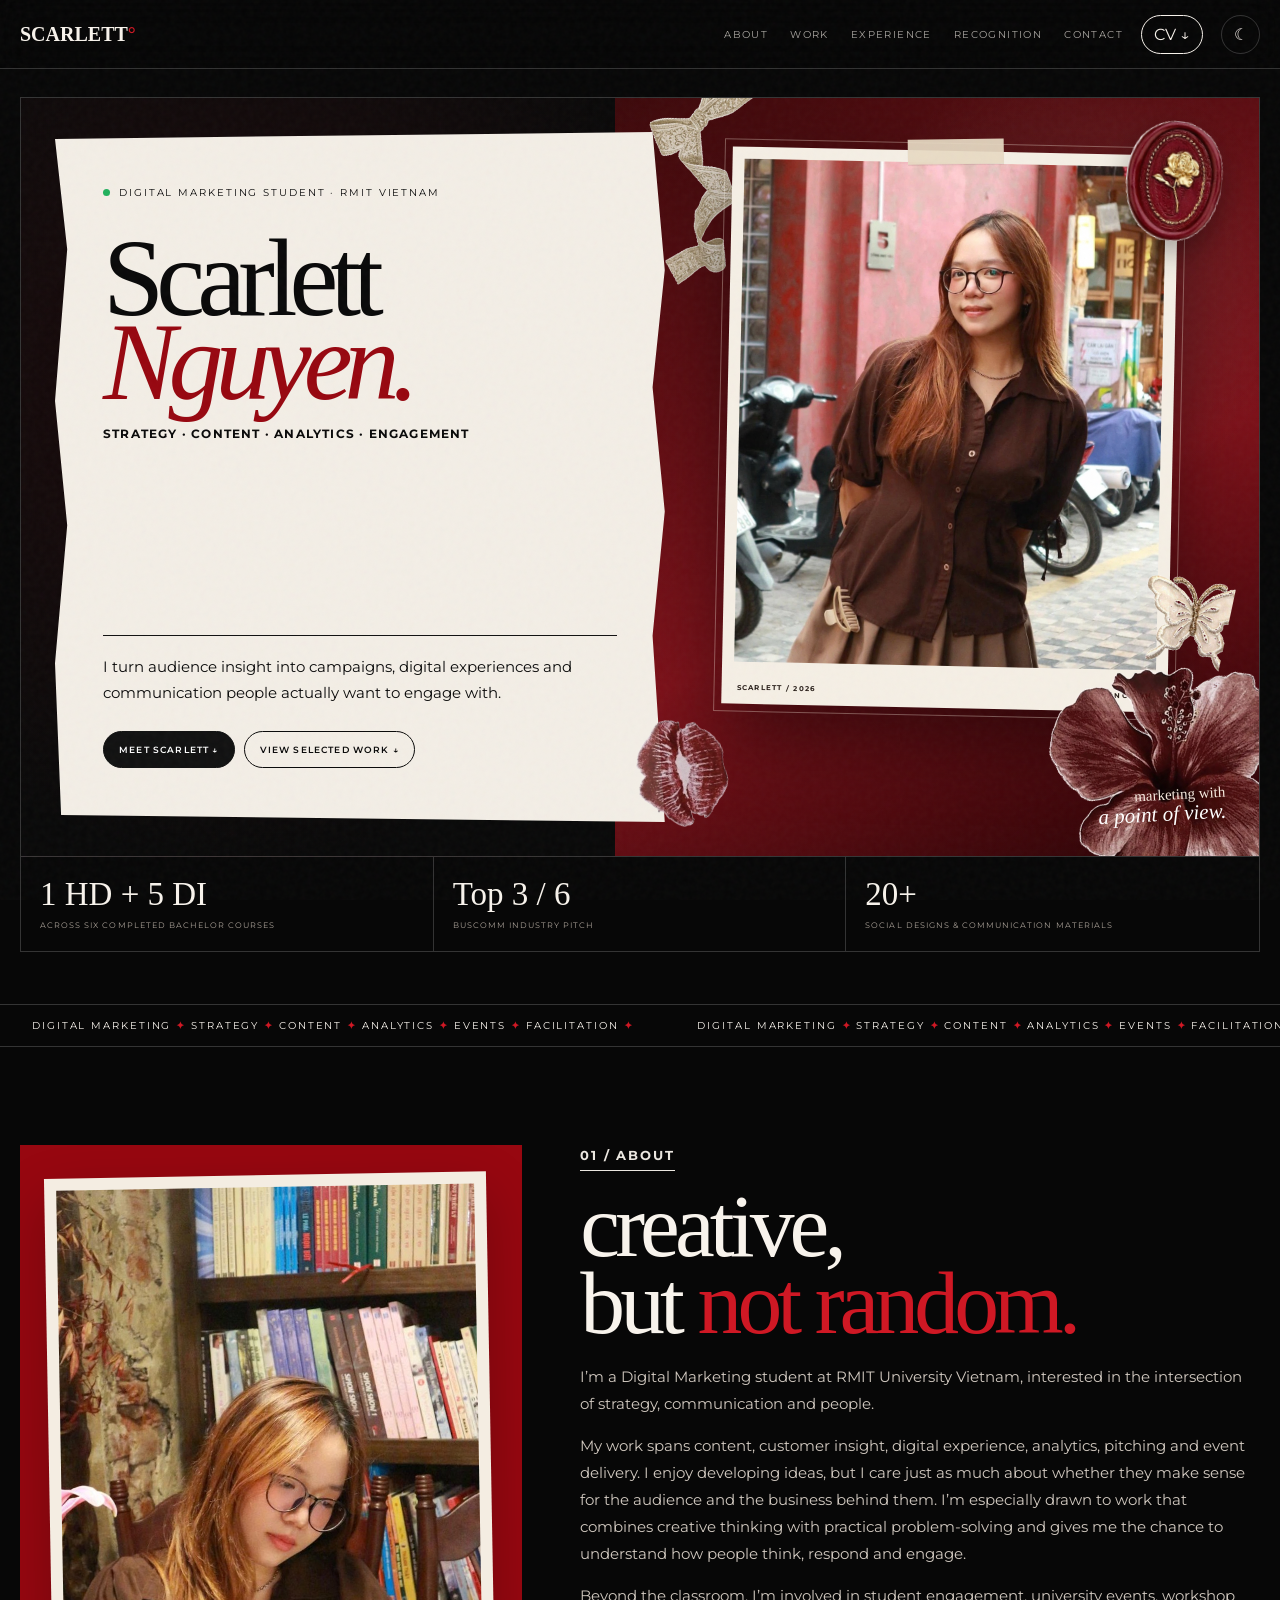
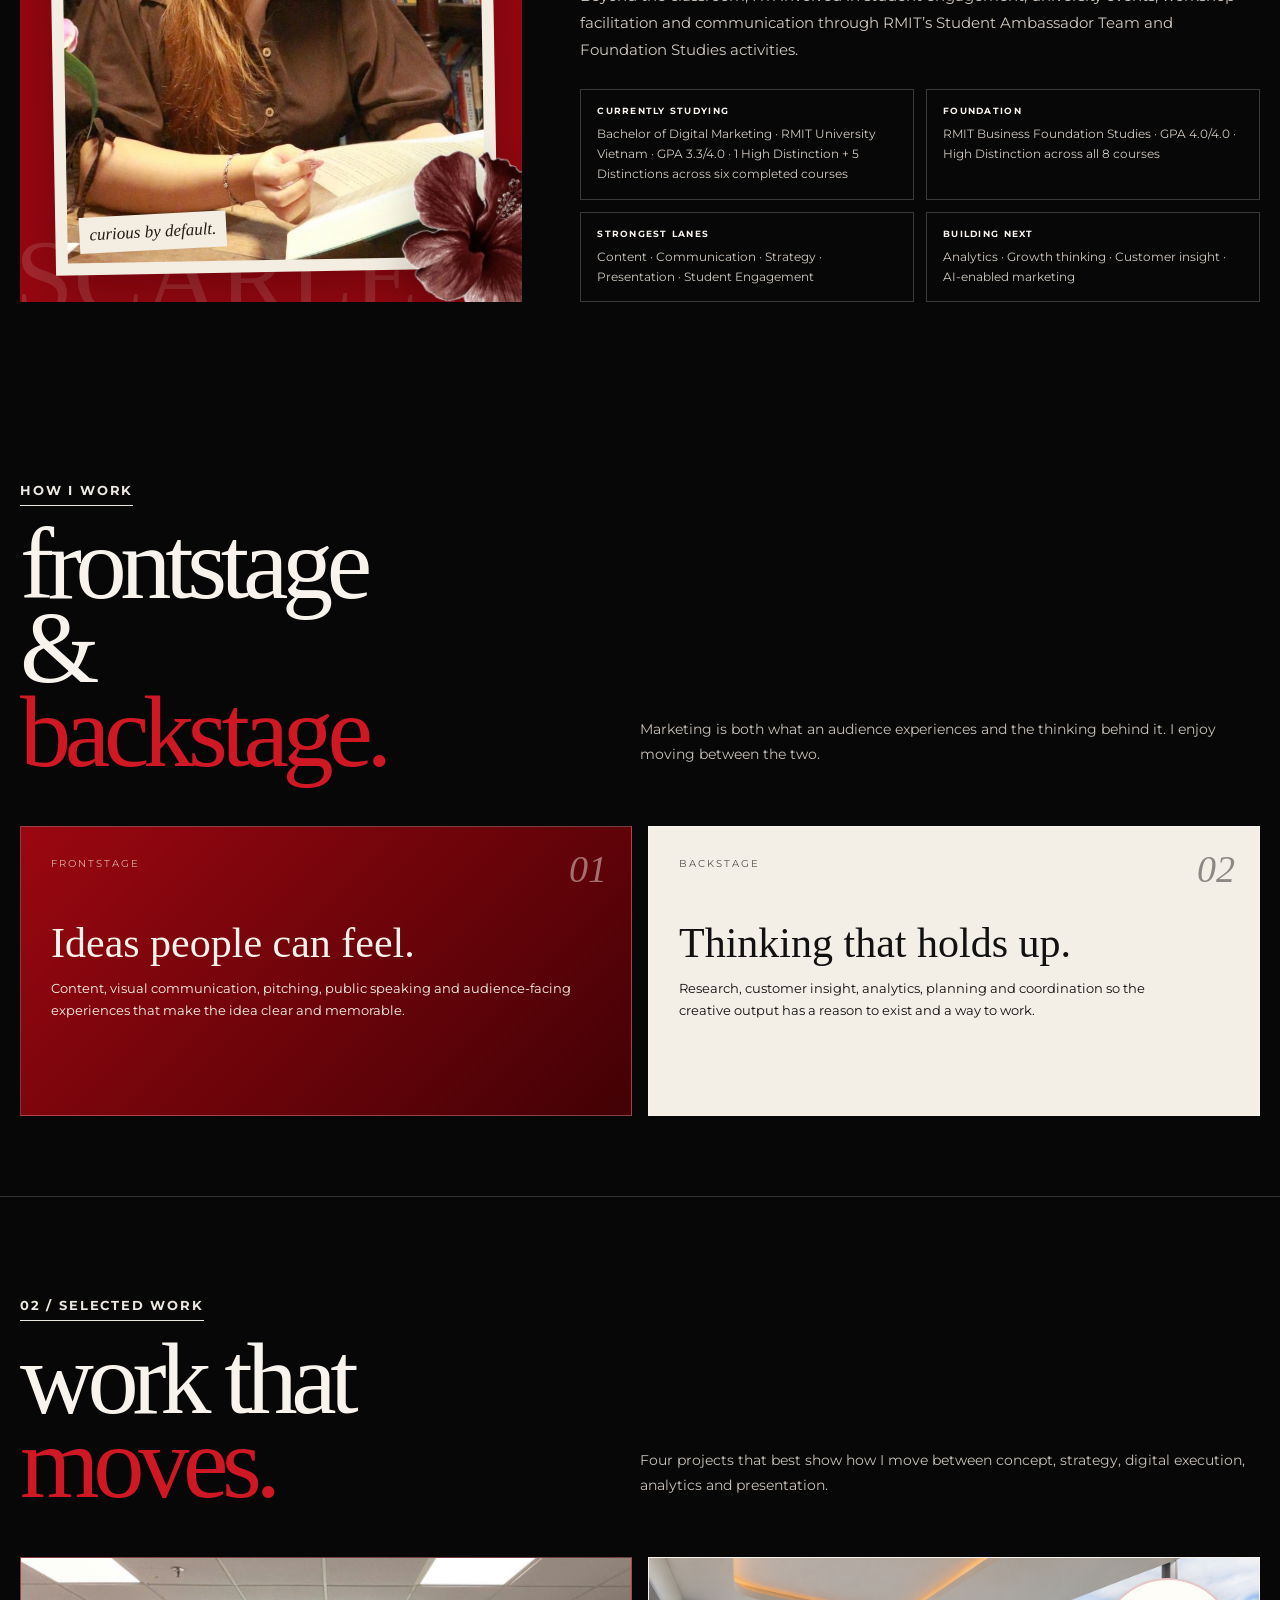
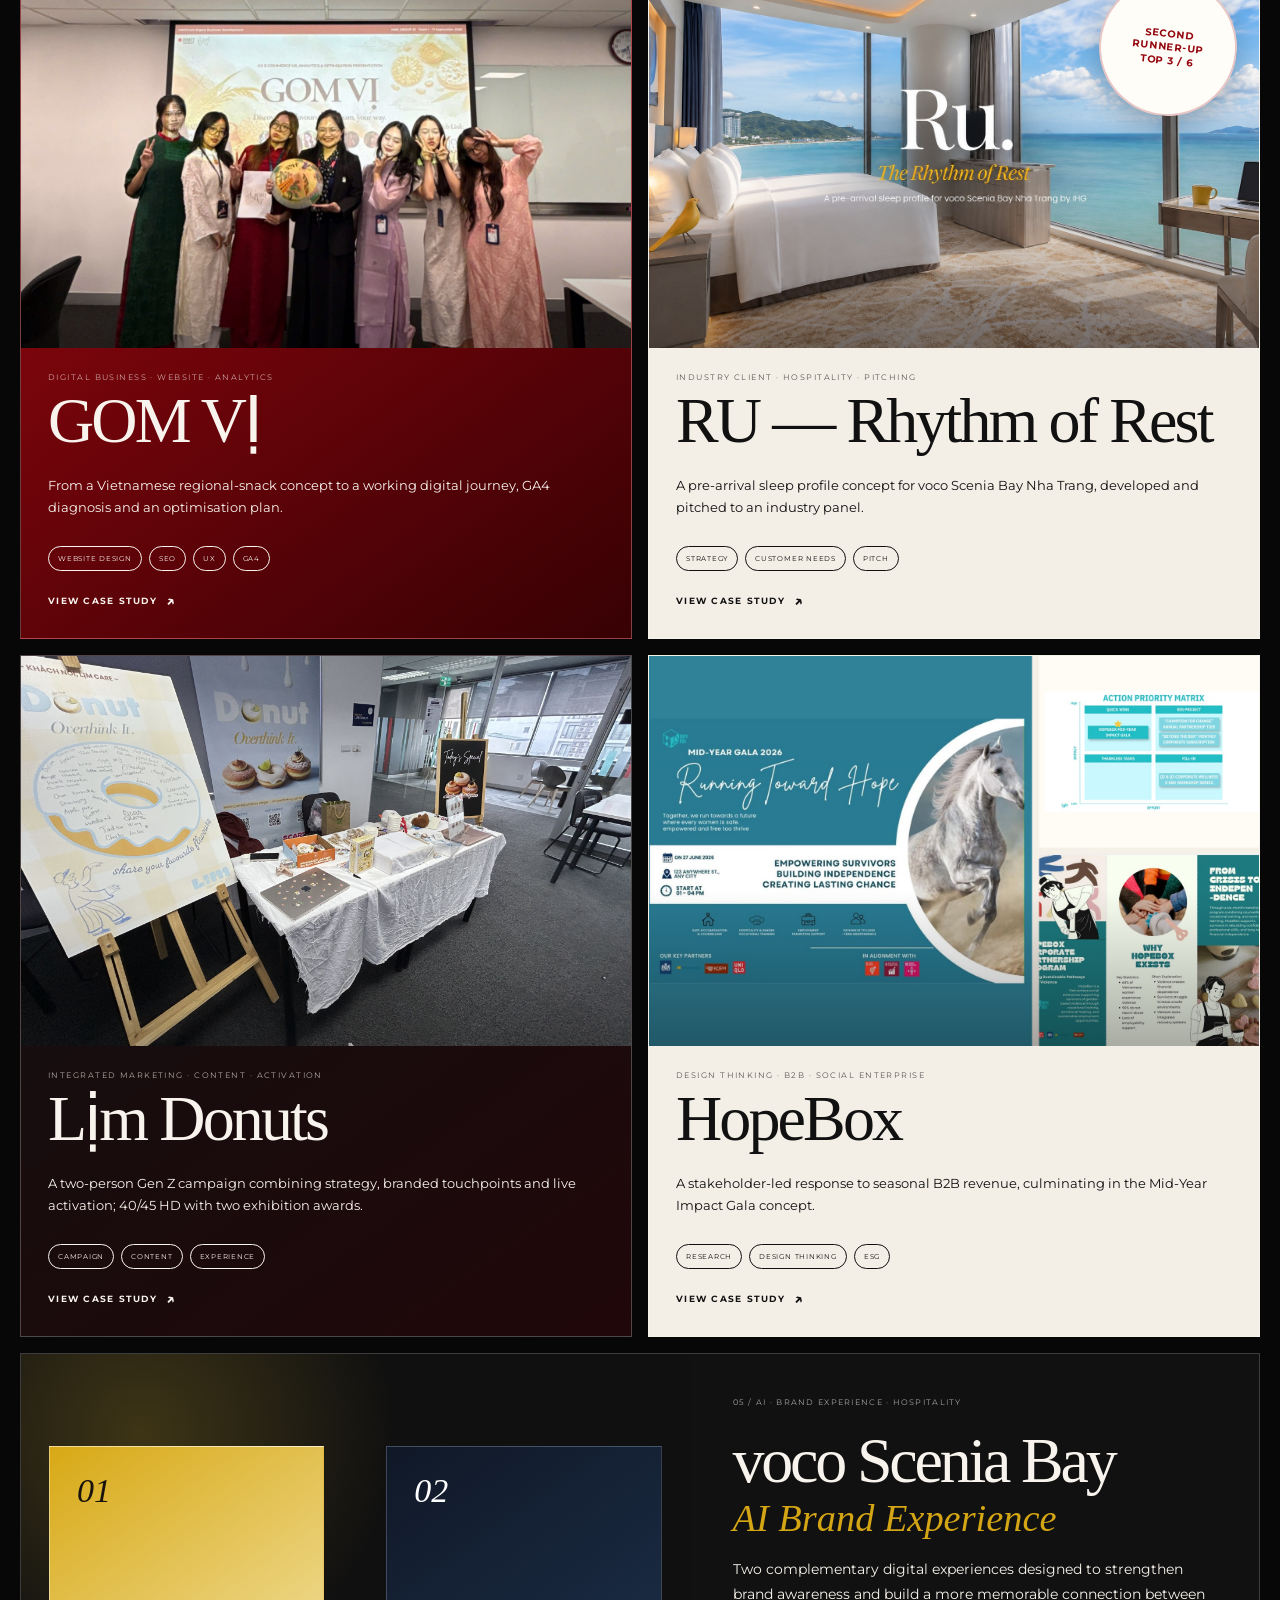
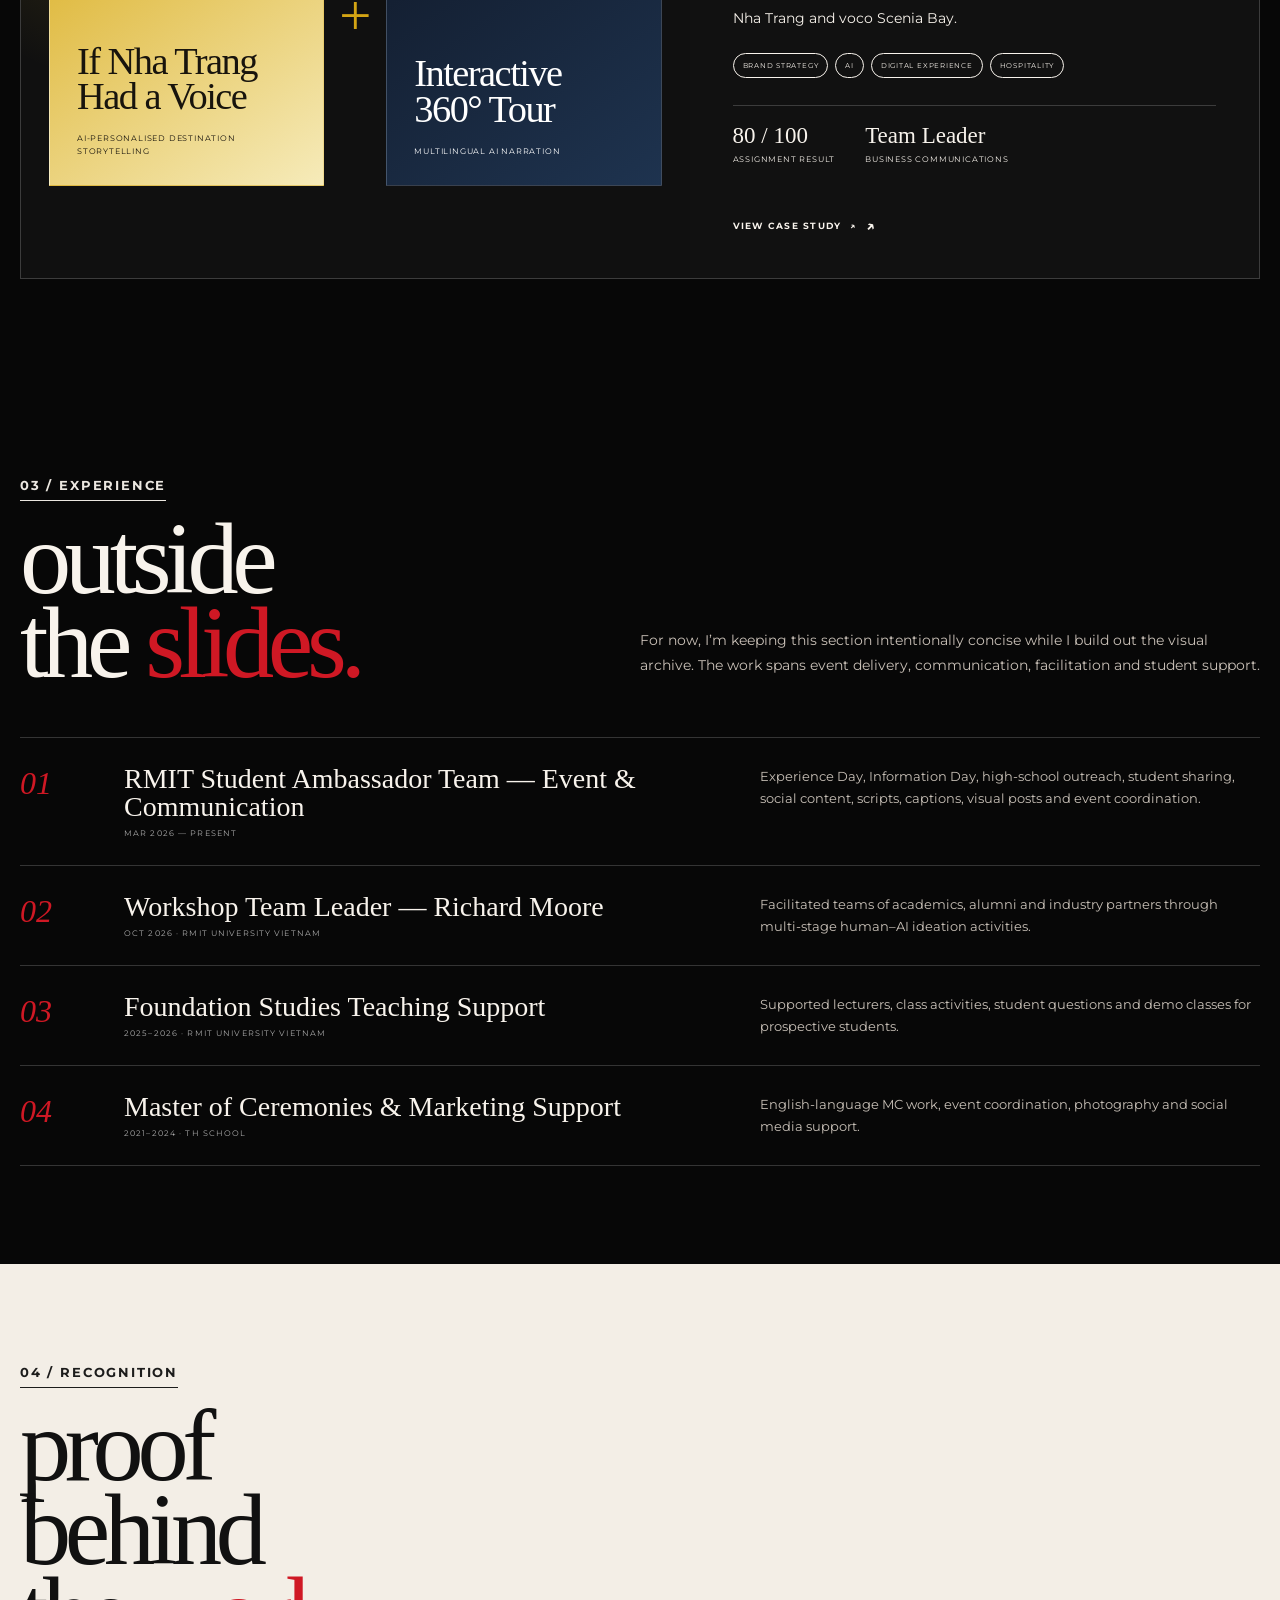
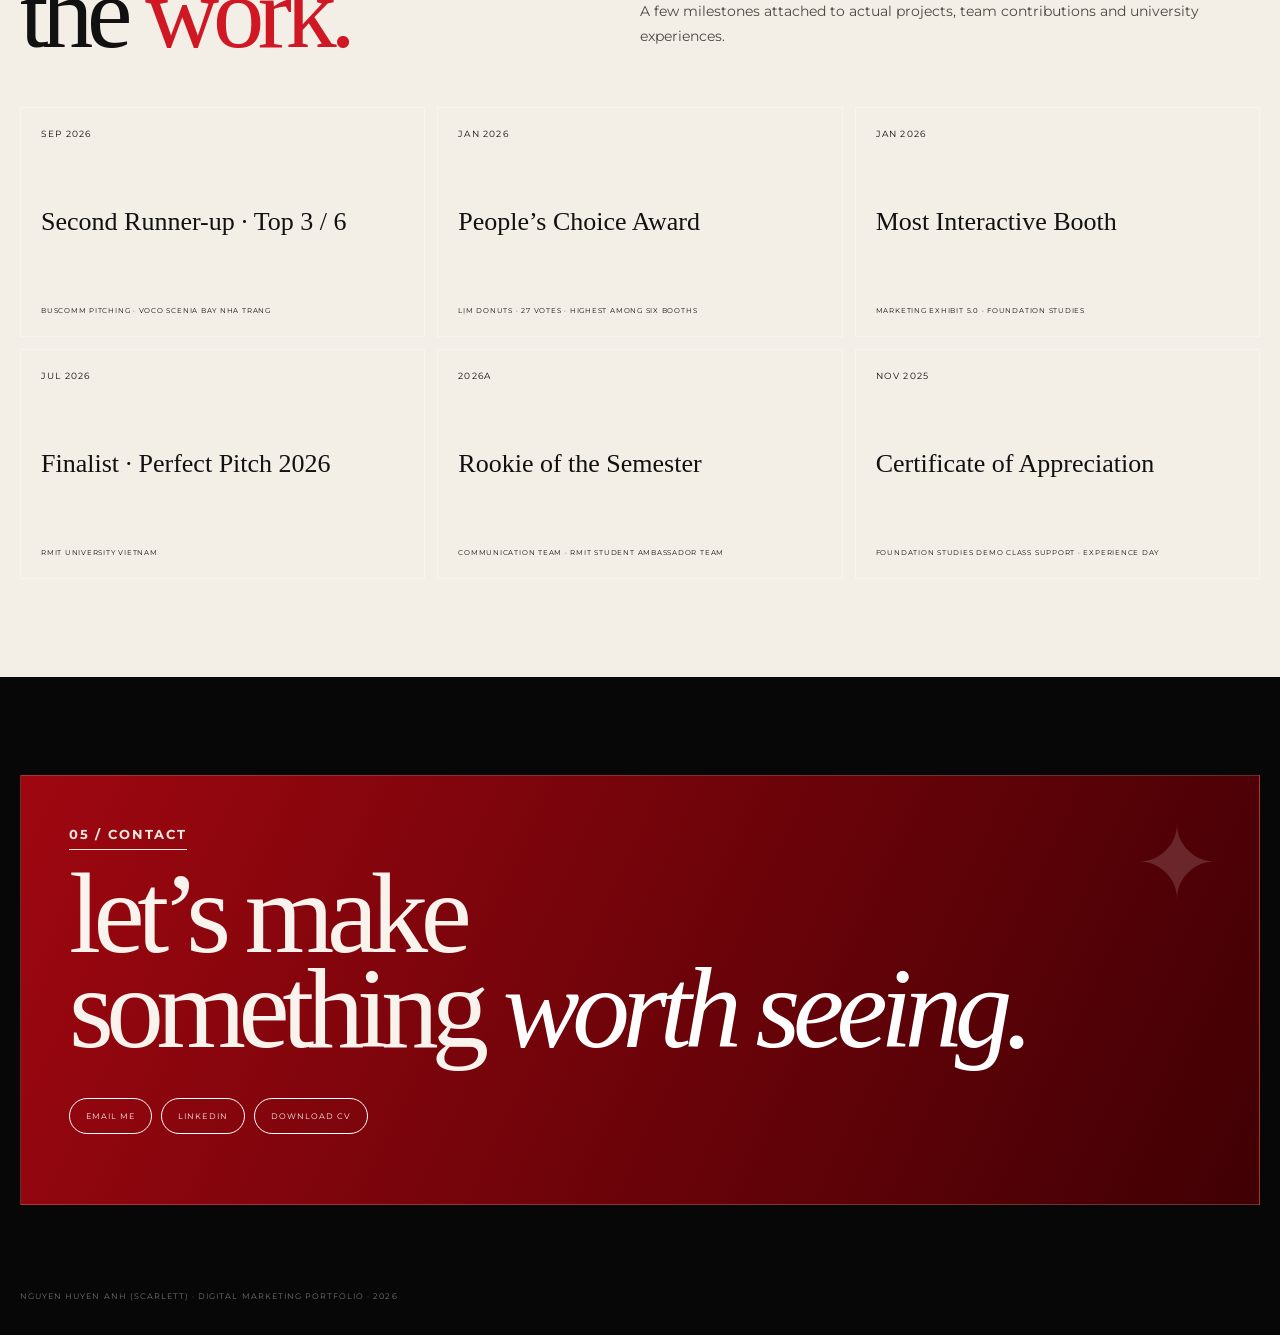
<file: index.html>
<!DOCTYPE html>
<html lang="en"><head><meta charset="utf-8"/>
<meta content="width=device-width,initial-scale=1" name="viewport"/>
<meta content="Scarlett Nguyen — Digital Marketing Portfolio" name="description"/>
<title>Scarlett Nguyen — Digital Marketing Portfolio</title><link href="styles.css" rel="stylesheet"/></head><body><div class="noise"></div><nav><div class="wrap nav">
<a class="brand" href="index.html#top">SCARLETT<b>°</b></a>
<div class="nav-right">
<div class="links"><a href="index.html#about">About</a><a href="index.html#work">Work</a><a href="index.html#experience">Experience</a><a href="index.html#recognition">Recognition</a><a href="index.html#contact">Contact</a></div>
<a class="nav-cv" href="cv.html">CV ↓</a>
<button aria-label="Switch colour theme" class="theme-toggle" id="themeToggle"><span class="moon">☾</span><span class="sun">☀</span></button>
</div></div></nav>
<main id="top">
<header class="hero"><div class="wrap">
<div class="scrapbook personal-hero reveal">
<div class="hero-board"></div>
<img alt="" class="decor-user decor-flower-user" src="assets/decor-user/burgundy-flower.png"/>
<img alt="" class="decor-user decor-wax-user" src="assets/decor-user/wax-rose.png"/>
<img alt="" class="decor-user decor-ribbon-user" src="assets/decor-user/cream-ribbon.png"/>
<img alt="" class="decor-user decor-lips-user" src="assets/decor-user/lip-print.png"/>
<img alt="" class="decor-user decor-butterfly-user" src="assets/decor-user/cream-butterfly.png"/>
<div aria-label="Portrait of Scarlett Nguyen" class="portrait-paper">
<div class="portrait-tape"></div>
<img alt="Scarlett Nguyen" src="assets/personal/scarlett-hero.jpg"/>
<div class="portrait-caption"><span>SCARLETT / 2026</span><span>HANOI, VN</span></div>
</div>
<div class="hero-side-note">marketing with<br/><em>a point of view.</em></div>
<article class="paper-rip">
<div>
<div class="hero-kicker"><i></i> Digital Marketing Student · RMIT Vietnam</div>
<h1>Scarlett<br/><em>Nguyen.</em></h1>
<div class="hero-role">Strategy · Content · Analytics · Engagement</div>
</div>
<div>
<div class="hero-copy">I turn audience insight into campaigns, digital experiences and communication people actually want to engage with.</div>
<div class="hero-actions"><a class="btn dark" href="#about">Meet Scarlett ↓</a><a class="btn" href="#work">View selected work ↓</a></div>
</div>
</article>
</div>
<div class="hero-stats">
<div class="hero-stat"><strong>1 HD + 5 DI</strong><span>Across six completed Bachelor courses</span></div>
<div class="hero-stat"><strong>Top 3 / 6</strong><span>BUSCOMM industry pitch</span></div>
<div class="hero-stat"><strong>20+</strong><span>Social designs &amp; communication materials</span></div>
</div>
</div></header>
<div class="marquee"><div class="track"><span>Digital Marketing <b>✦</b> Strategy <b>✦</b> Content <b>✦</b> Analytics <b>✦</b> Events <b>✦</b> Facilitation <b>✦</b></span><span>Digital Marketing <b>✦</b> Strategy <b>✦</b> Content <b>✦</b> Analytics <b>✦</b> Events <b>✦</b> Facilitation <b>✦</b></span></div></div><section id="about"><div class="wrap about">
<aside class="about-card reveal">
<div class="about-portrait">
<img alt="Scarlett Nguyen reading" src="assets/personal/scarlett-about.jpg"/>
<img alt="" class="about-flower" src="assets/decor-user/burgundy-flower.png"/>
<span class="about-caption">curious by default.</span>
</div>
</aside>
<article class="about-text reveal">
<div class="eyebrow">01 / About</div><h2>creative,<br/>but <span class="red">not random.</span></h2>
<p>I’m a Digital Marketing student at RMIT University Vietnam, interested in the intersection of strategy, communication and people.</p>
<p>My work spans content, customer insight, digital experience, analytics, pitching and event delivery. I enjoy developing ideas, but I care just as much about whether they make sense for the audience and the business behind them. I’m especially drawn to work that combines creative thinking with practical problem-solving and gives me the chance to understand how people think, respond and engage.</p>
<p>Beyond the classroom, I’m involved in student engagement, university events, workshop facilitation and communication through RMIT’s Student Ambassador Team and Foundation Studies activities.</p>
<div class="about-grid-meta">
<div class="meta-card"><strong>Currently studying</strong><span>Bachelor of Digital Marketing · RMIT University Vietnam · GPA 3.3/4.0 · 1 High Distinction + 5 Distinctions across six completed courses</span></div>
<div class="meta-card"><strong>Foundation</strong><span>RMIT Business Foundation Studies · GPA 4.0/4.0 · High Distinction across all 8 courses</span></div>
<div class="meta-card"><strong>Strongest lanes</strong><span>Content · Communication · Strategy · Presentation · Student Engagement</span></div>
<div class="meta-card"><strong>Building next</strong><span>Analytics · Growth thinking · Customer insight · AI-enabled marketing</span></div>
</div>
</article>
</div></section>
<section class="approach" id="approach"><div class="wrap">
<div class="head reveal"><div><div class="eyebrow">How I work</div><h2>frontstage<br/>&amp; <span class="red">backstage.</span></h2></div>
<p>Marketing is both what an audience experiences and the thinking behind it. I enjoy moving between the two.</p></div>
<div class="approach-grid">
<article class="approach-card red-panel reveal"><span class="num">01</span><div class="eyebrow">Frontstage</div><h3>Ideas people can feel.</h3><p>Content, visual communication, pitching, public speaking and audience-facing experiences that make the idea clear and memorable.</p></article>
<article class="approach-card paper-panel reveal"><span class="num">02</span><div class="eyebrow">Backstage</div><h3>Thinking that holds up.</h3><p>Research, customer insight, analytics, planning and coordination so the creative output has a reason to exist and a way to work.</p></article>
</div>
</div></section>
<section id="work"><div class="wrap">
<div class="head reveal"><div><div class="eyebrow">02 / Selected Work</div><h2>work that<br/><span class="red">moves.</span></h2></div>
<p>Four projects that best show how I move between concept, strategy, digital execution, analytics and presentation.</p></div>
<div class="projects">
<a class="project redcard reveal" href="projects/gom-vi.html"><div class="cover"><img alt="GOM VỊ cover" src="assets/projects/gom-cover.jpg"/></div><div class="pc"><div class="idx">Digital Business · Website · Analytics</div><h3>GOM VỊ</h3><p>From a Vietnamese regional-snack concept to a working digital journey, GA4 diagnosis and an optimisation plan.</p><div class="tags"><span class="tag">Website Design</span><span class="tag">SEO</span><span class="tag">UX</span><span class="tag">GA4</span></div><span class="card-link">View case study</span></div></a>
<a class="project paper reveal" href="projects/ru.html"><div class="sticker">Second<br/>Runner-up<br/>Top 3 / 6</div><div class="cover"><img alt="RU cover" src="assets/projects/ru/key-visual.jpg"/></div><div class="pc"><div class="idx">Industry Client · Hospitality · Pitching</div><h3>RU — Rhythm of Rest</h3><p>A pre-arrival sleep profile concept for voco Scenia Bay Nha Trang, developed and pitched to an industry panel.</p><div class="tags"><span class="tag">Strategy</span><span class="tag">Customer Needs</span><span class="tag">Pitch</span></div><span class="card-link">View case study</span></div></a>
<a class="project darkcard reveal" href="projects/lim-donuts.html"><div class="cover"><img alt="Lịm Donuts Marketing Exhibit booth" src="assets/projects/lim-cover.jpg"/></div><div class="pc"><div class="idx">Integrated Marketing · Content · Activation</div><h3>Lịm Donuts</h3><p>A two-person Gen Z campaign combining strategy, branded touchpoints and live activation; 40/45 HD with two exhibition awards.</p><div class="tags"><span class="tag">Campaign</span><span class="tag">Content</span><span class="tag">Experience</span></div><span class="card-link">View case study</span></div></a>
<a class="project paper reveal" href="projects/hopebox.html"><div class="cover"><img alt="HopeBox cover" src="assets/projects/hope-cover.jpg"/></div><div class="pc"><div class="idx">Design Thinking · B2B · Social Enterprise</div><h3>HopeBox</h3><p>A stakeholder-led response to seasonal B2B revenue, culminating in the Mid-Year Impact Gala concept.</p><div class="tags"><span class="tag">Research</span><span class="tag">Design Thinking</span><span class="tag">ESG</span></div><span class="card-link">View case study</span></div></a>
<a
  class="project voco-feature"
  href="projects/voco-brand-experience.html">

  <div class="voco-feature-art">

    <div class="voco-feature-art-inner">

      <div class="voco-mini-card gold">

        <span>01</span>

        <strong>
          If Nha Trang<br>
          Had a Voice
        </strong>

        <small>
          AI-personalised
          destination storytelling
        </small>

      </div>


      <div class="voco-mini-plus">
        +
      </div>


      <div class="voco-mini-card navy">

        <span>02</span>

        <strong>
          Interactive<br>
          360° Tour
        </strong>

        <small>
          Multilingual
          AI narration
        </small>

      </div>

    </div>

  </div>


  <div class="voco-feature-copy">

    <div class="idx">
      05 / AI · BRAND EXPERIENCE · HOSPITALITY
    </div>

    <h3>
      voco Scenia Bay
    </h3>

    <h4>
      AI Brand Experience
    </h4>

    <p>
      Two complementary digital experiences
      designed to strengthen brand awareness
      and build a more memorable connection
      between Nha Trang and voco Scenia Bay.
    </p>


    <div class="tags">

      <span class="tag">
        BRAND STRATEGY
      </span>

      <span class="tag">
        AI
      </span>

      <span class="tag">
        DIGITAL EXPERIENCE
      </span>

      <span class="tag">
        HOSPITALITY
      </span>

    </div>


    <div class="voco-feature-proof">

      <span>
        <strong>80 / 100</strong>
        Assignment result
      </span>

      <span>
        <strong>Team Leader</strong>
        Business Communications
      </span>

    </div>


    <span class="card-link">
      VIEW CASE STUDY
      <b>↗</b>
    </span>

  </div>

</a>
</div>
</div></section>
<section id="experience"><div class="wrap">
<div class="head reveal"><div><div class="eyebrow">03 / Experience</div><h2>outside<br/>the <span class="red">slides.</span></h2></div>
<p>For now, I’m keeping this section intentionally concise while I build out the visual archive. The work spans event delivery, communication, facilitation and student support.</p></div>
<div class="exp-list">
<article class="exp reveal"><div class="exp-no">01</div><div><h3>RMIT Student Ambassador Team — Event &amp; Communication</h3><div class="org">Mar 2026 — Present</div></div><p>Experience Day, Information Day, high-school outreach, student sharing, social content, scripts, captions, visual posts and event coordination.</p></article>
<article class="exp reveal"><div class="exp-no">02</div><div><h3>Workshop Team Leader — Richard Moore</h3><div class="org">Oct 2026 · RMIT University Vietnam</div></div><p>Facilitated teams of academics, alumni and industry partners through multi-stage human–AI ideation activities.</p></article>
<article class="exp reveal"><div class="exp-no">03</div><div><h3>Foundation Studies Teaching Support</h3><div class="org">2025–2026 · RMIT University Vietnam</div></div><p>Supported lecturers, class activities, student questions and demo classes for prospective students.</p></article>
<article class="exp reveal"><div class="exp-no">04</div><div><h3>Master of Ceremonies &amp; Marketing Support</h3><div class="org">2021–2024 · TH School</div></div><p>English-language MC work, event coordination, photography and social media support.</p></article>
</div>
</div></section>

<section class="recognition" id="recognition"><div class="wrap">
<div class="head reveal"><div><div class="eyebrow">04 / Recognition</div><h2>proof behind<br/>the <span class="red">work.</span></h2></div><p style="color:#4e4843">A few milestones attached to actual projects, team contributions and university experiences.</p></div>
<div class="awards">
<a class="award reveal" href="recognition/buscomm.html"><div class="year">SEP 2026</div><h4>Second Runner-up · Top 3 / 6</h4><small>BUSCOMM Pitching · voco Scenia Bay Nha Trang</small></a>
<a class="award reveal" href="recognition/lim-awards.html"><div class="year">JAN 2026</div><h4>People’s Choice Award</h4><small>Lịm Donuts · 27 votes · highest among six booths</small></a>
<a class="award reveal" href="recognition/lim-awards.html"><div class="year">JAN 2026</div><h4>Most Interactive Booth</h4><small>Marketing Exhibit 5.0 · Foundation Studies</small></a>
<div class="award reveal"><div class="year">JUL 2026</div><h4>Finalist · Perfect Pitch 2026</h4><small>RMIT University Vietnam</small></div>
<div class="award reveal"><div class="year">2026A</div><h4>Rookie of the Semester</h4><small>Communication Team · RMIT Student Ambassador Team</small></div>
<div class="award reveal"><div class="year">NOV 2025</div><h4>Certificate of Appreciation</h4><small>Foundation Studies Demo Class Support · Experience Day</small></div>
</div>
</div></section>
<section class="contact" id="contact"><div class="wrap"><div class="contact-box reveal">
<div class="eyebrow">05 / Contact</div><h2>let’s make<br/>something <em>worth seeing.</em></h2>
<div class="contact-links"><a class="pill" href="mailto:ngyenscar19@gmail.com">Email me</a><a class="pill" href="https://www.linkedin.com/in/scarlett-nguyen-362771365/" rel="noreferrer" target="_blank">LinkedIn</a><a class="pill" href="cv.html">Download CV</a>
</div></div></section>
</main>
<footer><div class="wrap">Nguyen Huyen Anh (Scarlett) · Digital Marketing Portfolio · 2026</div></footer>
<script src="script.js"></script></body></html>
</file>
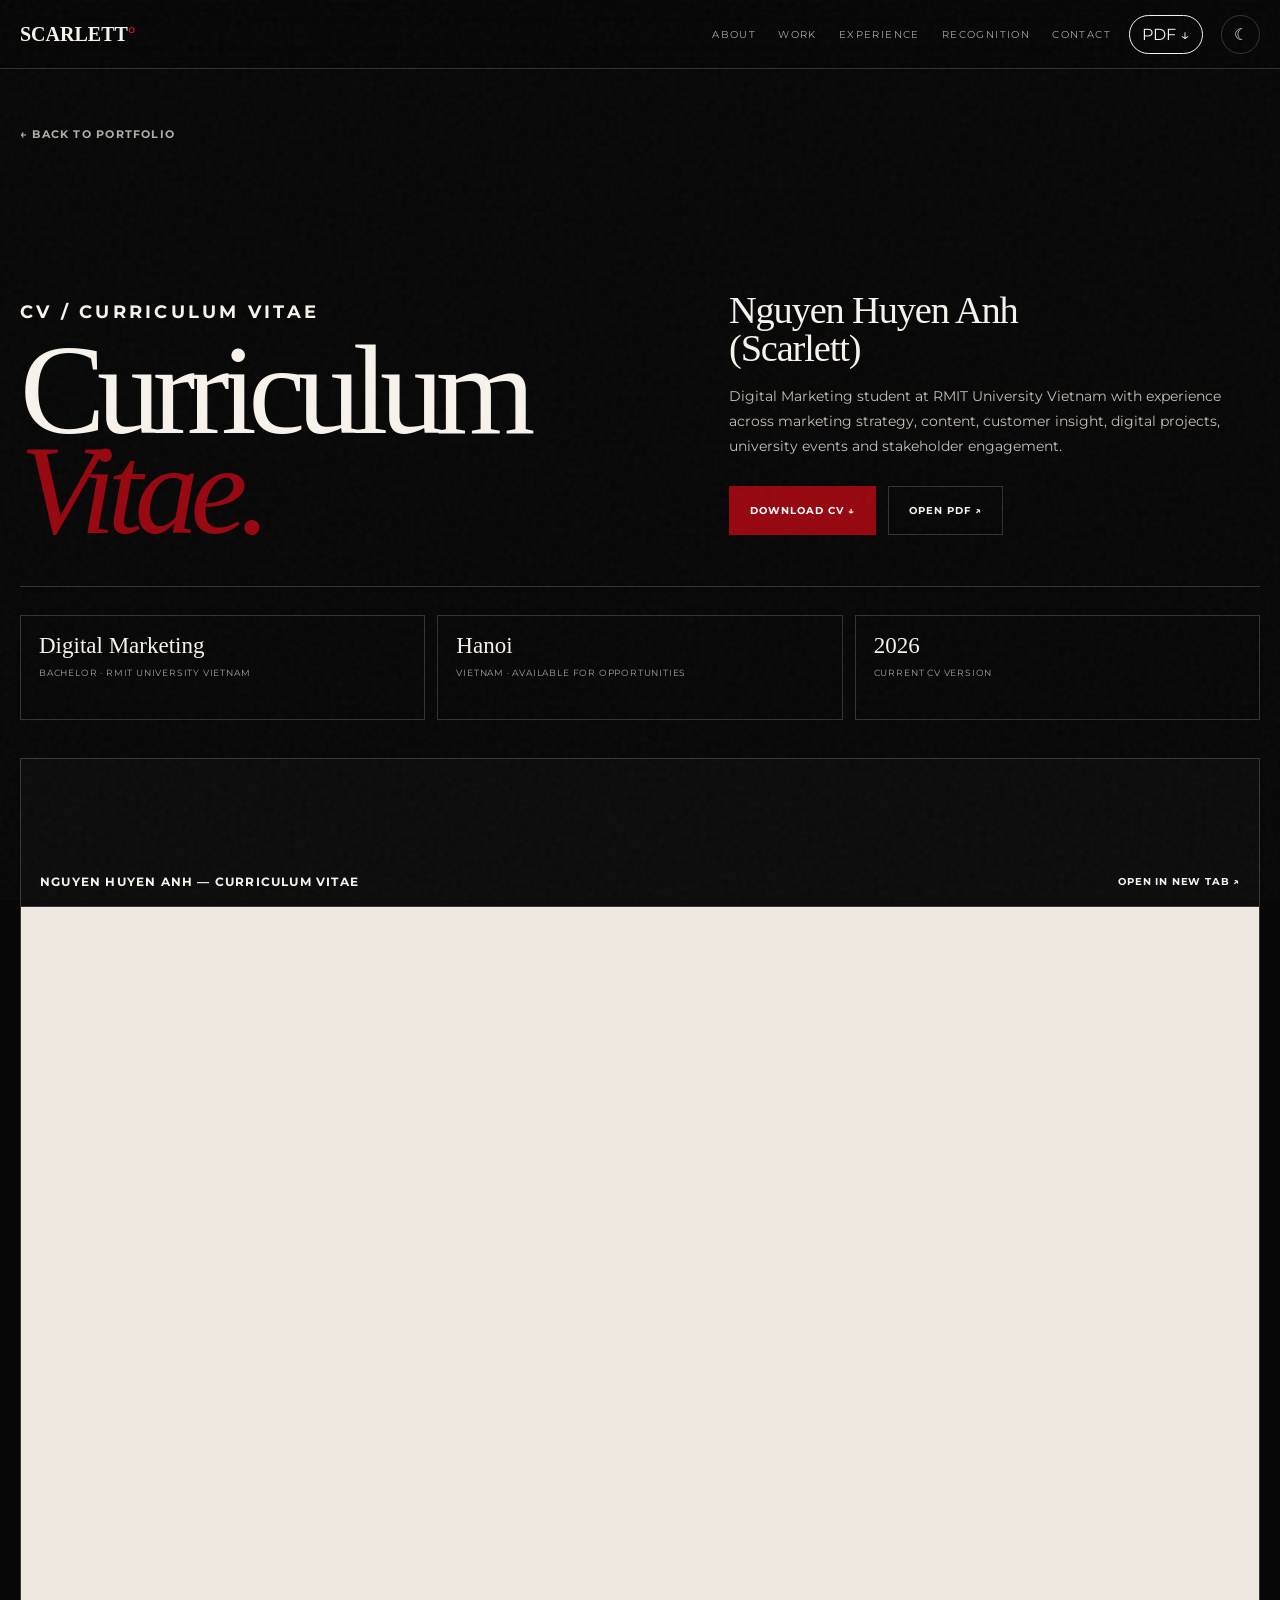
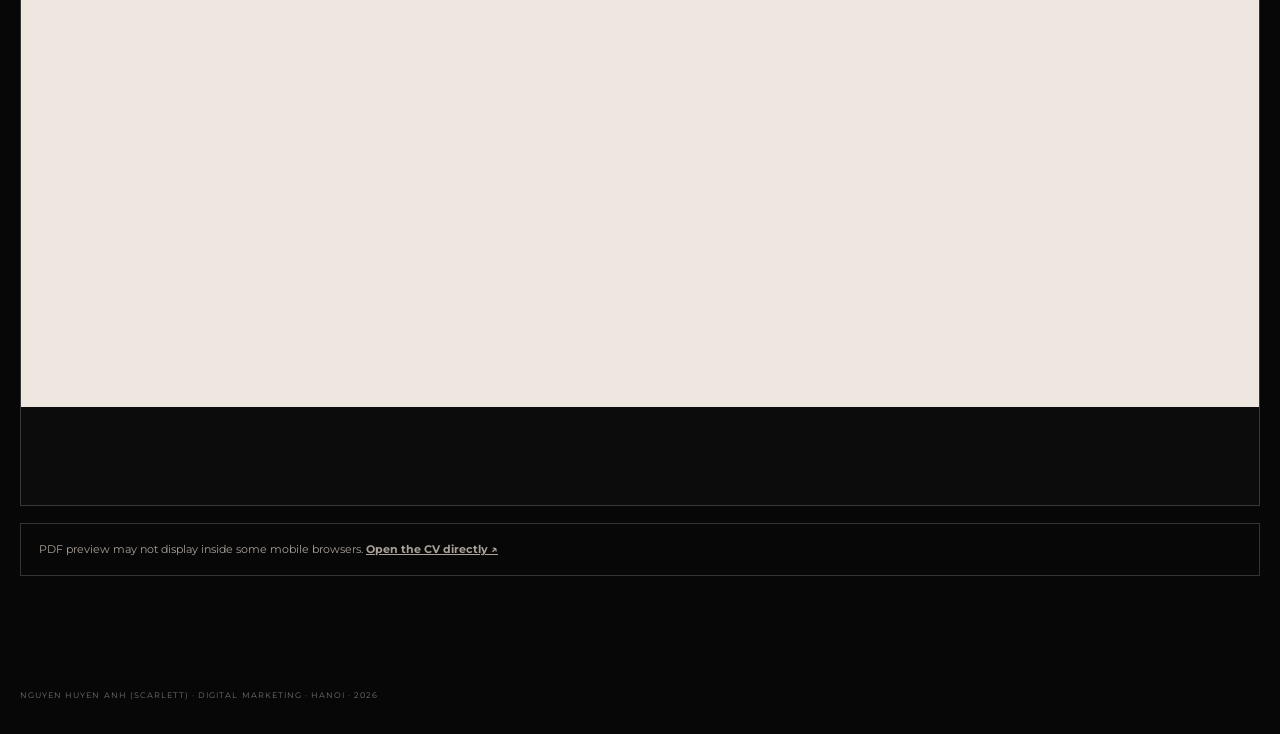
<file: cv.html>
<!doctype html>
<html lang="en">

<head>

  <meta charset="utf-8">

  <meta
    name="viewport"
    content="width=device-width,initial-scale=1">

  <meta
    name="description"
    content="Curriculum Vitae — Nguyen Huyen Anh (Scarlett), Digital Marketing student at RMIT University Vietnam">

  <title>
    CV — Scarlett Nguyen
  </title>

  <link
    rel="stylesheet"
    href="styles.css">

  <style>

    /* =============================================
       SCARLETT — CV PAGE
       ============================================= */

    .cv-page{
      padding:
        54px 0
        90px;
    }

    .cv-back{
      display:
        inline-flex;

      margin-bottom:
        52px;

      font-size:
        11px;

      font-weight:
        700;

      text-transform:
        uppercase;

      letter-spacing:
        .11em;

      text-decoration:
        none;

      opacity:
        .7;

      transition:
        opacity .2s ease,
        transform .2s ease;
    }

    .cv-back:hover{
      opacity:
        1;

      transform:
        translateX(-3px);
    }


    /* HERO */

    .cv-hero{
      display:
        grid;

      grid-template-columns:
        minmax(0,1.1fr)
        minmax(320px,.9fr);

      gap:
        60px;

      align-items:
        end;

      padding-bottom:
        46px;

      border-bottom:
        1px solid
        var(--line);
    }

    .cv-eyebrow{
      display:
        block;

      margin-bottom:
        18px;

      font-size:
        18px;

      font-weight:
        700;

      text-transform:
        uppercase;

      letter-spacing:
        .18em;
    }

    .cv-hero h1{
      margin:
        0;

      font:
        400
        clamp(72px,10vw,145px)
        /.78
        var(--display);

      letter-spacing:
        -.065em;
    }

    .cv-hero h1 span{
      display:
        block;

      color:
        var(--red);

      font-style:
        italic;
    }

    .cv-intro{
      padding-bottom:
        5px;
    }

    .cv-intro h2{
      margin:
        0 0 16px;

      font:
        400
        clamp(27px,3vw,40px)
        /1
        var(--display);

      letter-spacing:
        -.03em;
    }

    .cv-intro p{
      margin:
        0;

      max-width:
        580px;

      font-size:
        14px;

      line-height:
        1.8;

      color:
        #c7bfb6;
    }


    /* ACTION BUTTONS */

    .cv-actions{
      display:
        flex;

      flex-wrap:
        wrap;

      gap:
        12px;

      margin-top:
        27px;
    }

    .cv-action{
      display:
        inline-flex;

      align-items:
        center;

      justify-content:
        center;

      min-height:
        49px;

      padding:
        0 20px;

      border:
        1px solid
        var(--line);

      text-decoration:
        none;

      font-size:
        10px;

      font-weight:
        700;

      text-transform:
        uppercase;

      letter-spacing:
        .1em;

      transition:
        transform .2s ease,
        background .2s ease;
    }

    .cv-action:hover{
      transform:
        translateY(-2px);
    }

    .cv-action.primary{
      background:
        var(--red);

      border-color:
        var(--red);

      color:
        white;
    }


    /* INFO STRIP */

    .cv-meta{
      display:
        grid;

      grid-template-columns:
        repeat(3,1fr);

      gap:
        12px;

      margin:
        28px 0
        38px;
    }

    .cv-meta-card{
      border:
        1px solid
        var(--line);

      padding:
        18px;

      min-height:
        105px;
    }

    .cv-meta-card strong{
      display:
        block;

      margin-bottom:
        9px;

      font:
        400
        23px/1
        var(--display);
    }

    .cv-meta-card span{
      display:
        block;

      font-size:
        9px;

      line-height:
        1.6;

      text-transform:
        uppercase;

      letter-spacing:
        .09em;

      color:
        #aaa198;
    }


    /* PDF */

    .cv-document{
      border:
        1px solid
        var(--line);

      background:
        rgba(255,255,255,.02);
    }

    .cv-document-head{
      display:
        flex;

      align-items:
        center;

      justify-content:
        space-between;

      gap:
        18px;

      padding:
        17px 19px;

      border-bottom:
        1px solid
        var(--line);
    }

    .cv-document-head strong{
      font-size:
        12px;

      text-transform:
        uppercase;

      letter-spacing:
        .1em;
    }

    .cv-document-head a{
      font-size:
        10px;

      font-weight:
        700;

      text-transform:
        uppercase;

      letter-spacing:
        .08em;

      text-decoration:
        none;
    }

    .cv-viewer{
      display:
        block;

      width:
        100%;

      height:
        1100px;

      border:
        0;

      background:
        #eee7df;
    }


    /* FALLBACK */

    .cv-fallback{
      margin-top:
        17px;

      padding:
        16px 18px;

      border:
        1px solid
        var(--line);

      font-size:
        11px;

      line-height:
        1.7;

      color:
        #aaa198;
    }

    .cv-fallback a{
      font-weight:
        700;

      text-decoration:
        underline;
    }


    /* LIGHT MODE */

    body[data-theme='light']
    .cv-intro p{
      color:
        #4c443e;
    }

    body[data-theme='light']
    .cv-meta-card,
    body[data-theme='light']
    .cv-document,
    body[data-theme='light']
    .cv-fallback{
      background:
        #fffaf3;

      border-color:
        rgba(84,61,44,.30);
    }

    body[data-theme='light']
    .cv-meta-card span,
    body[data-theme='light']
    .cv-fallback{
      color:
        #5a514a;
    }


    /* MOBILE */

    @media(max-width:900px){

      .cv-hero{
        grid-template-columns:
          1fr;
      }

      .cv-meta{
        grid-template-columns:
          1fr;
      }

      .cv-viewer{
        height:
          850px;
      }

    }

    @media(max-width:640px){

      .cv-page{
        padding-top:
          38px;
      }

      .cv-eyebrow{
        font-size:
          15px;
      }

      .cv-document-head{
        align-items:
          flex-start;

        flex-direction:
          column;
      }

      .cv-viewer{
        height:
          680px;
      }

    }

  </style>

</head>


<body>

<div class="noise"></div>


<!-- NAV -->

<nav>

  <div class="wrap nav">

    <a
      class="brand"
      href="index.html#top">

      SCARLETT<b>°</b>

    </a>


    <div class="nav-right">

      <div class="links">

        <a href="index.html#about">
          About
        </a>

        <a href="index.html#work">
          Work
        </a>

        <a href="index.html#experience">
          Experience
        </a>

        <a href="index.html#recognition">
          Recognition
        </a>

        <a href="index.html#contact">
          Contact
        </a>

      </div>


      <a
        class="nav-cv"
        href="documents/scarlett-cv.pdf"
        target="_blank">

        PDF ↓

      </a>


      <button
        class="theme-toggle"
        id="themeToggle"
        aria-label="Switch colour theme">

        <span class="moon">
          ☾
        </span>

        <span class="sun">
          ☀
        </span>

      </button>

    </div>

  </div>

</nav>


<main class="cv-page">

  <div class="wrap">


    <!-- BACK -->

    <a
      class="cv-back"
      href="index.html">

      ← Back to portfolio

    </a>


    <!-- HERO -->

    <section class="cv-hero reveal">

      <div>

        <div class="cv-eyebrow">
          CV / Curriculum Vitae
        </div>

        <h1>
          Curriculum
          <span>Vitae.</span>
        </h1>

      </div>


      <div class="cv-intro">

        <h2>
          Nguyen Huyen Anh
          <br>
          (Scarlett)
        </h2>

        <p>
          Digital Marketing student at
          RMIT University Vietnam with experience
          across marketing strategy, content,
          customer insight, digital projects,
          university events and stakeholder
          engagement.
        </p>


        <div class="cv-actions">

          <a
            class="cv-action primary"
            href="documents/scarlett-cv.pdf"
            download>

            Download CV ↓

          </a>


          <a
            class="cv-action"
            href="documents/scarlett-cv.pdf"
            target="_blank">

            Open PDF ↗

          </a>

        </div>

      </div>

    </section>


    <!-- META -->

    <div class="cv-meta reveal">

      <div class="cv-meta-card">

        <strong>
          Digital Marketing
        </strong>

        <span>
          Bachelor ·
          RMIT University Vietnam
        </span>

      </div>


      <div class="cv-meta-card">

        <strong>
          Hanoi
        </strong>

        <span>
          Vietnam ·
          Available for opportunities
        </span>

      </div>


      <div class="cv-meta-card">

        <strong>
          2026
        </strong>

        <span>
          Current CV version
        </span>

      </div>

    </div>


    <!-- DOCUMENT -->

    <section class="cv-document reveal">

      <div class="cv-document-head">

        <strong>
          Nguyen Huyen Anh — Curriculum Vitae
        </strong>

        <a
          href="documents/scarlett-cv.pdf"
          target="_blank">

          Open in new tab ↗

        </a>

      </div>


      <iframe
        class="cv-viewer"
        src="documents/scarlett-cv.pdf#view=FitH"
        loading="lazy"
        title="Scarlett Nguyen Curriculum Vitae">

      </iframe>

    </section>


    <!-- FALLBACK -->

    <div class="cv-fallback reveal">

      PDF preview may not display inside some
      mobile browsers.

      <a
        href="documents/scarlett-cv.pdf"
        target="_blank">

        Open the CV directly ↗

      </a>

    </div>


  </div>

</main>


<footer>

  <div class="wrap">

    Nguyen Huyen Anh (Scarlett)
    · Digital Marketing
    · Hanoi
    · 2026

  </div>

</footer>


<script src="script.js"></script>

</body>
</html>
</file>
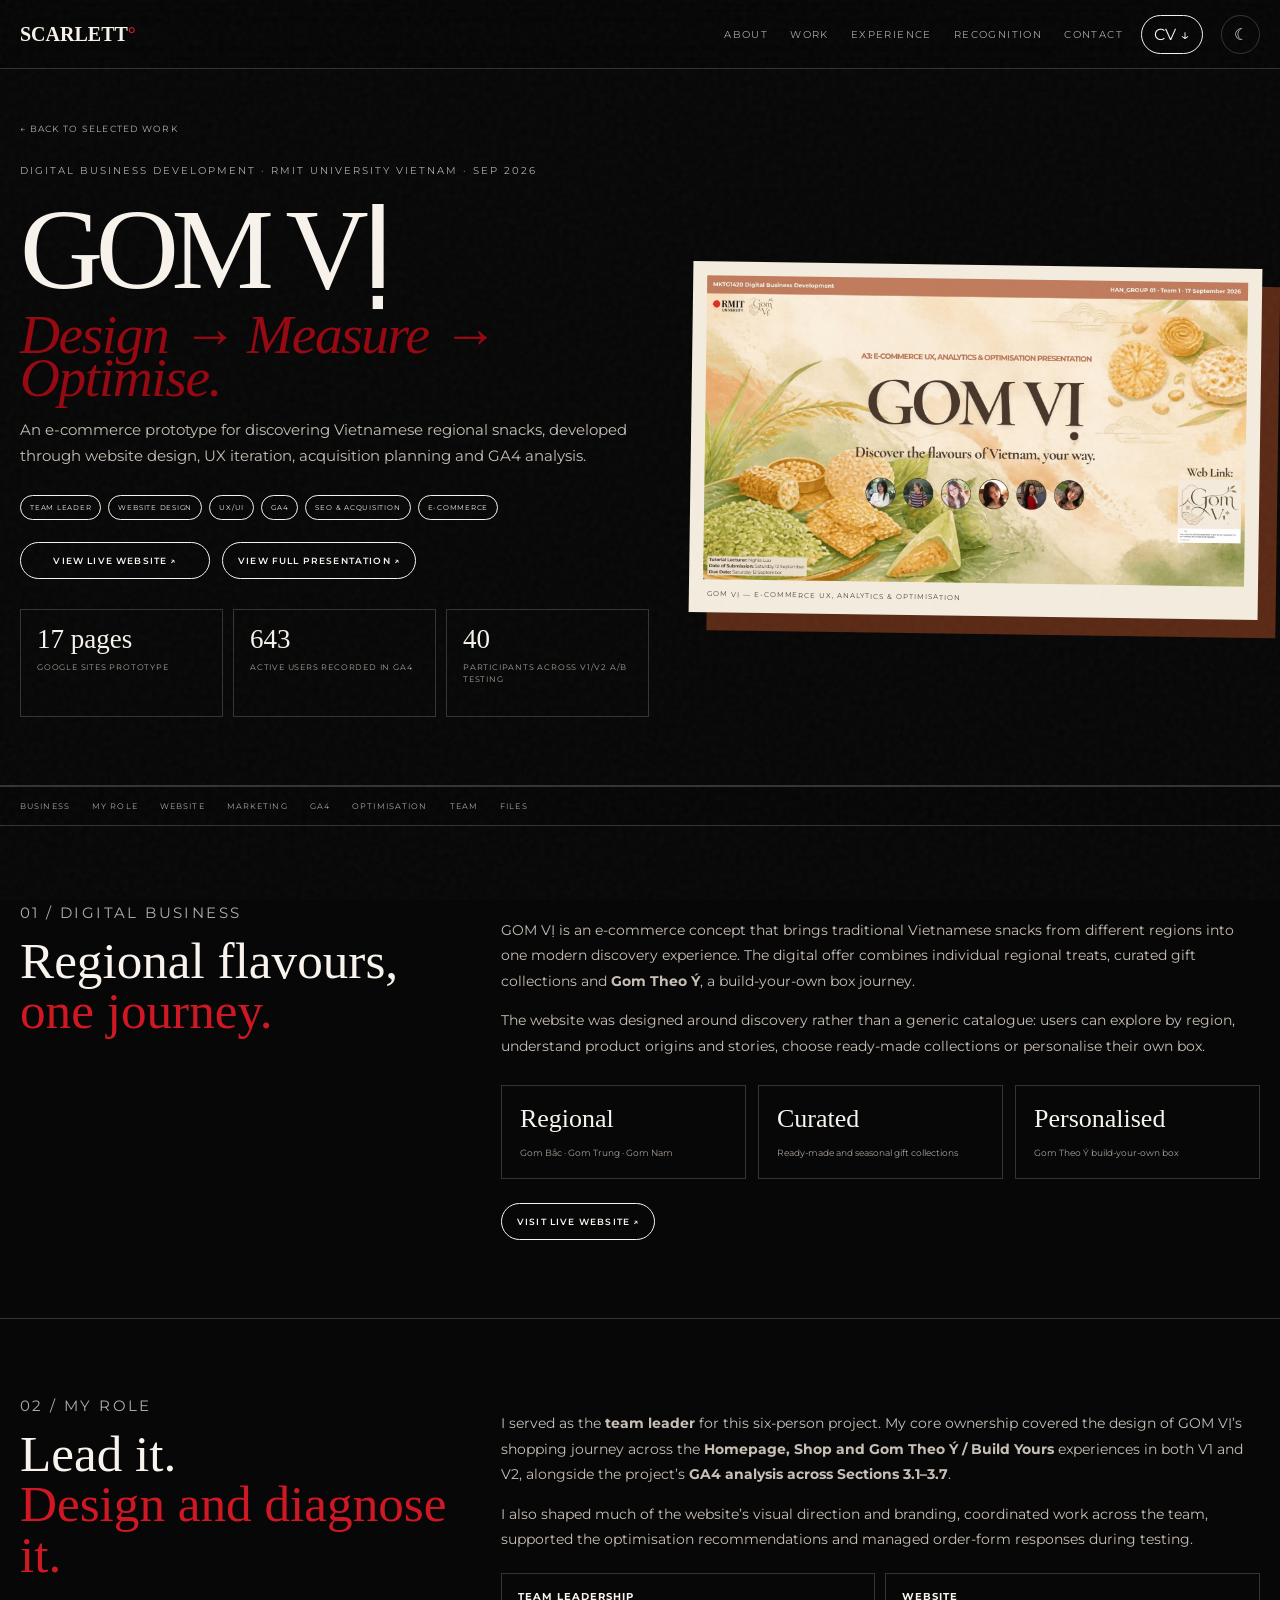
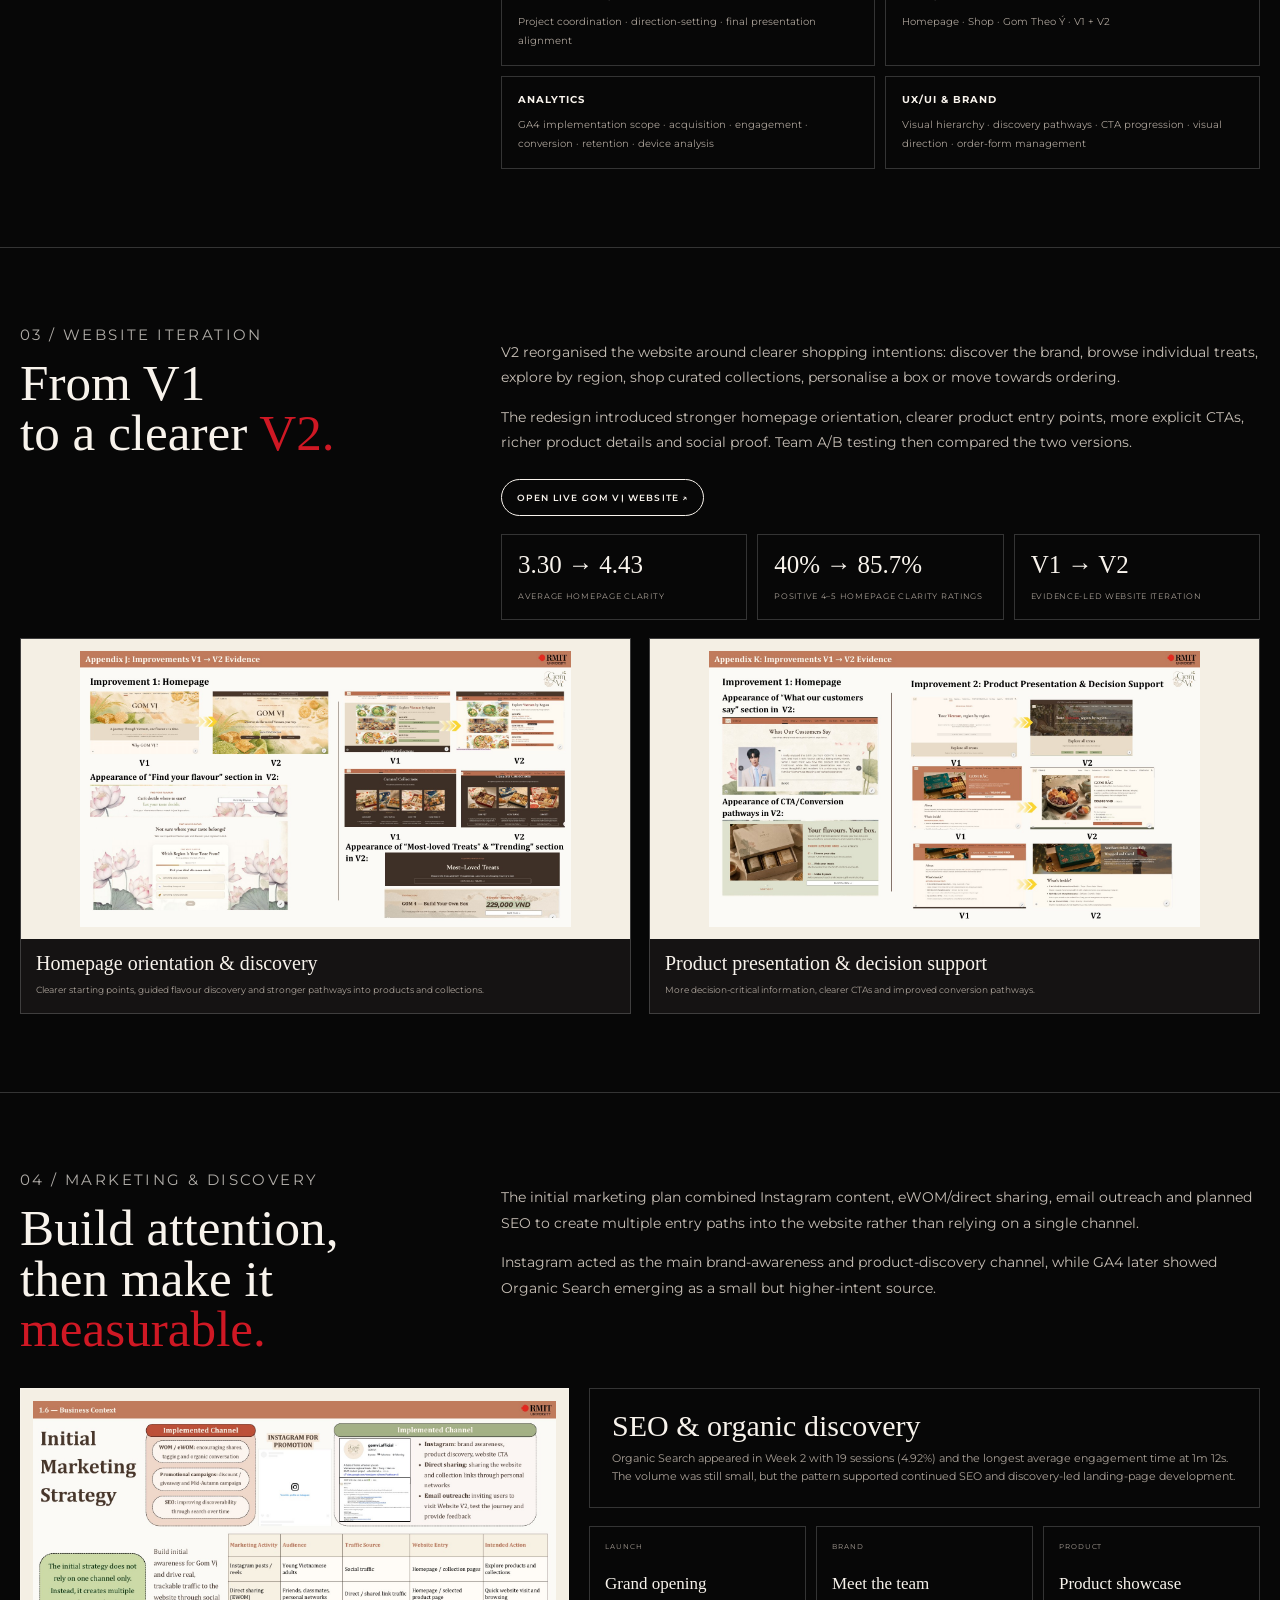
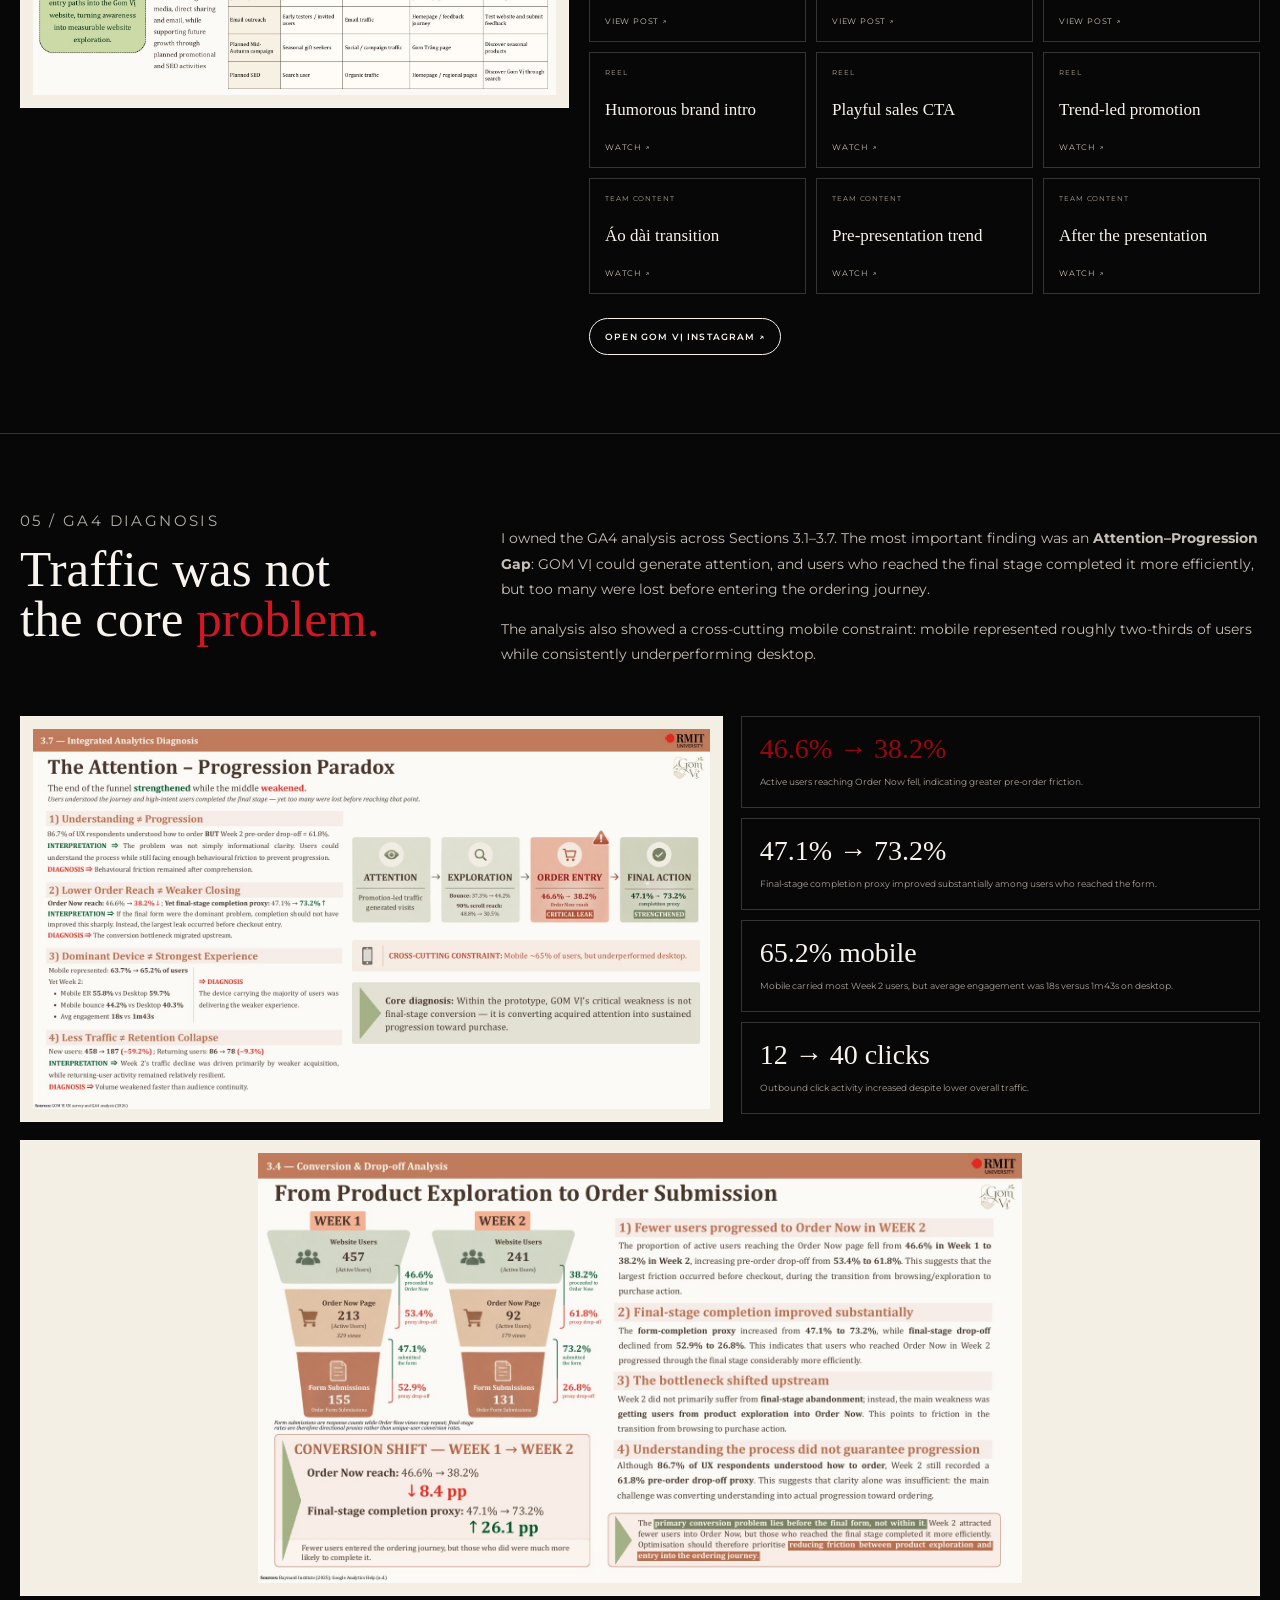
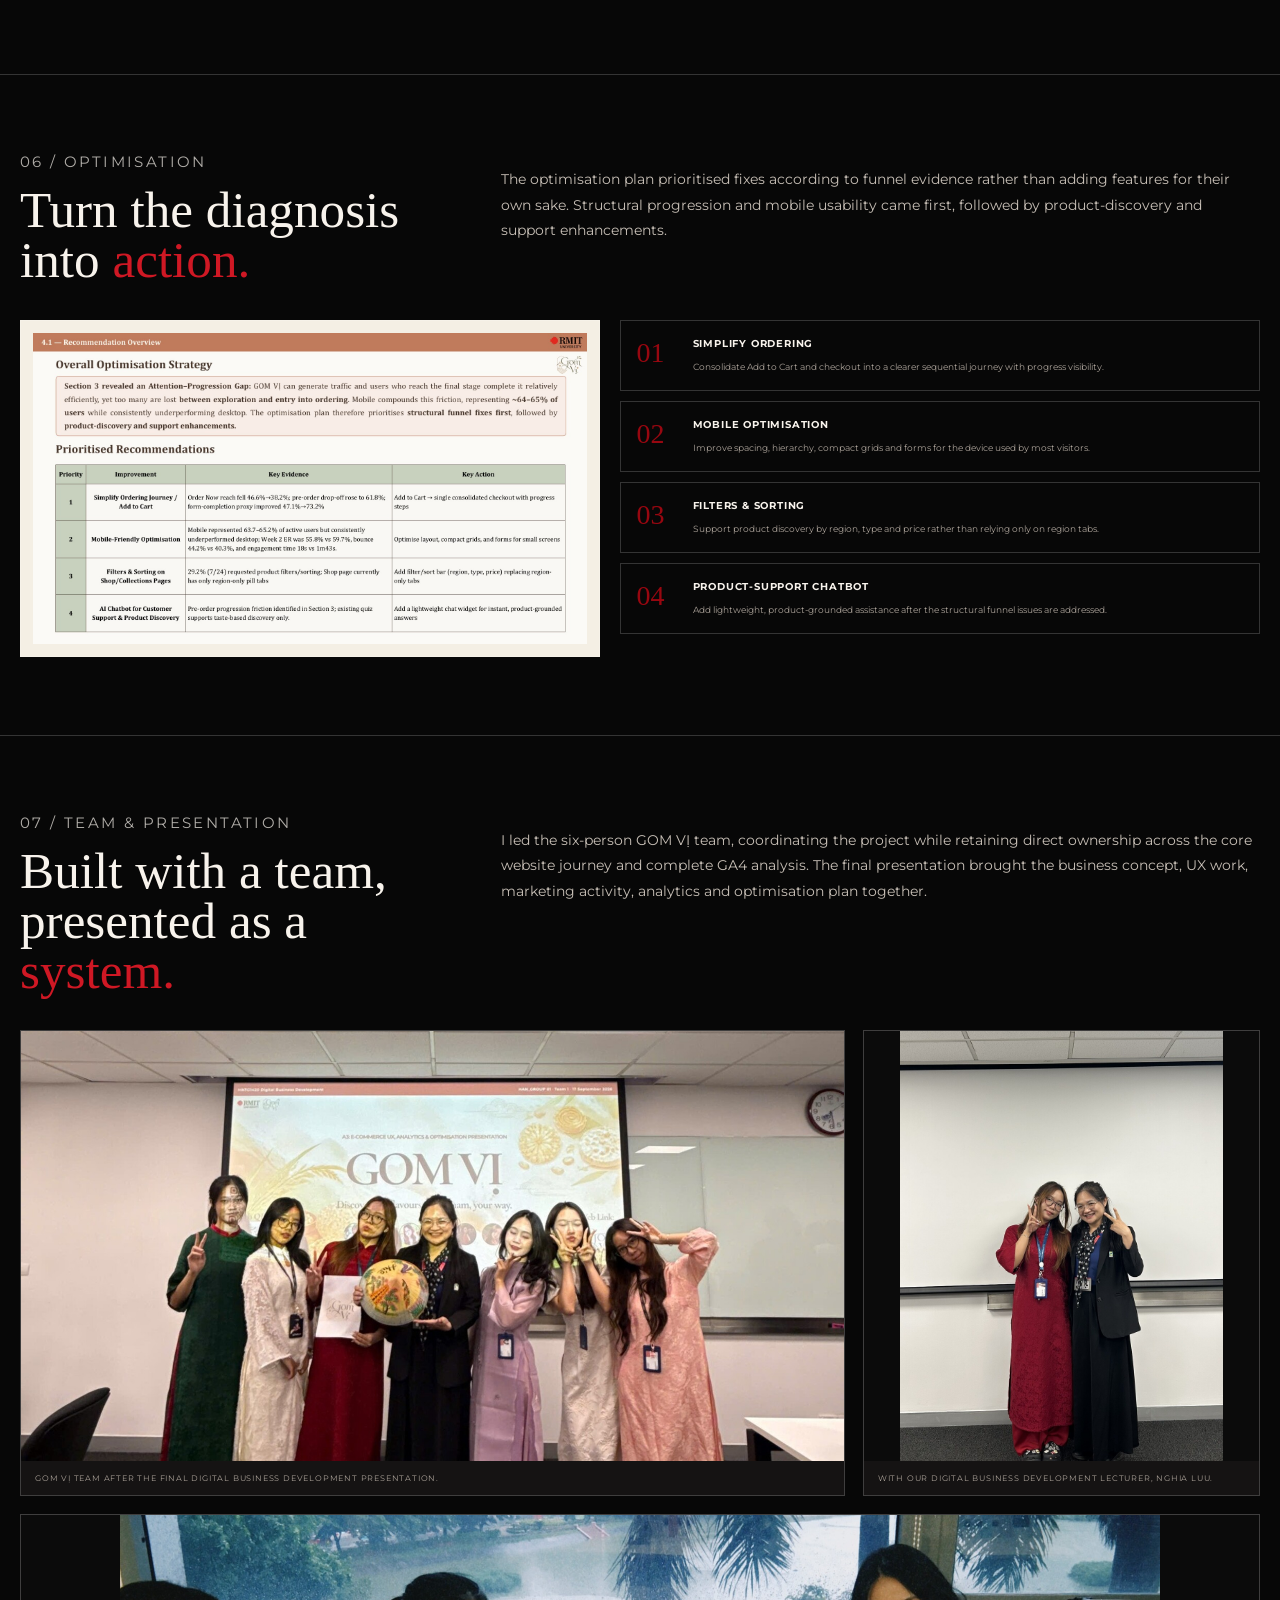
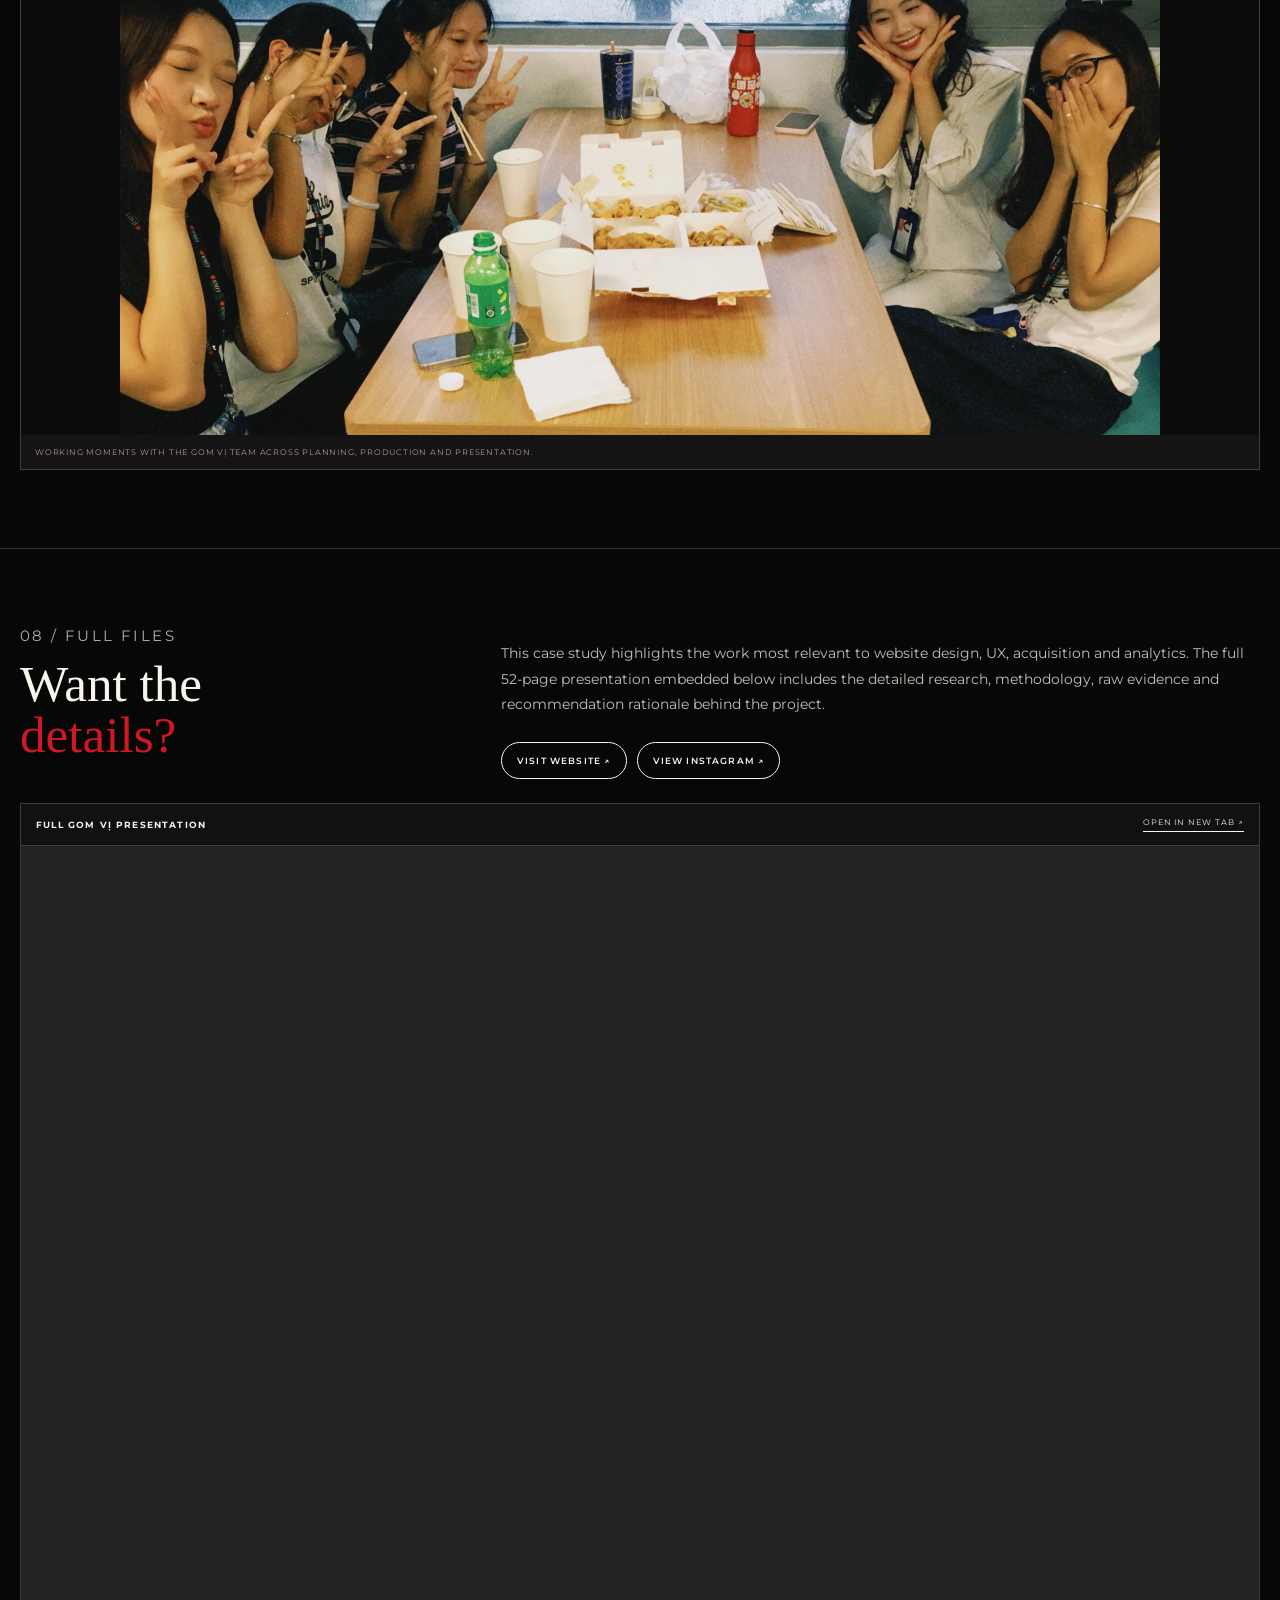
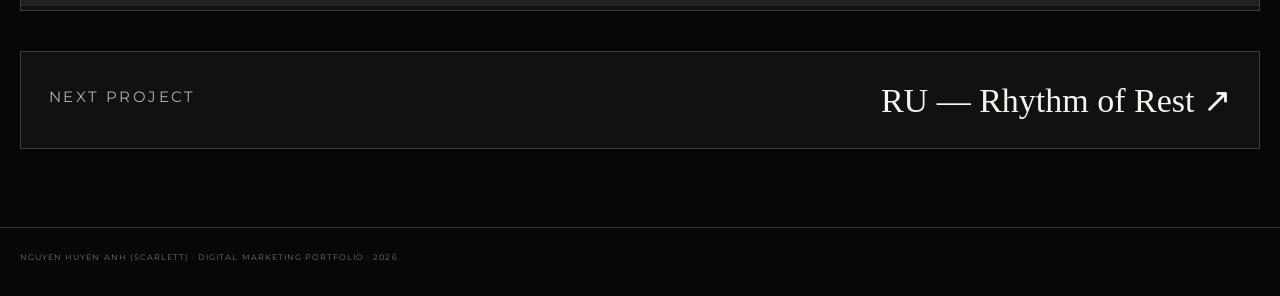
<file: projects/gom-vi.html>
<!doctype html><html lang="en"><head><meta charset="utf-8">
<meta name="viewport" content="width=device-width,initial-scale=1">
<meta name="description" content="GOM VỊ — e-commerce UX, analytics and optimisation case study by Scarlett Nguyen">
<title>GOM VỊ — Scarlett Nguyen</title><link rel="stylesheet" href="../styles.css">
<style>
/* GOM VỊ case — compact editorial layout */
#business .eyebrow,#role .eyebrow,#website .eyebrow,#marketing .eyebrow,#analytics .eyebrow,#optimisation .eyebrow,#team .eyebrow,#files .eyebrow{font-size:15px!important;font-weight:400!important;letter-spacing:.16em!important;line-height:1.2!important;margin-bottom:14px!important}
#business h2,#role h2,#website h2,#marketing h2,#analytics h2,#optimisation h2,#team h2,#files h2{font-size:clamp(2.1rem,4vw,3.55rem)!important;line-height:.98!important}
.gom-hero{padding:48px 0 68px;border-bottom:1px solid var(--line)}
.gom-hero-grid{display:grid;grid-template-columns:1.05fr .95fr;gap:42px;align-items:center}
.gom-hero-copy h1{margin:28px 0 18px;font:400 clamp(74px,9vw,132px)/.78 var(--display);letter-spacing:-.065em}
.gom-hero-copy h1 em{display:block;color:var(--red);font-style:italic;font-size:.48em;letter-spacing:-.025em;margin-top:18px}
.gom-hero-copy>p{max-width:690px;font-size:15px;line-height:1.76;color:#c7bfb6}

.gom-hero-actions{display:flex;gap:12px;flex-wrap:wrap;margin:22px 0 4px}
.gom-hero-actions .btn{min-width:190px;justify-content:center;text-align:center}
.gom-result-row{display:grid;grid-template-columns:repeat(3,1fr);gap:10px;margin-top:30px}
.gom-result-row>div{border:1px solid var(--line);padding:16px;min-height:108px}
.gom-result-row strong{display:block;font:400 27px/1 var(--display);margin-bottom:8px}.gom-result-row span{display:block;font-size:8px;line-height:1.5;text-transform:uppercase;letter-spacing:.1em;color:#aaa198}
.gom-keyvisual{margin:0;background:#f4eddf;padding:14px;box-shadow:18px 18px 0 rgba(122,55,27,.72);transform:rotate(.8deg)}
.gom-keyvisual img{width:100%;height:auto;display:block;object-fit:contain}.gom-keyvisual figcaption{color:#4e443b;padding:10px 4px 0;font-size:7px;text-transform:uppercase;letter-spacing:.14em}
.gom-proof-strip{display:grid;grid-template-columns:repeat(3,1fr);gap:12px;margin-top:26px}.gom-proof-strip>div{border:1px solid var(--line);padding:18px}.gom-proof-strip strong{font:400 26px var(--display);display:block;margin-bottom:7px}.gom-proof-strip span{font-size:9px;line-height:1.55;color:#aaa198}
.gom-role-grid{display:grid;grid-template-columns:repeat(2,minmax(0,1fr));gap:10px;margin-top:20px}.gom-role{border:1px solid var(--line);padding:16px}.gom-role strong{display:block;font-size:10px;text-transform:uppercase;letter-spacing:.1em;margin-bottom:7px}.gom-role span{font-size:10px;line-height:1.55;color:#aaa198}
.gom-website-showcase{margin:34px 0 18px;border:1px solid var(--line);background:#151313;overflow:hidden}.gom-website-showcase-media{height:560px;padding:14px;background:#f4efe4;display:flex;align-items:center;justify-content:center}.gom-website-showcase-media img{width:100%;height:100%;object-fit:contain;display:block}.gom-website-showcase figcaption{padding:16px 18px 18px;display:flex;justify-content:space-between;align-items:end;gap:18px}.gom-website-showcase figcaption strong{display:block;font:400 24px/1 var(--display);margin-bottom:6px}.gom-website-showcase figcaption span{font-size:9px;line-height:1.55;color:#aaa198;max-width:720px}.gom-evidence-grid{display:grid;grid-template-columns:repeat(2,minmax(0,1fr));gap:18px;margin-top:18px}.gom-evidence{margin:0;border:1px solid var(--line);background:#151313;overflow:hidden}.gom-evidence-media{height:300px;padding:12px;background:#f4efe4;display:flex;align-items:center;justify-content:center;overflow:hidden}.gom-evidence-media img{width:100%;height:100%;object-fit:contain;display:block}.gom-evidence figcaption{padding:14px 15px 16px}.gom-evidence figcaption strong{display:block;font:400 20px/1 var(--display);margin-bottom:5px}.gom-evidence figcaption span{font-size:9px;line-height:1.55;color:#aaa198}
.gom-ab{display:grid;grid-template-columns:repeat(3,1fr);gap:10px;margin-top:18px}.gom-ab>div{border:1px solid var(--line);padding:16px}.gom-ab strong{font:400 25px var(--display);display:block;margin-bottom:5px}.gom-ab span{font-size:8px;text-transform:uppercase;letter-spacing:.09em;color:#aaa198;line-height:1.5}
.gom-marketing-wrap{display:grid;grid-template-columns:.9fr 1.1fr;gap:20px;margin-top:34px;align-items:start}.gom-marketing-visual{margin:0;border:1px solid var(--line);background:#f4efe4;padding:12px}.gom-marketing-visual img{width:100%;height:auto;display:block}.gom-seo-card{border:1px solid var(--line);padding:22px;margin-bottom:18px}.gom-seo-card strong{font:400 30px/1 var(--display);display:block;margin-bottom:8px}.gom-seo-card p{margin:0;font-size:11px;line-height:1.65;color:#aaa198}
.gom-social-grid{display:grid;grid-template-columns:repeat(3,minmax(0,1fr));gap:10px}.gom-social-card{border:1px solid var(--line);padding:15px;min-height:116px;display:flex;flex-direction:column;justify-content:space-between;transition:.2s}.gom-social-card:hover{border-color:#c4262e;transform:translateY(-2px)}.gom-social-card small{font-size:7px;text-transform:uppercase;letter-spacing:.13em;color:#aaa198}.gom-social-card strong{font:400 17px/1.05 var(--display);margin:10px 0}.gom-social-card span{font-size:8px;text-transform:uppercase;letter-spacing:.1em;color:#c9bfb4}
.gom-analytics-grid{display:grid;grid-template-columns:1.15fr .85fr;gap:18px;margin-top:34px;align-items:start}.gom-analysis-main{margin:0;border:1px solid var(--line);background:#f4efe4;padding:12px}.gom-analysis-main img{width:100%;height:auto;display:block}.gom-metric-stack{display:grid;gap:10px}.gom-metric{border:1px solid var(--line);padding:18px}.gom-metric strong{display:block;font:400 28px/1 var(--display);margin-bottom:7px}.gom-metric span{font-size:9px;line-height:1.5;color:#aaa198}.gom-metric.red strong{color:var(--red)}
.gom-conversion-card{margin:18px 0 0;border:1px solid var(--line);background:#f4efe4;padding:12px}.gom-conversion-card img{width:100%;height:auto;max-height:430px;object-fit:contain;display:block}
.gom-reco-grid{display:grid;grid-template-columns:.95fr 1.05fr;gap:20px;margin-top:34px;align-items:start}.gom-reco-visual{margin:0;border:1px solid var(--line);background:#f4efe4;padding:12px}.gom-reco-visual img{width:100%;height:auto;display:block}.gom-reco-list{display:grid;gap:10px}.gom-reco{border:1px solid var(--line);padding:16px;display:grid;grid-template-columns:44px 1fr;gap:12px}.gom-reco b{font:400 28px var(--display);color:var(--red)}.gom-reco strong{display:block;font-size:10px;text-transform:uppercase;letter-spacing:.08em;margin-bottom:5px}.gom-reco span{font-size:9px;line-height:1.5;color:#aaa198}
.gom-team-grid{display:grid;grid-template-columns:1.35fr .65fr;gap:18px;margin-top:34px}.gom-team-main,.gom-team-side,.gom-team-casual{margin:0;border:1px solid var(--line);background:#151313;overflow:hidden}.gom-team-main img{width:100%;height:430px;object-fit:cover;object-position:center 43%;display:block}.gom-team-side img{width:100%;height:430px;object-fit:contain;background:#0b0b0b;display:block}.gom-team-grid figcaption,.gom-team-casual figcaption{padding:12px 14px;font-size:8px;text-transform:uppercase;letter-spacing:.1em;color:#aaa198}.gom-team-casual{margin-top:18px}.gom-team-casual img{width:100%;height:auto;max-height:520px;object-fit:contain;display:block;background:#0b0b0b}
.gom-actions{display:flex;gap:10px;flex-wrap:wrap;margin-top:24px}
body[data-theme='light'] .gom-hero-copy>p,body[data-theme='light'] .gom-role span,body[data-theme='light'] .gom-evidence figcaption span,body[data-theme='light'] .gom-seo-card p,body[data-theme='light'] .gom-metric span,body[data-theme='light'] .gom-reco span{color:#5f5751}
body[data-theme='light'] .gom-evidence,body[data-theme='light'] .gom-website-showcase,body[data-theme='light'] .gom-team-main,body[data-theme='light'] .gom-team-side,body[data-theme='light'] .gom-team-casual{background:#f8f3ec}
@media(max-width:1000px){.gom-hero-grid,.gom-marketing-wrap,.gom-analytics-grid,.gom-reco-grid,.gom-team-grid{grid-template-columns:1fr}.gom-keyvisual{max-width:680px;margin:auto}.gom-social-grid{grid-template-columns:repeat(2,1fr)}.gom-team-side img{height:auto;max-height:520px}.gom-team-main img{height:auto}.gom-website-showcase-media{height:440px}.gom-evidence-media{height:280px}}
@media(max-width:640px){.gom-result-row,.gom-proof-strip,.gom-ab,.gom-role-grid,.gom-evidence-grid,.gom-social-grid{grid-template-columns:1fr}.gom-hero-copy h1{font-size:76px}.gom-website-showcase-media,.gom-evidence-media{height:auto}.gom-website-showcase-media img,.gom-evidence-media img{height:auto}.gom-website-showcase figcaption{display:block}.gom-keyvisual{box-shadow:10px 10px 0 rgba(122,55,27,.72)}.gom-team-casual img{height:auto}}
</style></head><body><div class="noise"></div><nav><div class="wrap nav">
<a class="brand" href="../index.html#top">SCARLETT<b>°</b></a><div class="nav-right"><div class="links"><a href="../index.html#about">About</a><a href="../index.html#work">Work</a><a href="../index.html#experience">Experience</a><a href="../index.html#recognition">Recognition</a><a href="../index.html#contact">Contact</a></div><a class="nav-cv" href="../cv.html">CV ↓</a><button class="theme-toggle" id="themeToggle" aria-label="Switch colour theme"><span class="moon">☾</span><span class="sun">☀</span></button></div></div></nav>
<main>
<section class="gom-hero"><div class="wrap"><a class="back" href="../index.html#work">← Back to selected work</a><div class="gom-hero-grid reveal"><div class="gom-hero-copy"><div class="eyebrow">Digital Business Development · RMIT University Vietnam · Sep 2026</div><h1>GOM VỊ<em>Design → Measure → Optimise.</em></h1><p>An e-commerce prototype for discovering Vietnamese regional snacks, developed through website design, UX iteration, acquisition planning and GA4 analysis.</p><div class="detail-meta"><span class="tag">Team Leader</span><span class="tag">Website Design</span><span class="tag">UX/UI</span><span class="tag">GA4</span><span class="tag">SEO & Acquisition</span><span class="tag">E-commerce</span></div><div class="gom-hero-actions"><a class="btn" href="https://sites.google.com/view/gom-vi/home" target="_blank" rel="noreferrer">View live website ↗</a><a class="btn" href="../documents/gom-vi.pdf" target="_blank" rel="noreferrer">View full presentation ↗</a></div><div class="gom-result-row"><div><strong>17 pages</strong><span>Google Sites prototype</span></div><div><strong>643</strong><span>Active users recorded in GA4</span></div><div><strong>40</strong><span>Participants across V1/V2 A/B testing</span></div></div></div><figure class="gom-keyvisual"><img src="../assets/projects/gom/key-visual.jpg" alt="GOM VỊ e-commerce UX, analytics and optimisation presentation"><figcaption>GOM VỊ — E-commerce UX, Analytics & Optimisation</figcaption></figure></div></div></section>
<div class="case-nav"><div class="wrap"><a href="#business">Business</a><a href="#role">My role</a><a href="#website">Website</a><a href="#marketing">Marketing</a><a href="#analytics">GA4</a><a href="#optimisation">Optimisation</a><a href="#team">Team</a><a href="#files">Files</a></div></div>

<section class="detail-section" id="business"><div class="wrap"><div class="detail-columns reveal"><div><div class="eyebrow">01 / Digital Business</div><h2>Regional flavours,<br><span class="red">one journey.</span></h2></div><div><p>GOM VỊ is an e-commerce concept that brings traditional Vietnamese snacks from different regions into one modern discovery experience. The digital offer combines individual regional treats, curated gift collections and <strong>Gom Theo Ý</strong>, a build-your-own box journey.</p><p>The website was designed around discovery rather than a generic catalogue: users can explore by region, understand product origins and stories, choose ready-made collections or personalise their own box.</p><div class="gom-proof-strip"><div><strong>Regional</strong><span>Gom Bắc · Gom Trung · Gom Nam</span></div><div><strong>Curated</strong><span>Ready-made and seasonal gift collections</span></div><div><strong>Personalised</strong><span>Gom Theo Ý build-your-own box</span></div></div><div class="gom-actions"><a class="btn" href="https://sites.google.com/view/gom-vi/home" target="_blank" rel="noreferrer">Visit live website ↗</a></div></div></div></div></section>

<section class="detail-section" id="role"><div class="wrap"><div class="detail-columns reveal"><div><div class="eyebrow">02 / My Role</div><h2>Lead it.<br><span class="red">Design and diagnose it.</span></h2></div><div><p>I served as the <strong>team leader</strong> for this six-person project. My core ownership covered the design of GOM VỊ’s shopping journey across the <strong>Homepage, Shop and Gom Theo Ý / Build Yours</strong> experiences in both V1 and V2, alongside the project’s <strong>GA4 analysis across Sections 3.1–3.7</strong>.</p><p>I also shaped much of the website’s visual direction and branding, coordinated work across the team, supported the optimisation recommendations and managed order-form responses during testing.</p><div class="gom-role-grid"><div class="gom-role"><strong>Team leadership</strong><span>Project coordination · direction-setting · final presentation alignment</span></div><div class="gom-role"><strong>Website</strong><span>Homepage · Shop · Gom Theo Ý · V1 + V2</span></div><div class="gom-role"><strong>Analytics</strong><span>GA4 implementation scope · acquisition · engagement · conversion · retention · device analysis</span></div><div class="gom-role"><strong>UX/UI & brand</strong><span>Visual hierarchy · discovery pathways · CTA progression · visual direction · order-form management</span></div></div></div></div></div></section>

<section class="detail-section" id="website"><div class="wrap"><div class="detail-columns reveal"><div><div class="eyebrow">03 / Website Iteration</div><h2>From V1<br>to a clearer <span class="red">V2.</span></h2></div><div><p>V2 reorganised the website around clearer shopping intentions: discover the brand, browse individual treats, explore by region, shop curated collections, personalise a box or move towards ordering.</p><p>The redesign introduced stronger homepage orientation, clearer product entry points, more explicit CTAs, richer product details and social proof. Team A/B testing then compared the two versions.</p><div class="gom-actions"><a class="btn" href="https://sites.google.com/view/gom-vi/home" target="_blank" rel="noreferrer">Open live GOM VỊ website ↗</a></div><div class="gom-ab"><div><strong>3.30 → 4.43</strong><span>Average homepage clarity</span></div><div><strong>40% → 85.7%</strong><span>Positive 4–5 homepage clarity ratings</span></div><div><strong>V1 → V2</strong><span>Evidence-led website iteration</span></div></div></div></div><div class="gom-evidence-grid reveal"><figure class="gom-evidence"><div class="gom-evidence-media"><img src="../assets/projects/gom/v1-v2.jpg" alt="GOM VỊ homepage V1 to V2 improvements"></div><figcaption><strong>Homepage orientation & discovery</strong><span>Clearer starting points, guided flavour discovery and stronger pathways into products and collections.</span></figcaption></figure><figure class="gom-evidence"><div class="gom-evidence-media"><img src="../assets/projects/gom/v1-v2-product.jpg" alt="GOM VỊ product presentation V1 to V2 improvements"></div><figcaption><strong>Product presentation & decision support</strong><span>More decision-critical information, clearer CTAs and improved conversion pathways.</span></figcaption></figure></div></div></section>

<section class="detail-section" id="marketing"><div class="wrap"><div class="detail-columns reveal"><div><div class="eyebrow">04 / Marketing & Discovery</div><h2>Build attention,<br>then make it <span class="red">measurable.</span></h2></div><div><p>The initial marketing plan combined Instagram content, eWOM/direct sharing, email outreach and planned SEO to create multiple entry paths into the website rather than relying on a single channel.</p><p>Instagram acted as the main brand-awareness and product-discovery channel, while GA4 later showed Organic Search emerging as a small but higher-intent source.</p></div></div><div class="gom-marketing-wrap reveal"><figure class="gom-marketing-visual"><img src="../assets/projects/gom/marketing-strategy.jpg" alt="GOM VỊ initial marketing strategy"></figure><div><div class="gom-seo-card"><strong>SEO & organic discovery</strong><p>Organic Search appeared in Week 2 with 19 sessions (4.92%) and the longest average engagement time at 1m 12s. The volume was still small, but the pattern supported continued SEO and discovery-led landing-page development.</p></div><div class="gom-social-grid">
<a class="gom-social-card" href="https://www.instagram.com/p/DcyherHE2Qc/" target="_blank" rel="noreferrer"><small>Launch</small><strong>Grand opening</strong><span>View post ↗</span></a>
<a class="gom-social-card" href="https://www.instagram.com/p/Dc0YTn_TugP/" target="_blank" rel="noreferrer"><small>Brand</small><strong>Meet the team</strong><span>View post ↗</span></a>
<a class="gom-social-card" href="https://www.instagram.com/p/Dc6WSXnEzNy/" target="_blank" rel="noreferrer"><small>Product</small><strong>Product showcase</strong><span>View post ↗</span></a>
<a class="gom-social-card" href="https://www.instagram.com/reel/Dc2yQlxhF-V/" target="_blank" rel="noreferrer"><small>Reel</small><strong>Humorous brand intro</strong><span>Watch ↗</span></a>
<a class="gom-social-card" href="https://www.instagram.com/reel/Dc7_As2B8pT/" target="_blank" rel="noreferrer"><small>Reel</small><strong>Playful sales CTA</strong><span>Watch ↗</span></a>
<a class="gom-social-card" href="https://www.instagram.com/reel/DdElL8WzhKM/" target="_blank" rel="noreferrer"><small>Reel</small><strong>Trend-led promotion</strong><span>Watch ↗</span></a>
<a class="gom-social-card" href="https://www.instagram.com/reel/DdZB6DqzRJC/" target="_blank" rel="noreferrer"><small>Team content</small><strong>Áo dài transition</strong><span>Watch ↗</span></a>
<a class="gom-social-card" href="https://www.instagram.com/reel/DdbugqAzymq/" target="_blank" rel="noreferrer"><small>Team content</small><strong>Pre-presentation trend</strong><span>Watch ↗</span></a>
<a class="gom-social-card" href="https://www.instagram.com/reel/Dd1MX6-ToOF/" target="_blank" rel="noreferrer"><small>Team content</small><strong>After the presentation</strong><span>Watch ↗</span></a>
</div><div class="gom-actions"><a class="btn" href="https://www.instagram.com/gomvi.official/" target="_blank" rel="noreferrer">Open GOM VỊ Instagram ↗</a></div></div></div></div></section>

<section class="detail-section" id="analytics"><div class="wrap"><div class="detail-columns reveal"><div><div class="eyebrow">05 / GA4 Diagnosis</div><h2>Traffic was not<br>the core <span class="red">problem.</span></h2></div><div><p>I owned the GA4 analysis across Sections 3.1–3.7. The most important finding was an <strong>Attention–Progression Gap</strong>: GOM VỊ could generate attention, and users who reached the final stage completed it more efficiently, but too many were lost before entering the ordering journey.</p><p>The analysis also showed a cross-cutting mobile constraint: mobile represented roughly two-thirds of users while consistently underperforming desktop.</p></div></div><div class="gom-analytics-grid reveal"><figure class="gom-analysis-main"><img src="../assets/projects/gom/diagnosis.jpg" alt="GOM VỊ integrated GA4 analytics diagnosis"></figure><div class="gom-metric-stack"><div class="gom-metric red"><strong>46.6% → 38.2%</strong><span>Active users reaching Order Now fell, indicating greater pre-order friction.</span></div><div class="gom-metric"><strong>47.1% → 73.2%</strong><span>Final-stage completion proxy improved substantially among users who reached the form.</span></div><div class="gom-metric"><strong>65.2% mobile</strong><span>Mobile carried most Week 2 users, but average engagement was 18s versus 1m43s on desktop.</span></div><div class="gom-metric"><strong>12 → 40 clicks</strong><span>Outbound click activity increased despite lower overall traffic.</span></div></div></div><figure class="gom-conversion-card reveal"><img src="../assets/projects/gom/conversion.jpg" alt="GOM VỊ conversion and drop-off analysis"></figure></div></section>

<section class="detail-section" id="optimisation"><div class="wrap"><div class="detail-columns reveal"><div><div class="eyebrow">06 / Optimisation</div><h2>Turn the diagnosis<br>into <span class="red">action.</span></h2></div><div><p>The optimisation plan prioritised fixes according to funnel evidence rather than adding features for their own sake. Structural progression and mobile usability came first, followed by product-discovery and support enhancements.</p></div></div><div class="gom-reco-grid reveal"><figure class="gom-reco-visual"><img src="../assets/projects/gom/recommendations.jpg" alt="GOM VỊ prioritised optimisation recommendations"></figure><div class="gom-reco-list"><div class="gom-reco"><b>01</b><div><strong>Simplify ordering</strong><span>Consolidate Add to Cart and checkout into a clearer sequential journey with progress visibility.</span></div></div><div class="gom-reco"><b>02</b><div><strong>Mobile optimisation</strong><span>Improve spacing, hierarchy, compact grids and forms for the device used by most visitors.</span></div></div><div class="gom-reco"><b>03</b><div><strong>Filters & sorting</strong><span>Support product discovery by region, type and price rather than relying only on region tabs.</span></div></div><div class="gom-reco"><b>04</b><div><strong>Product-support chatbot</strong><span>Add lightweight, product-grounded assistance after the structural funnel issues are addressed.</span></div></div></div></div></div></section>

<section class="detail-section" id="team"><div class="wrap"><div class="detail-columns reveal"><div><div class="eyebrow">07 / Team & Presentation</div><h2>Built with a team,<br>presented as a <span class="red">system.</span></h2></div><div><p>I led the six-person GOM VỊ team, coordinating the project while retaining direct ownership across the core website journey and complete GA4 analysis. The final presentation brought the business concept, UX work, marketing activity, analytics and optimisation plan together.</p></div></div><div class="gom-team-grid reveal"><figure class="gom-team-main"><img src="../assets/projects/gom-cover.jpg" alt="GOM VỊ team after the final presentation"><figcaption>GOM VỊ team after the final Digital Business Development presentation.</figcaption></figure><figure class="gom-team-side"><img src="../assets/projects/gom/lecturer.jpg" alt="Scarlett Nguyen with Digital Business Development lecturer Nghia Luu"><figcaption>With our Digital Business Development lecturer, Nghia Luu.</figcaption></figure></div><figure class="gom-team-casual reveal"><img src="../assets/projects/gom/team-behind-scenes-wide.jpg" alt="GOM VỊ team behind the scenes during the project"><figcaption>Working moments with the GOM VỊ team across planning, production and presentation.</figcaption></figure></div></section>

<section class="detail-section" id="files"><div class="wrap"><div class="detail-columns reveal"><div><div class="eyebrow">08 / Full Files</div><h2>Want the<br><span class="red">details?</span></h2></div><div><p>This case study highlights the work most relevant to website design, UX, acquisition and analytics. The full 52-page presentation embedded below includes the detailed research, methodology, raw evidence and recommendation rationale behind the project.</p><div class="gom-actions"><a class="btn" href="https://sites.google.com/view/gom-vi/home" target="_blank" rel="noreferrer">Visit website ↗</a><a class="btn" href="https://www.instagram.com/gomvi.official/" target="_blank" rel="noreferrer">View Instagram ↗</a></div></div></div><div class="pdf-shell reveal"><div class="pdf-head"><strong>Full GOM VỊ presentation</strong><a href="../documents/gom-vi.pdf" target="_blank">Open in new tab ↗</a></div><iframe class="pdf-viewer" loading="lazy" src="../documents/gom-vi.pdf#view=FitH"></iframe></div><a class="next-card reveal" href="ru.html"><span class="eyebrow">Next project</span><strong>RU — Rhythm of Rest ↗</strong></a></div></section>
</main><footer><div class="wrap">Nguyen Huyen Anh (Scarlett) · Digital Marketing Portfolio · 2026</div></footer><script src="../script.js"></script></body></html>
</file>
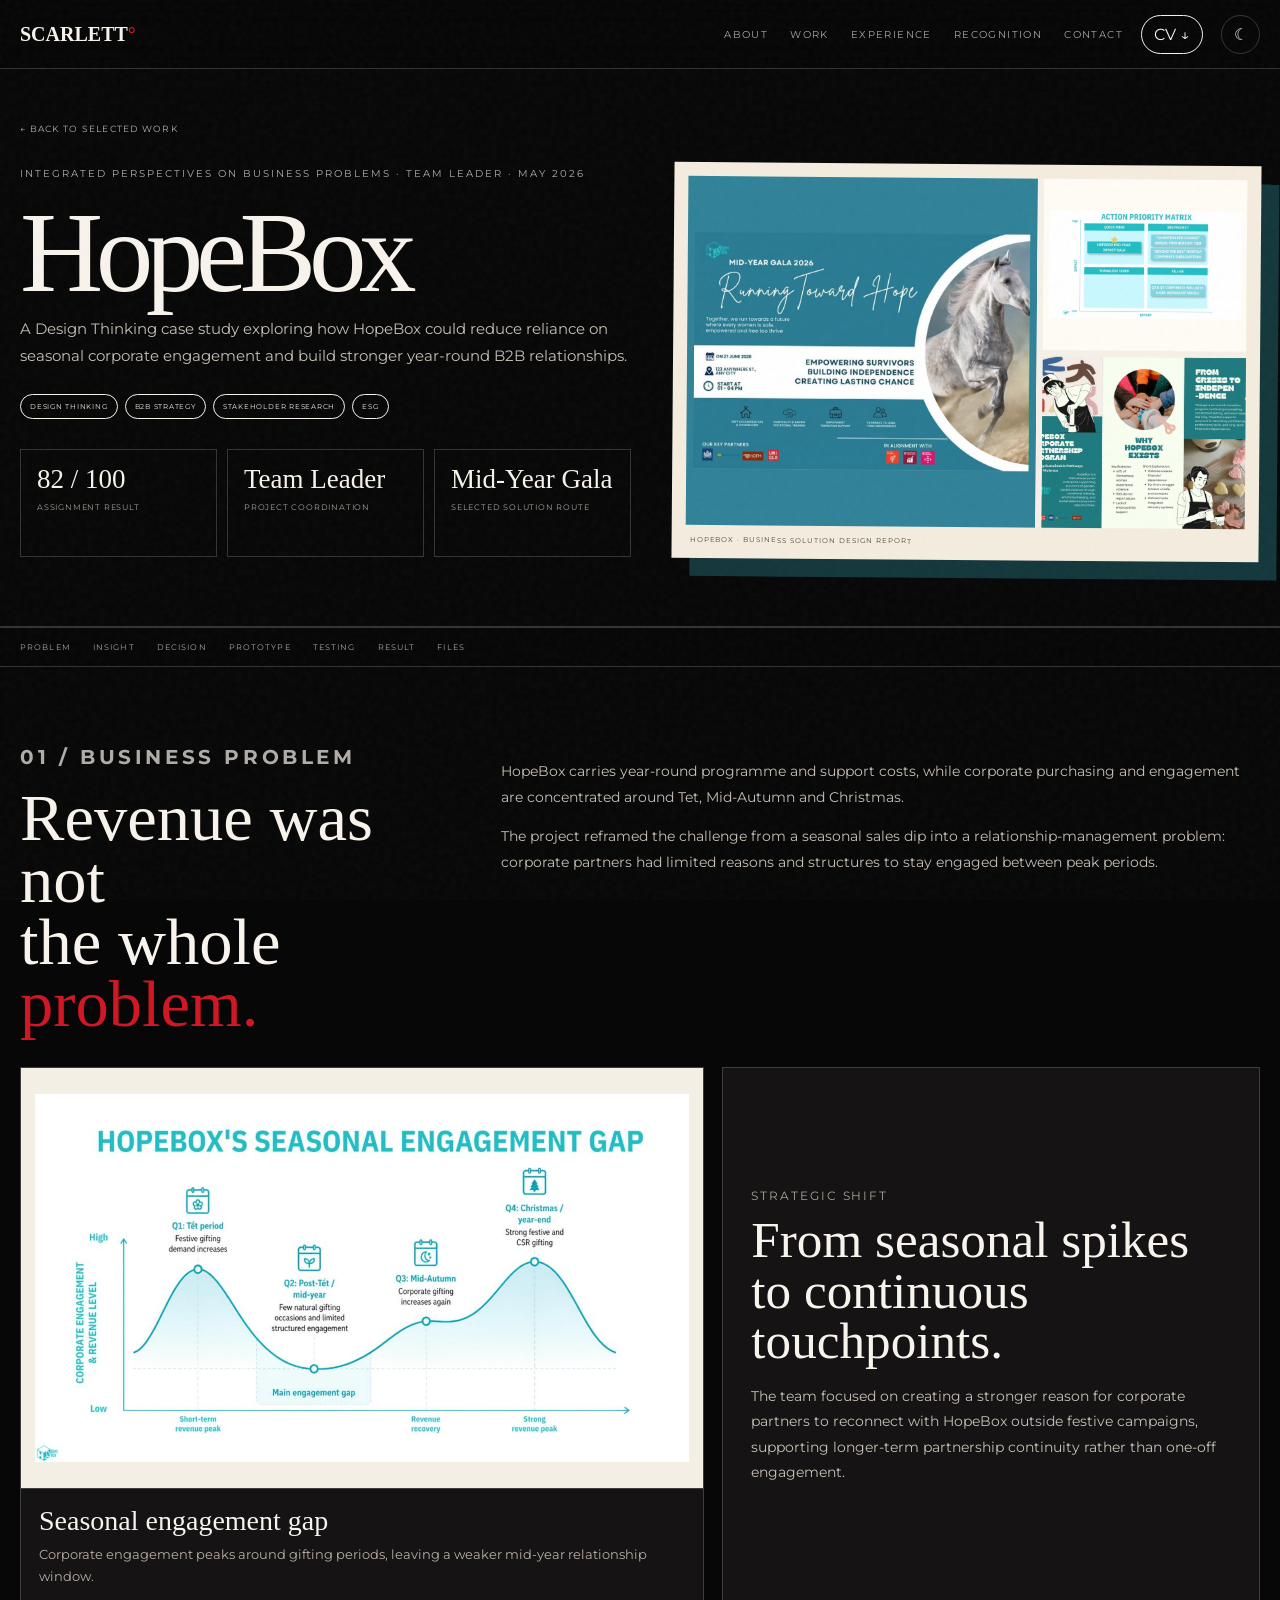
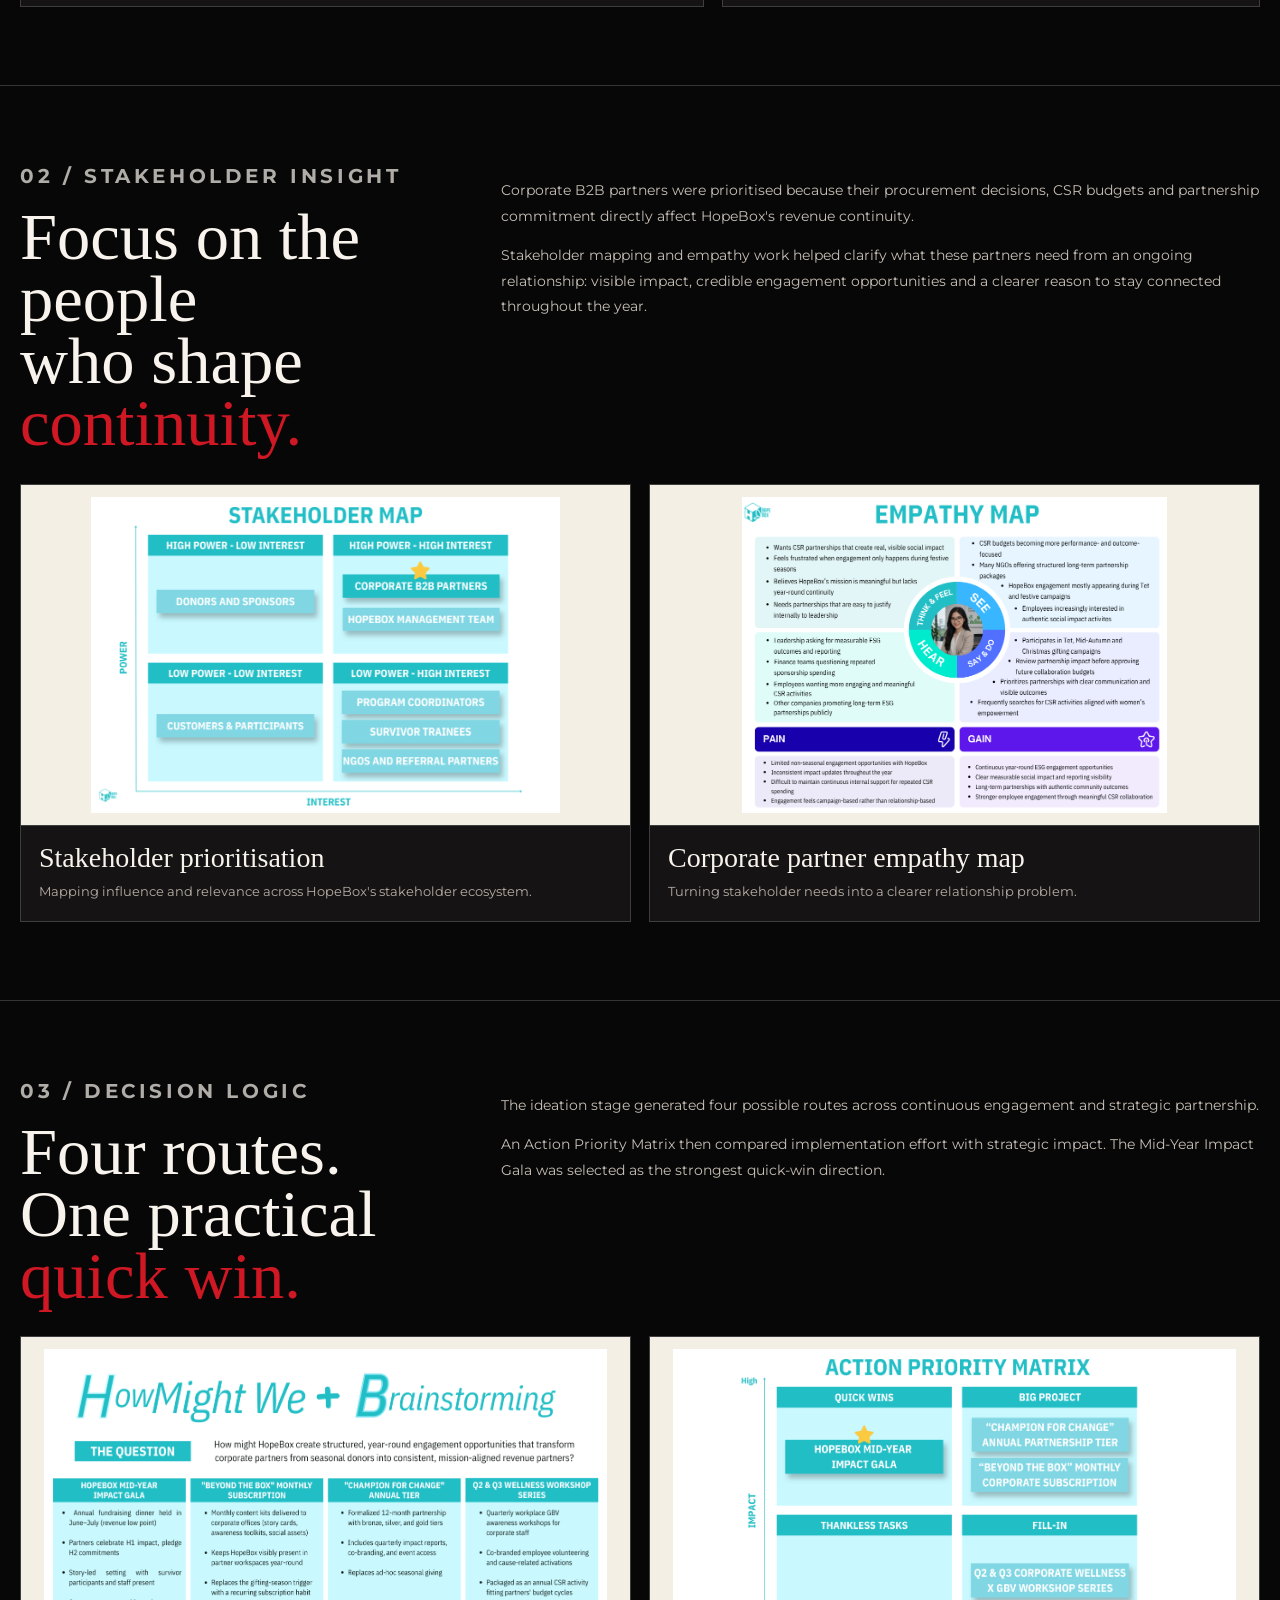
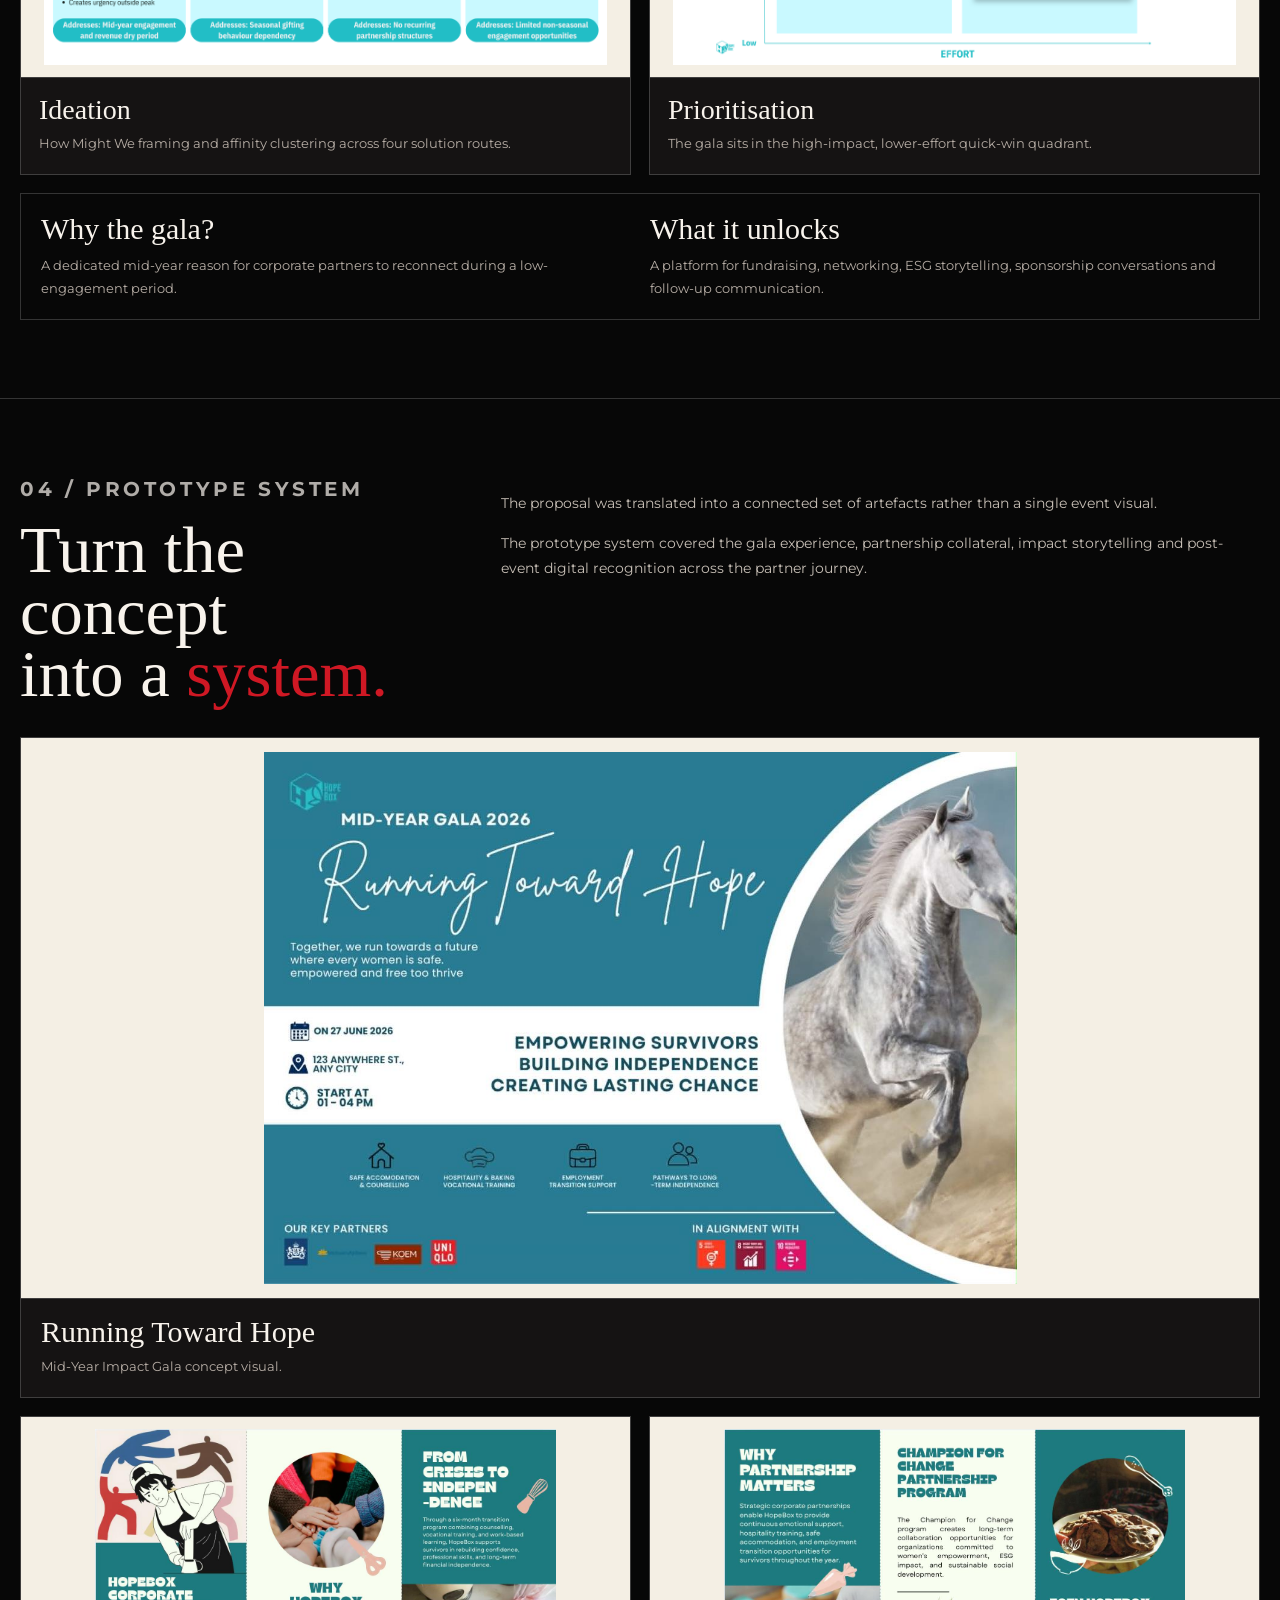
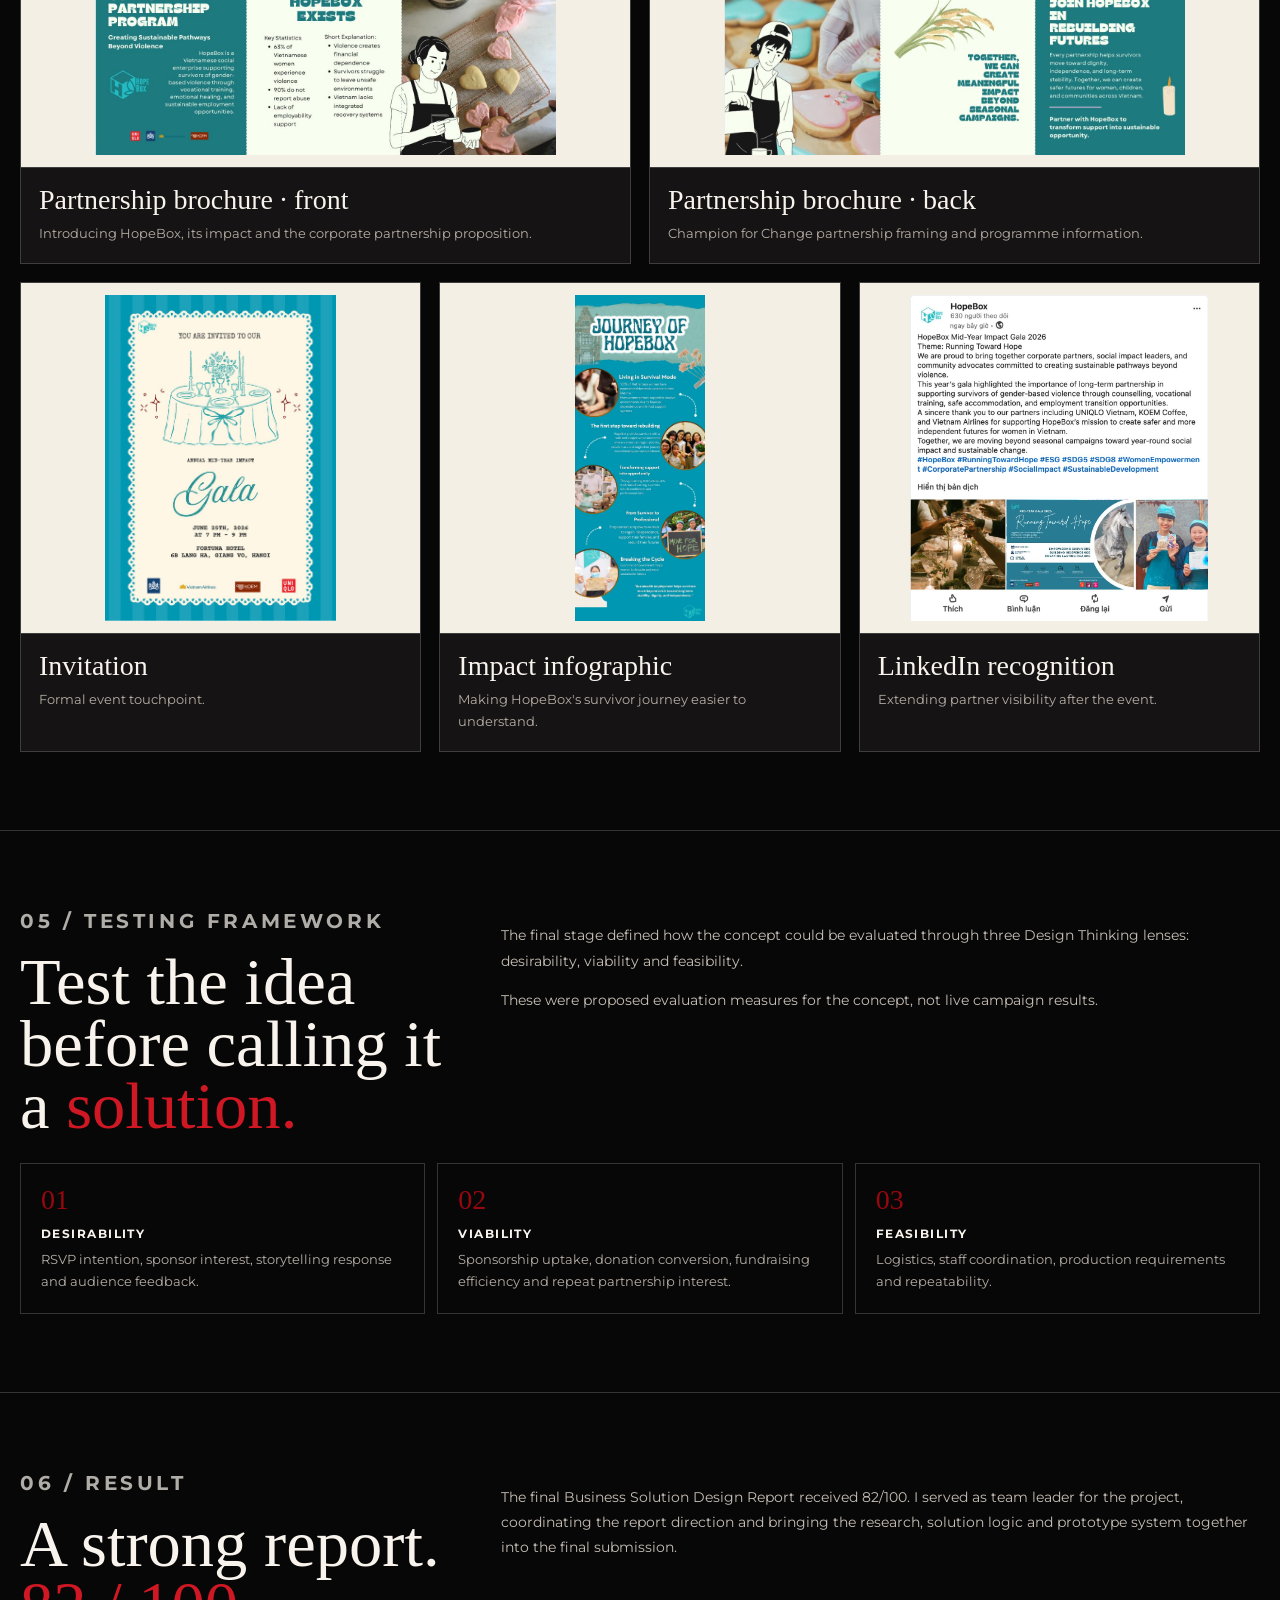
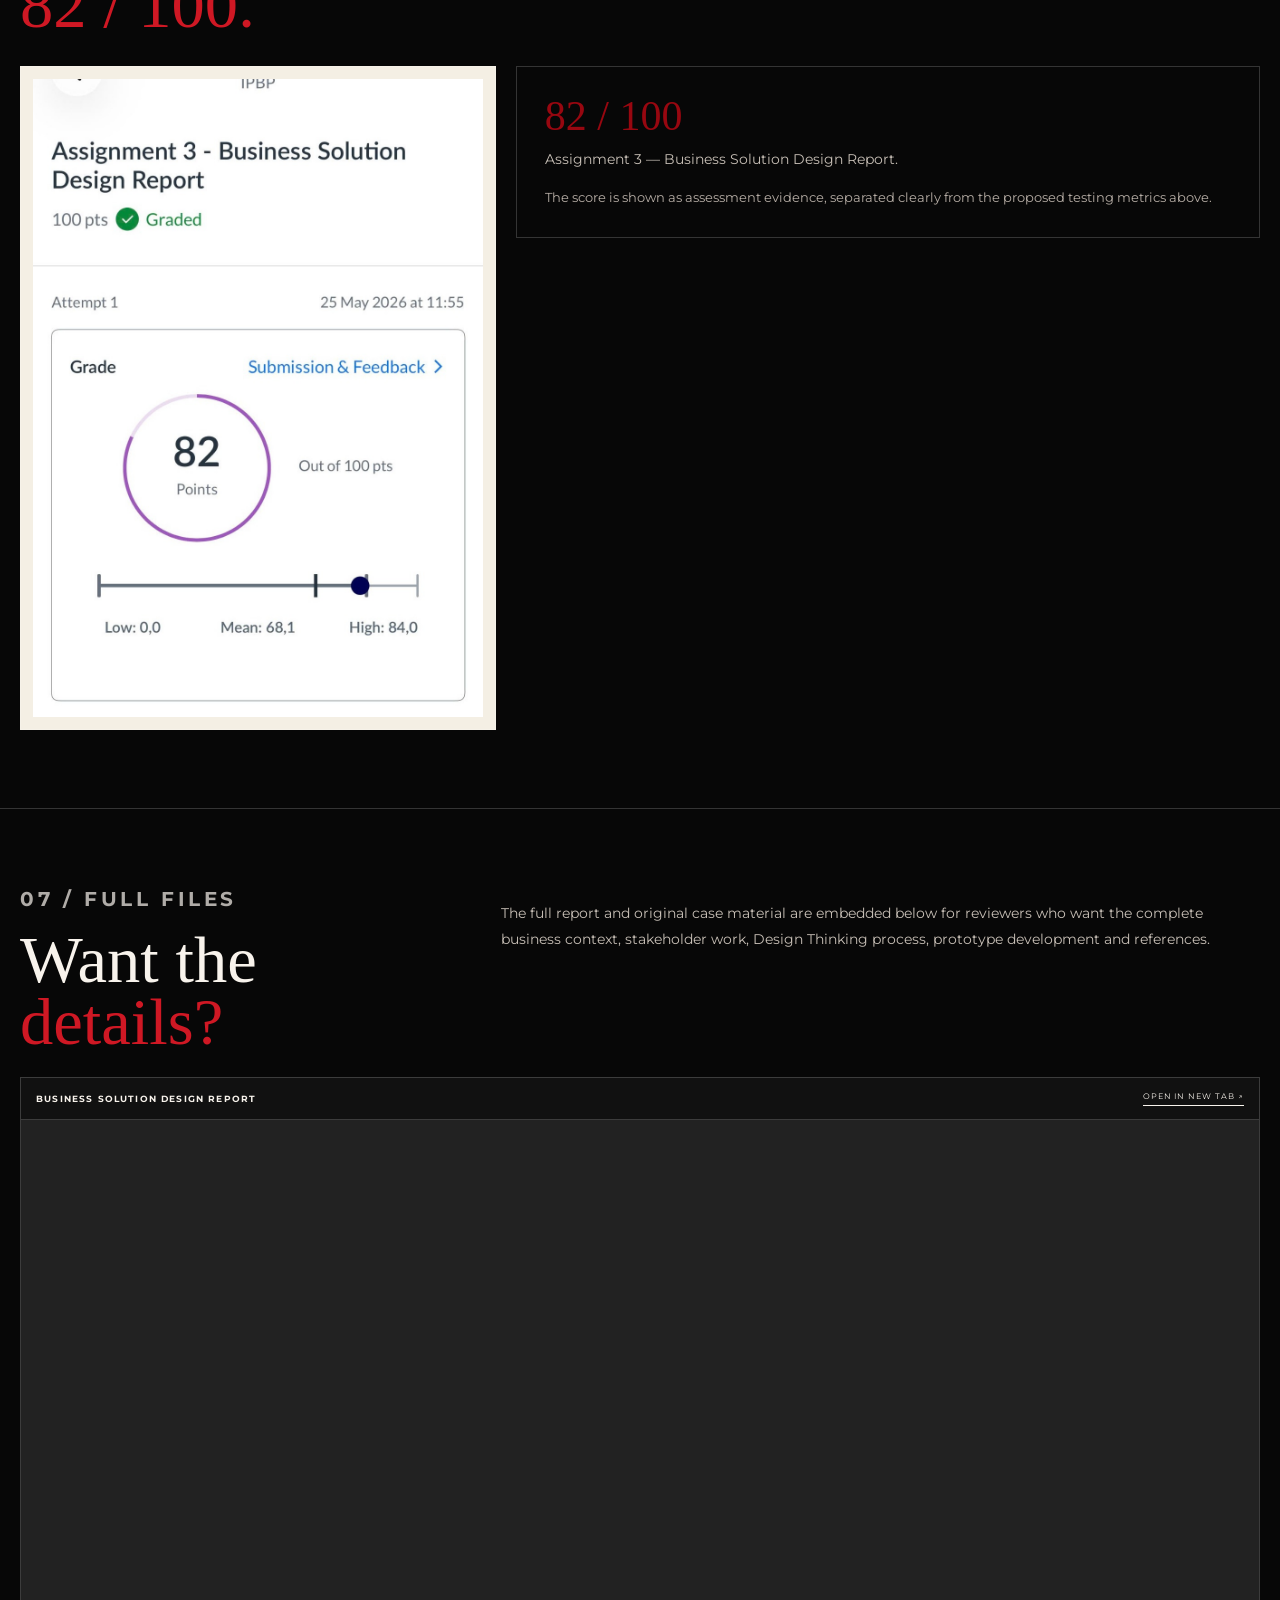
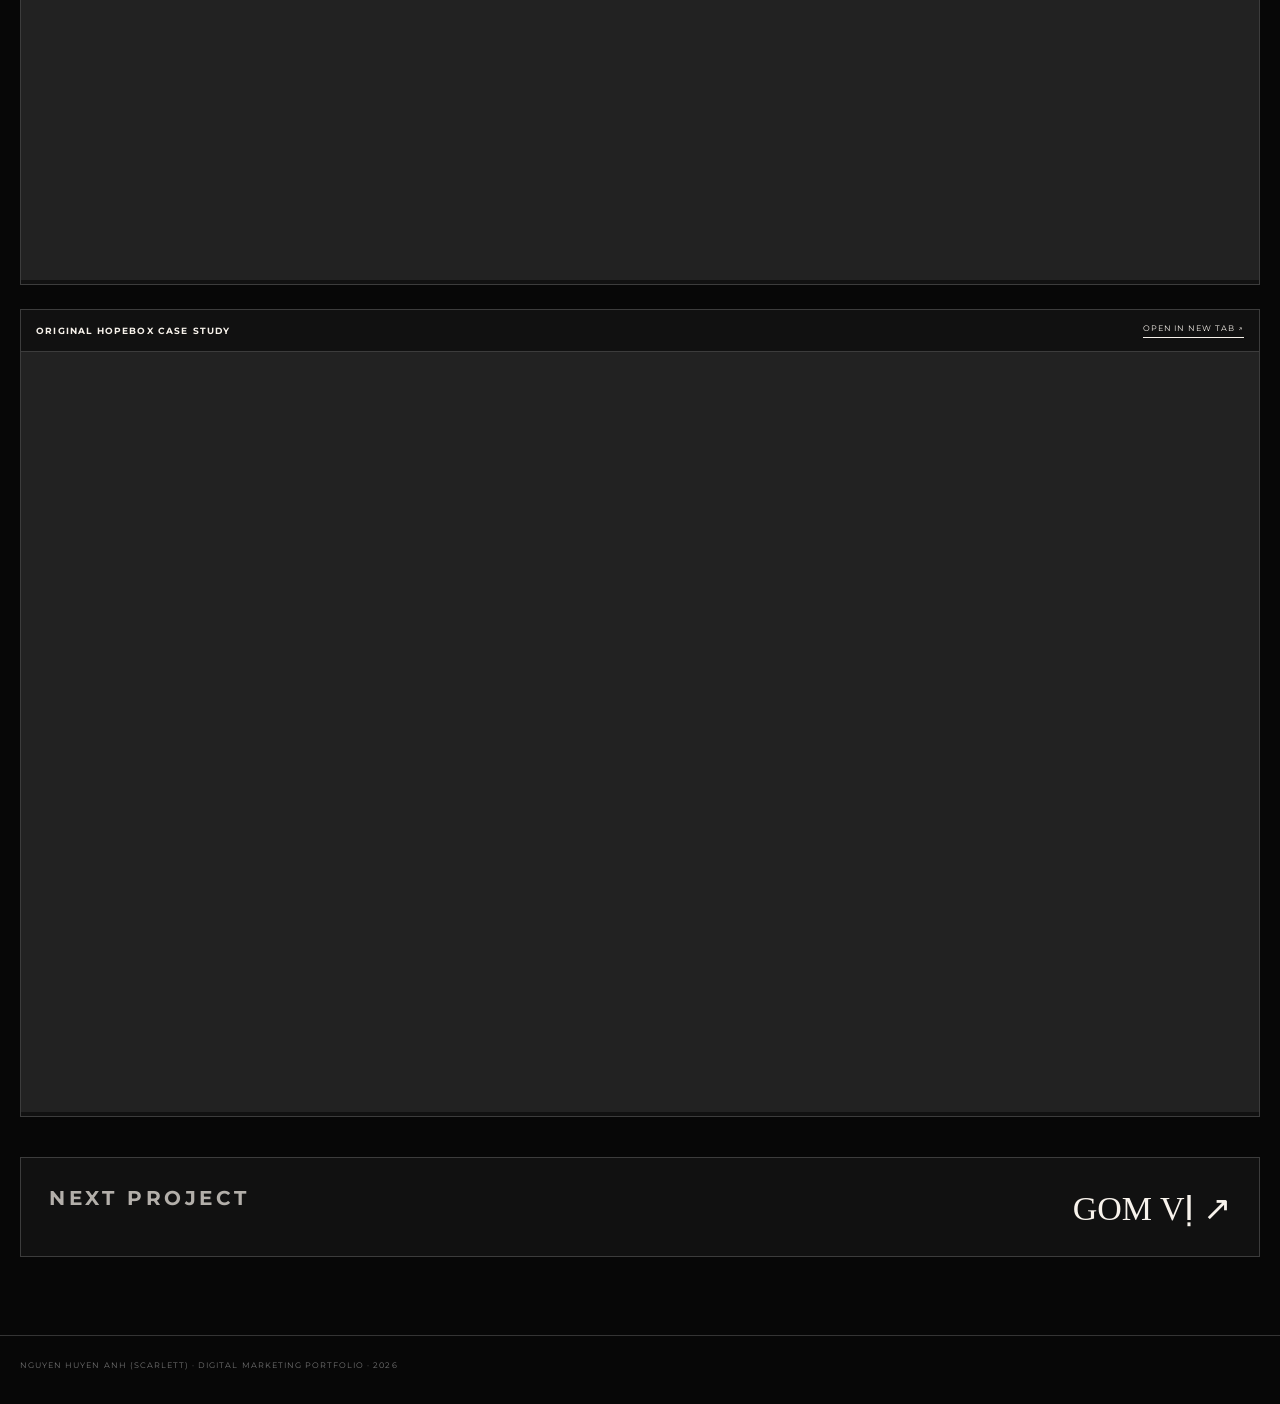
<file: projects/hopebox.html>
<!doctype html><html lang="en"><head><meta charset="utf-8">
<meta name="viewport" content="width=device-width,initial-scale=1">
<meta name="description" content="HopeBox — Design Thinking and B2B strategy case study by Scarlett Nguyen">
<title>HopeBox — Scarlett Nguyen</title><link rel="stylesheet" href="../styles.css">
<style>
/* HopeBox — aligned to the GOM VỊ / Lịm case-study system */
#problem .eyebrow,#insight .eyebrow,#decision .eyebrow,#prototype .eyebrow,#testing .eyebrow,#result .eyebrow,#files .eyebrow{
  font-size:20px!important;letter-spacing:.18em!important;font-weight:700!important;display:block;margin-bottom:18px!important;
}
#problem h2,#insight h2,#decision h2,#prototype h2,#testing h2,#result h2,#files h2{
  font-size:clamp(2.65rem,5.2vw,4.55rem)!important;line-height:.93!important;
}
.hope-hero{padding:48px 0 66px;border-bottom:1px solid var(--line)}
.hope-hero-grid{display:grid;grid-template-columns:1.02fr .98fr;gap:42px;align-items:center}
.hope-hero-copy h1{margin:28px 0 18px;font:400 clamp(74px,9vw,132px)/.78 var(--display);letter-spacing:-.065em}
.hope-hero-copy>p{max-width:690px;font-size:15px;line-height:1.76;color:#c7bfb6}
.hope-result-row{display:grid;grid-template-columns:repeat(3,1fr);gap:10px;margin-top:30px}
.hope-result-row>div{border:1px solid var(--line);padding:16px;min-height:108px}
.hope-result-row strong{display:block;font:400 27px/1 var(--display);margin-bottom:8px}
.hope-result-row span{display:block;font-size:8px;line-height:1.5;text-transform:uppercase;letter-spacing:.1em;color:#aaa198}
.hope-keyvisual{margin:0;background:#f4eddf;padding:14px;box-shadow:18px 18px 0 rgba(37,122,132,.42);transform:rotate(.45deg)}
.hope-keyvisual img{width:100%;height:auto;display:block;object-fit:contain}
.hope-keyvisual figcaption{color:#4e443b;padding:10px 4px 0;font-size:7px;text-transform:uppercase;letter-spacing:.14em}

.hope-feature-grid{display:grid;grid-template-columns:1.12fr .88fr;gap:18px;margin-top:32px;align-items:stretch}
.hope-feature-media,.hope-copy-card,.hope-evidence,.hope-proto{border:1px solid var(--line);background:#151313;overflow:hidden}
.hope-feature-media{margin:0;display:flex;flex-direction:column}
.hope-feature-media .media{height:420px;padding:14px;background:#f4efe4;display:flex;align-items:center;justify-content:center}
.hope-feature-media img{width:100%;height:100%;object-fit:contain;display:block}
.hope-feature-media figcaption,.hope-evidence figcaption,.hope-proto figcaption{padding:18px 18px 19px;border-top:1px solid var(--line)}
.hope-feature-media figcaption strong,.hope-evidence figcaption strong,.hope-proto figcaption strong{display:block;font:400 28px/1 var(--display);margin-bottom:8px}
.hope-feature-media figcaption span,.hope-evidence figcaption span,.hope-proto figcaption span{display:block;font-size:13px;line-height:1.7;color:#b7aea6}
.hope-copy-card{padding:28px;display:flex;flex-direction:column;justify-content:center;min-height:100%}
.hope-copy-card small{font-size:12px;text-transform:uppercase;letter-spacing:.16em;color:#aaa198;margin-bottom:12px}
.hope-copy-card h3{font:400 clamp(36px,4vw,52px)/.98 var(--display);margin:0 0 18px}
.hope-copy-card p{font-size:14px;line-height:1.82;color:#c7bfb6;margin:0}

.hope-evidence-grid{display:grid;grid-template-columns:repeat(2,minmax(0,1fr));gap:18px;margin-top:30px;align-items:stretch}
.hope-evidence{margin:0;display:flex;flex-direction:column}
.hope-evidence-media{height:340px;padding:12px;background:#f4efe4;display:flex;align-items:center;justify-content:center;overflow:hidden}
.hope-evidence-media img{width:100%;height:100%;object-fit:contain;display:block}
.hope-decision-note{margin-top:18px;border:1px solid var(--line);padding:20px;display:grid;grid-template-columns:1fr 1fr;gap:20px}
.hope-decision-note h3{font:400 30px/1.03 var(--display);margin:0 0 10px}
.hope-decision-note p{font-size:13px;line-height:1.72;color:#b7aea6;margin:0}

.hope-proto-hero{margin:32px 0 18px;border:1px solid var(--line);background:#151313;overflow:hidden}
.hope-proto-hero-media{height:560px;padding:14px;background:#f4efe4;display:flex;align-items:center;justify-content:center}
.hope-proto-hero-media img{width:100%;height:100%;object-fit:contain;display:block}
.hope-proto-hero figcaption{padding:18px 20px 20px;border-top:1px solid var(--line)}
.hope-proto-hero figcaption strong{display:block;font:400 30px/1 var(--display);margin-bottom:8px}
.hope-proto-hero figcaption span{display:block;font-size:13px;line-height:1.7;color:#b7aea6}
.hope-proto-grid{display:grid;grid-template-columns:repeat(6,minmax(0,1fr));gap:18px}
.hope-proto{margin:0;display:flex;flex-direction:column}
.hope-proto.span3{grid-column:span 3}.hope-proto.span2{grid-column:span 2}
.hope-proto-media{height:350px;padding:12px;background:#f4efe4;display:flex;align-items:center;justify-content:center;overflow:hidden}
.hope-proto-media img{width:100%;height:100%;object-fit:contain;display:block}

.hope-test-grid{display:grid;grid-template-columns:repeat(3,1fr);gap:12px;margin-top:26px}
.hope-test{border:1px solid var(--line);padding:20px}
.hope-test b{font:400 28px var(--display);color:var(--red);display:block;margin-bottom:10px}
.hope-test strong{display:block;font-size:12px;text-transform:uppercase;letter-spacing:.12em;margin-bottom:8px}
.hope-test span{font-size:13px;line-height:1.68;color:#b7aea6}

.hope-result-grid{display:grid;grid-template-columns:.78fr 1.22fr;gap:20px;margin-top:30px;align-items:start}
.hope-grade{margin:0;border:1px solid var(--line);background:#f4efe4;padding:12px}
.hope-grade img{width:100%;height:auto;display:block;object-fit:contain}
.hope-result-copy{border:1px solid var(--line);padding:28px}
.hope-result-copy strong{font:400 42px/1 var(--display);display:block;margin-bottom:10px;color:var(--red)}
.hope-result-copy p{font-size:14px;line-height:1.82;color:#c7bfb6;margin:0 0 14px}
.hope-result-copy span{display:block;font-size:13px;line-height:1.68;color:#b7aea6}

body[data-theme='light'] .hope-hero-copy>p,
body[data-theme='light'] .hope-copy-card p,
body[data-theme='light'] .hope-result-copy p{color:#5b534c}
body[data-theme='light'] .hope-feature-media,
body[data-theme='light'] .hope-copy-card,
body[data-theme='light'] .hope-evidence,
body[data-theme='light'] .hope-proto,
body[data-theme='light'] .hope-proto-hero,
body[data-theme='light'] .hope-result-copy{background:#fff9f0;border-color:rgba(79,61,46,.26);box-shadow:0 8px 22px rgba(67,47,32,.05)}
body[data-theme='light'] .hope-test,
body[data-theme='light'] .hope-decision-note{border-color:rgba(79,61,46,.26);background:#fff9f0}
body[data-theme='light'] .hope-feature-media .media,
body[data-theme='light'] .hope-evidence-media,
body[data-theme='light'] .hope-proto-media,
body[data-theme='light'] .hope-proto-hero-media,
body[data-theme='light'] .hope-grade{background:#f5eee4}
body[data-theme='light'] .hope-feature-media figcaption span,
body[data-theme='light'] .hope-evidence figcaption span,
body[data-theme='light'] .hope-proto figcaption span,
body[data-theme='light'] .hope-proto-hero figcaption span,
body[data-theme='light'] .hope-result-copy span,
body[data-theme='light'] .hope-decision-note p,
body[data-theme='light'] .hope-test span{color:#5b534c;opacity:1}
body[data-theme='light'] .hope-feature-media figcaption strong,
body[data-theme='light'] .hope-evidence figcaption strong,
body[data-theme='light'] .hope-proto figcaption strong,
body[data-theme='light'] .hope-proto-hero figcaption strong,
body[data-theme='light'] .hope-copy-card h3,
body[data-theme='light'] .hope-decision-note h3{color:#211a16}
body[data-theme='light'] .hope-keyvisual figcaption{color:#544c45;font-size:12px}
body[data-theme='light'] .hope-copy-card small,
body[data-theme='light'] .hope-test strong{color:#6f655d}

@media(max-width:1000px){
  .hope-hero-grid,.hope-feature-grid,.hope-result-grid{grid-template-columns:1fr}
  .hope-keyvisual{max-width:680px;margin:auto}
  .hope-feature-media .media,.hope-proto-hero-media{height:440px}
}
@media(max-width:760px){
  .hope-result-row,.hope-evidence-grid,.hope-test-grid,.hope-decision-note{grid-template-columns:1fr}
  .hope-proto-grid{grid-template-columns:1fr}
  .hope-proto.span3,.hope-proto.span2{grid-column:auto}
  .hope-feature-media .media,.hope-evidence-media,.hope-proto-media,.hope-proto-hero-media{height:auto}
  .hope-feature-media img,.hope-evidence-media img,.hope-proto-media img,.hope-proto-hero-media img{height:auto}
  #problem .eyebrow,#insight .eyebrow,#decision .eyebrow,#prototype .eyebrow,#testing .eyebrow,#result .eyebrow,#files .eyebrow{font-size:16px!important}
}
</style></head><body><div class="noise"></div><nav><div class="wrap nav">
<a class="brand" href="../index.html#top">SCARLETT<b>°</b></a><div class="nav-right"><div class="links"><a href="../index.html#about">About</a><a href="../index.html#work">Work</a><a href="../index.html#experience">Experience</a><a href="../index.html#recognition">Recognition</a><a href="../index.html#contact">Contact</a></div><a class="nav-cv" href="../cv.html">CV ↓</a><button class="theme-toggle" id="themeToggle" aria-label="Switch colour theme"><span class="moon">☾</span><span class="sun">☀</span></button></div></div></nav>
<main>
<section class="hope-hero"><div class="wrap"><a class="back" href="../index.html#work">← Back to selected work</a><div class="hope-hero-grid reveal"><div class="hope-hero-copy"><div class="eyebrow">Integrated Perspectives on Business Problems · Team Leader · May 2026</div><h1>HopeBox</h1><p>A Design Thinking case study exploring how HopeBox could reduce reliance on seasonal corporate engagement and build stronger year-round B2B relationships.</p><div class="detail-meta"><span class="tag">Design Thinking</span><span class="tag">B2B Strategy</span><span class="tag">Stakeholder Research</span><span class="tag">ESG</span></div><div class="hope-result-row"><div><strong>82 / 100</strong><span>Assignment result</span></div><div><strong>Team Leader</strong><span>Project coordination</span></div><div><strong>Mid-Year Gala</strong><span>Selected solution route</span></div></div></div><figure class="hope-keyvisual"><img src="../assets/projects/hope-cover.jpg" alt="HopeBox strategy and prototype overview"><figcaption>HopeBox · Business Solution Design Report</figcaption></figure></div></div></section>
<div class="case-nav"><div class="wrap"><a href="#problem">Problem</a><a href="#insight">Insight</a><a href="#decision">Decision</a><a href="#prototype">Prototype</a><a href="#testing">Testing</a><a href="#result">Result</a><a href="#files">Files</a></div></div>

<section class="detail-section" id="problem"><div class="wrap"><div class="detail-columns reveal"><div><div class="eyebrow">01 / Business Problem</div><h2>Revenue was not<br>the whole <span class="red">problem.</span></h2></div><div><p>HopeBox carries year-round programme and support costs, while corporate purchasing and engagement are concentrated around Tet, Mid-Autumn and Christmas.</p><p>The project reframed the challenge from a seasonal sales dip into a relationship-management problem: corporate partners had limited reasons and structures to stay engaged between peak periods.</p></div></div><div class="hope-feature-grid reveal"><figure class="hope-feature-media"><div class="media"><img src="../assets/projects/hopebox/problem-gap.jpeg" alt="HopeBox seasonal engagement gap"></div><figcaption><strong>Seasonal engagement gap</strong><span>Corporate engagement peaks around gifting periods, leaving a weaker mid-year relationship window.</span></figcaption></figure><div class="hope-copy-card"><small>Strategic shift</small><h3>From seasonal spikes to continuous touchpoints.</h3><p>The team focused on creating a stronger reason for corporate partners to reconnect with HopeBox outside festive campaigns, supporting longer-term partnership continuity rather than one-off engagement.</p></div></div></div></section>

<section class="detail-section" id="insight"><div class="wrap"><div class="detail-columns reveal"><div><div class="eyebrow">02 / Stakeholder Insight</div><h2>Focus on the people<br>who shape <span class="red">continuity.</span></h2></div><div><p>Corporate B2B partners were prioritised because their procurement decisions, CSR budgets and partnership commitment directly affect HopeBox's revenue continuity.</p><p>Stakeholder mapping and empathy work helped clarify what these partners need from an ongoing relationship: visible impact, credible engagement opportunities and a clearer reason to stay connected throughout the year.</p></div></div><div class="hope-evidence-grid reveal"><figure class="hope-evidence"><div class="hope-evidence-media"><img src="../assets/projects/hopebox/stakeholder-map.png" alt="HopeBox stakeholder map"></div><figcaption><strong>Stakeholder prioritisation</strong><span>Mapping influence and relevance across HopeBox's stakeholder ecosystem.</span></figcaption></figure><figure class="hope-evidence"><div class="hope-evidence-media"><img src="../assets/projects/hopebox/empathy-map.png" alt="Corporate partner empathy map"></div><figcaption><strong>Corporate partner empathy map</strong><span>Turning stakeholder needs into a clearer relationship problem.</span></figcaption></figure></div></div></section>

<section class="detail-section" id="decision"><div class="wrap"><div class="detail-columns reveal"><div><div class="eyebrow">03 / Decision Logic</div><h2>Four routes.<br>One practical <span class="red">quick win.</span></h2></div><div><p>The ideation stage generated four possible routes across continuous engagement and strategic partnership.</p><p>An Action Priority Matrix then compared implementation effort with strategic impact. The Mid-Year Impact Gala was selected as the strongest quick-win direction.</p></div></div><div class="hope-evidence-grid reveal"><figure class="hope-evidence"><div class="hope-evidence-media"><img src="../assets/projects/hopebox/brainstorm.png" alt="How Might We brainstorming and affinity diagram"></div><figcaption><strong>Ideation</strong><span>How Might We framing and affinity clustering across four solution routes.</span></figcaption></figure><figure class="hope-evidence"><div class="hope-evidence-media"><img src="../assets/projects/hopebox/priority.png" alt="Action Priority Matrix"></div><figcaption><strong>Prioritisation</strong><span>The gala sits in the high-impact, lower-effort quick-win quadrant.</span></figcaption></figure></div><div class="hope-decision-note reveal"><div><h3>Why the gala?</h3><p>A dedicated mid-year reason for corporate partners to reconnect during a low-engagement period.</p></div><div><h3>What it unlocks</h3><p>A platform for fundraising, networking, ESG storytelling, sponsorship conversations and follow-up communication.</p></div></div></div></section>

<section class="detail-section" id="prototype"><div class="wrap"><div class="detail-columns reveal"><div><div class="eyebrow">04 / Prototype System</div><h2>Turn the concept<br>into a <span class="red">system.</span></h2></div><div><p>The proposal was translated into a connected set of artefacts rather than a single event visual.</p><p>The prototype system covered the gala experience, partnership collateral, impact storytelling and post-event digital recognition across the partner journey.</p></div></div><figure class="hope-proto-hero reveal"><div class="hope-proto-hero-media"><img src="../assets/projects/hopebox/gala-mockup.jpeg" alt="Running Toward Hope gala concept"></div><figcaption><strong>Running Toward Hope</strong><span>Mid-Year Impact Gala concept visual.</span></figcaption></figure><div class="hope-proto-grid reveal"><figure class="hope-proto span3"><div class="hope-proto-media"><img src="../assets/projects/hopebox/brochure-front.jpeg" alt="Corporate partnership brochure front"></div><figcaption><strong>Partnership brochure · front</strong><span>Introducing HopeBox, its impact and the corporate partnership proposition.</span></figcaption></figure><figure class="hope-proto span3"><div class="hope-proto-media"><img src="../assets/projects/hopebox/brochure-back.jpeg" alt="Corporate partnership brochure back"></div><figcaption><strong>Partnership brochure · back</strong><span>Champion for Change partnership framing and programme information.</span></figcaption></figure><figure class="hope-proto span2"><div class="hope-proto-media"><img src="../assets/projects/hopebox/invitation.jpeg" alt="Gala invitation"></div><figcaption><strong>Invitation</strong><span>Formal event touchpoint.</span></figcaption></figure><figure class="hope-proto span2"><div class="hope-proto-media"><img src="../assets/projects/hopebox/journey-infographic.jpeg" alt="Journey of HopeBox infographic"></div><figcaption><strong>Impact infographic</strong><span>Making HopeBox's survivor journey easier to understand.</span></figcaption></figure><figure class="hope-proto span2"><div class="hope-proto-media"><img src="../assets/projects/hopebox/linkedin-post.jpeg" alt="LinkedIn recognition post"></div><figcaption><strong>LinkedIn recognition</strong><span>Extending partner visibility after the event.</span></figcaption></figure></div></div></section>

<section class="detail-section" id="testing"><div class="wrap"><div class="detail-columns reveal"><div><div class="eyebrow">05 / Testing Framework</div><h2>Test the idea<br>before calling it a <span class="red">solution.</span></h2></div><div><p>The final stage defined how the concept could be evaluated through three Design Thinking lenses: desirability, viability and feasibility.</p><p>These were proposed evaluation measures for the concept, not live campaign results.</p></div></div><div class="hope-test-grid reveal"><div class="hope-test"><b>01</b><strong>Desirability</strong><span>RSVP intention, sponsor interest, storytelling response and audience feedback.</span></div><div class="hope-test"><b>02</b><strong>Viability</strong><span>Sponsorship uptake, donation conversion, fundraising efficiency and repeat partnership interest.</span></div><div class="hope-test"><b>03</b><strong>Feasibility</strong><span>Logistics, staff coordination, production requirements and repeatability.</span></div></div></div></section>

<section class="detail-section" id="result"><div class="wrap"><div class="detail-columns reveal"><div><div class="eyebrow">06 / Result</div><h2>A strong report.<br><span class="red">82 / 100.</span></h2></div><div><p>The final Business Solution Design Report received 82/100. I served as team leader for the project, coordinating the report direction and bringing the research, solution logic and prototype system together into the final submission.</p></div></div><div class="hope-result-grid reveal"><figure class="hope-grade"><img src="../assets/projects/hopebox/grade-82.jpg" alt="HopeBox Assignment 3 grade of 82 out of 100"></figure><div class="hope-result-copy"><strong>82 / 100</strong><p>Assignment 3 — Business Solution Design Report.</p><span>The score is shown as assessment evidence, separated clearly from the proposed testing metrics above.</span></div></div></div></section>

<section class="detail-section" id="files"><div class="wrap"><div class="detail-columns reveal"><div><div class="eyebrow">07 / Full Files</div><h2>Want the<br><span class="red">details?</span></h2></div><div><p>The full report and original case material are embedded below for reviewers who want the complete business context, stakeholder work, Design Thinking process, prototype development and references.</p></div></div><div class="pdf-shell reveal"><div class="pdf-head"><strong>Business Solution Design Report</strong><a href="../documents/hopebox-report.pdf" target="_blank">Open in new tab ↗</a></div><iframe class="pdf-viewer" loading="lazy" src="../documents/hopebox-report.pdf#view=FitH"></iframe></div><div class="pdf-shell reveal"><div class="pdf-head"><strong>Original HopeBox case study</strong><a href="../documents/hopebox-case-study.pdf" target="_blank">Open in new tab ↗</a></div><iframe class="pdf-viewer" loading="lazy" src="../documents/hopebox-case-study.pdf#view=FitH"></iframe></div><a class="next-card reveal" href="gom-vi.html"><span class="eyebrow">Next project</span><strong>GOM VỊ ↗</strong></a></div></section>
</main><footer><div class="wrap">Nguyen Huyen Anh (Scarlett) · Digital Marketing Portfolio · 2026</div></footer><script src="../script.js"></script></body></html>
</file>
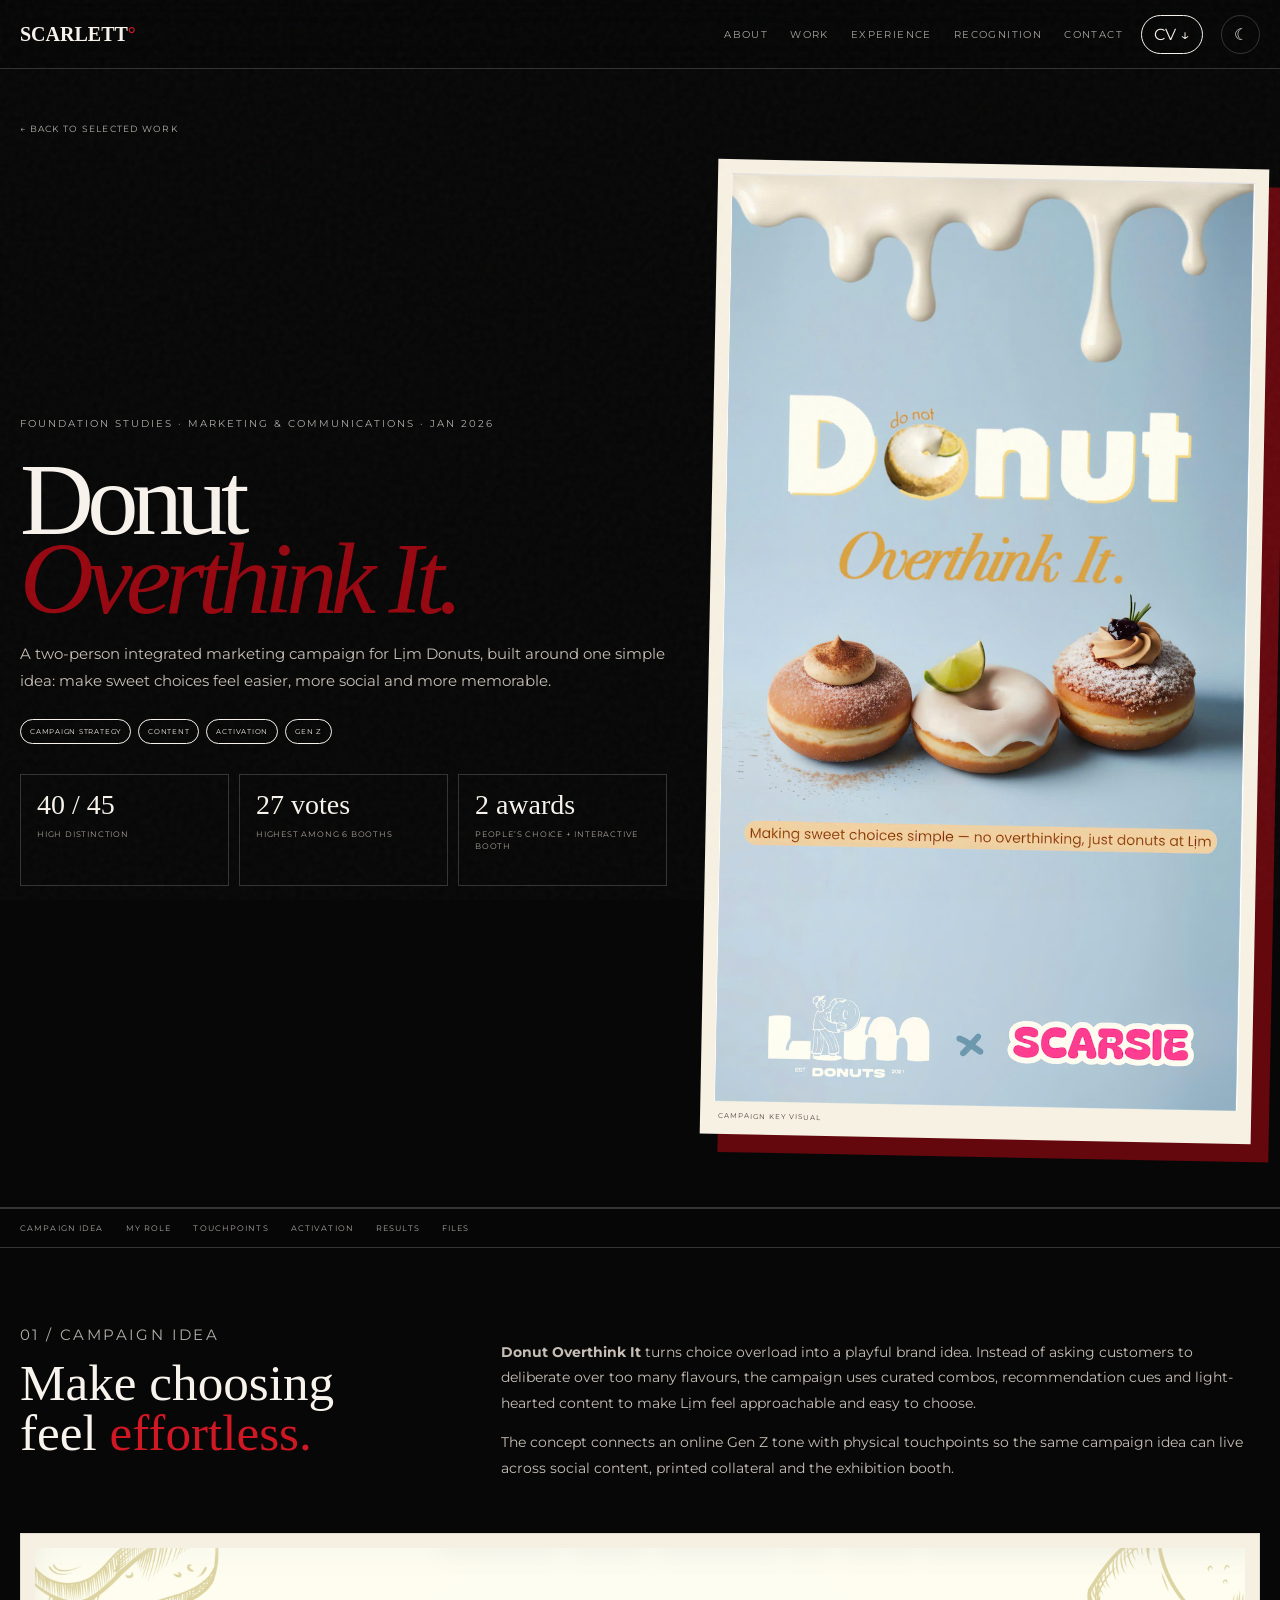
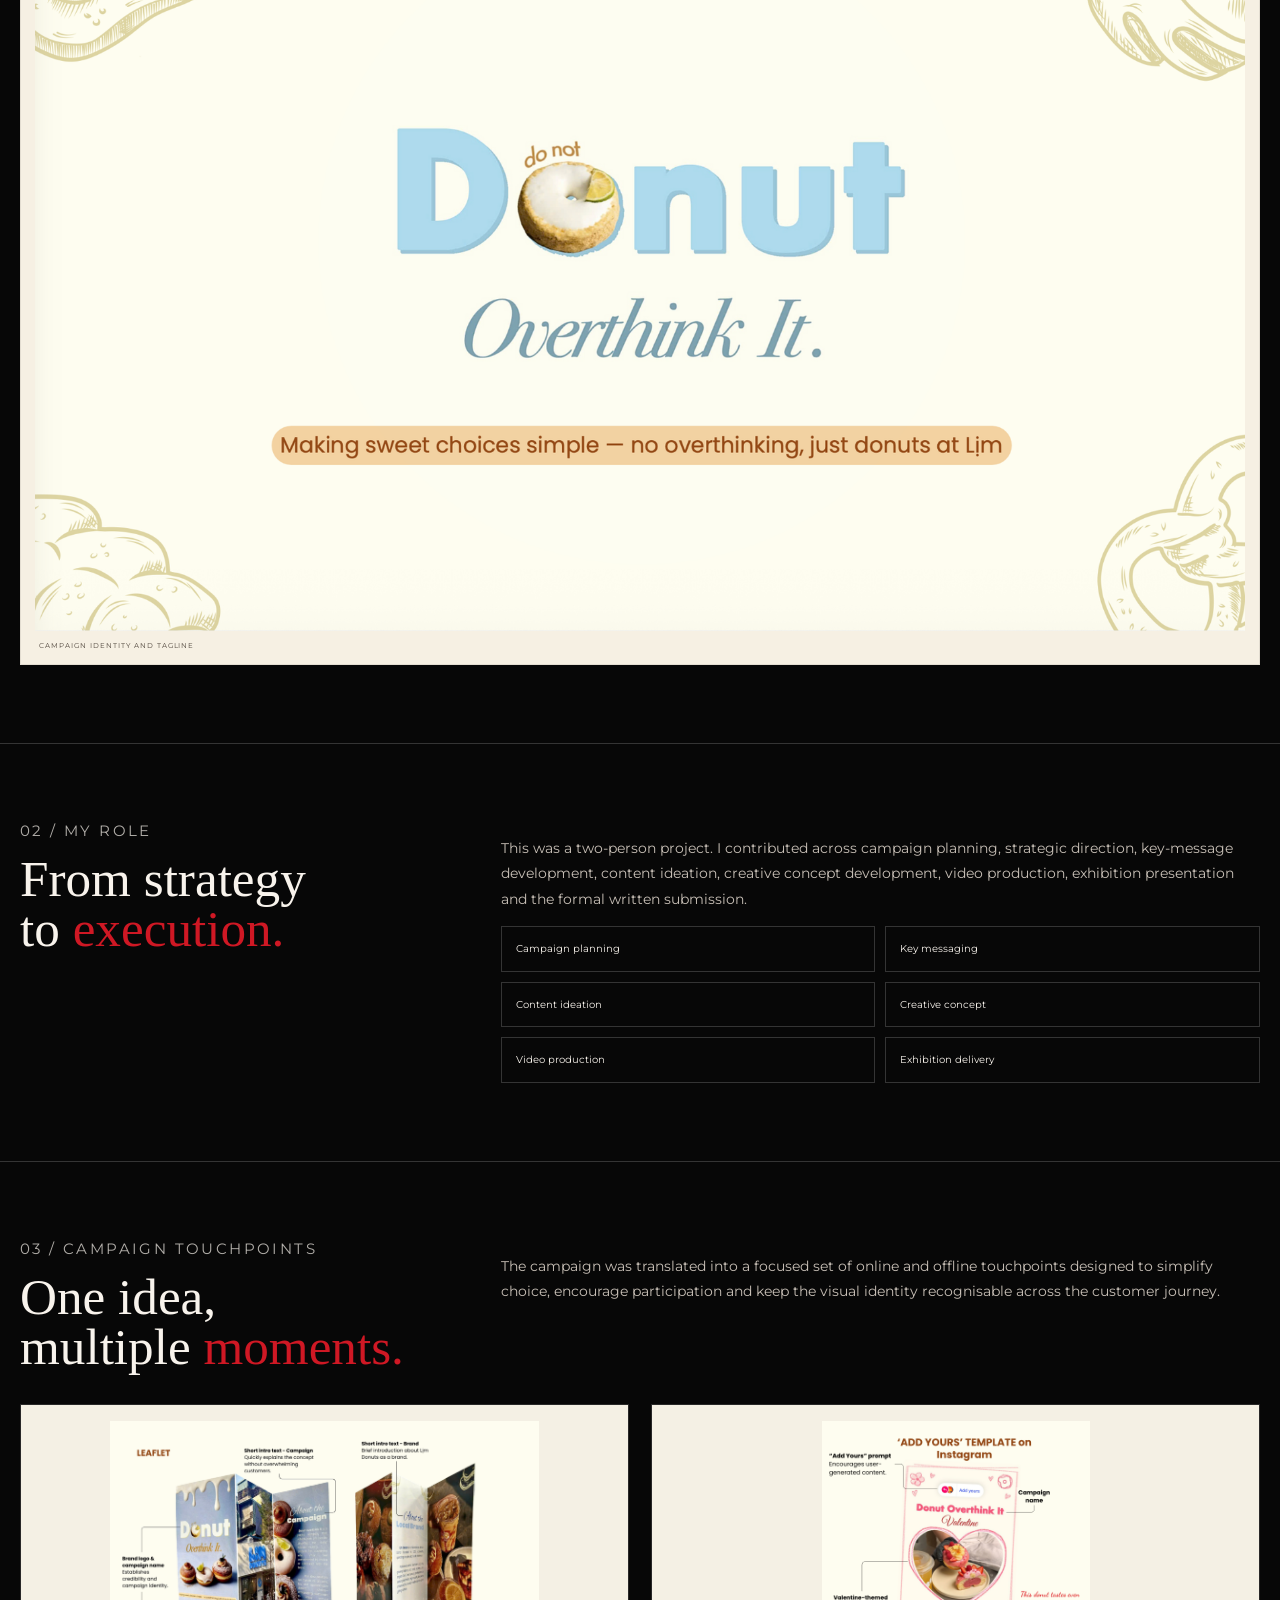
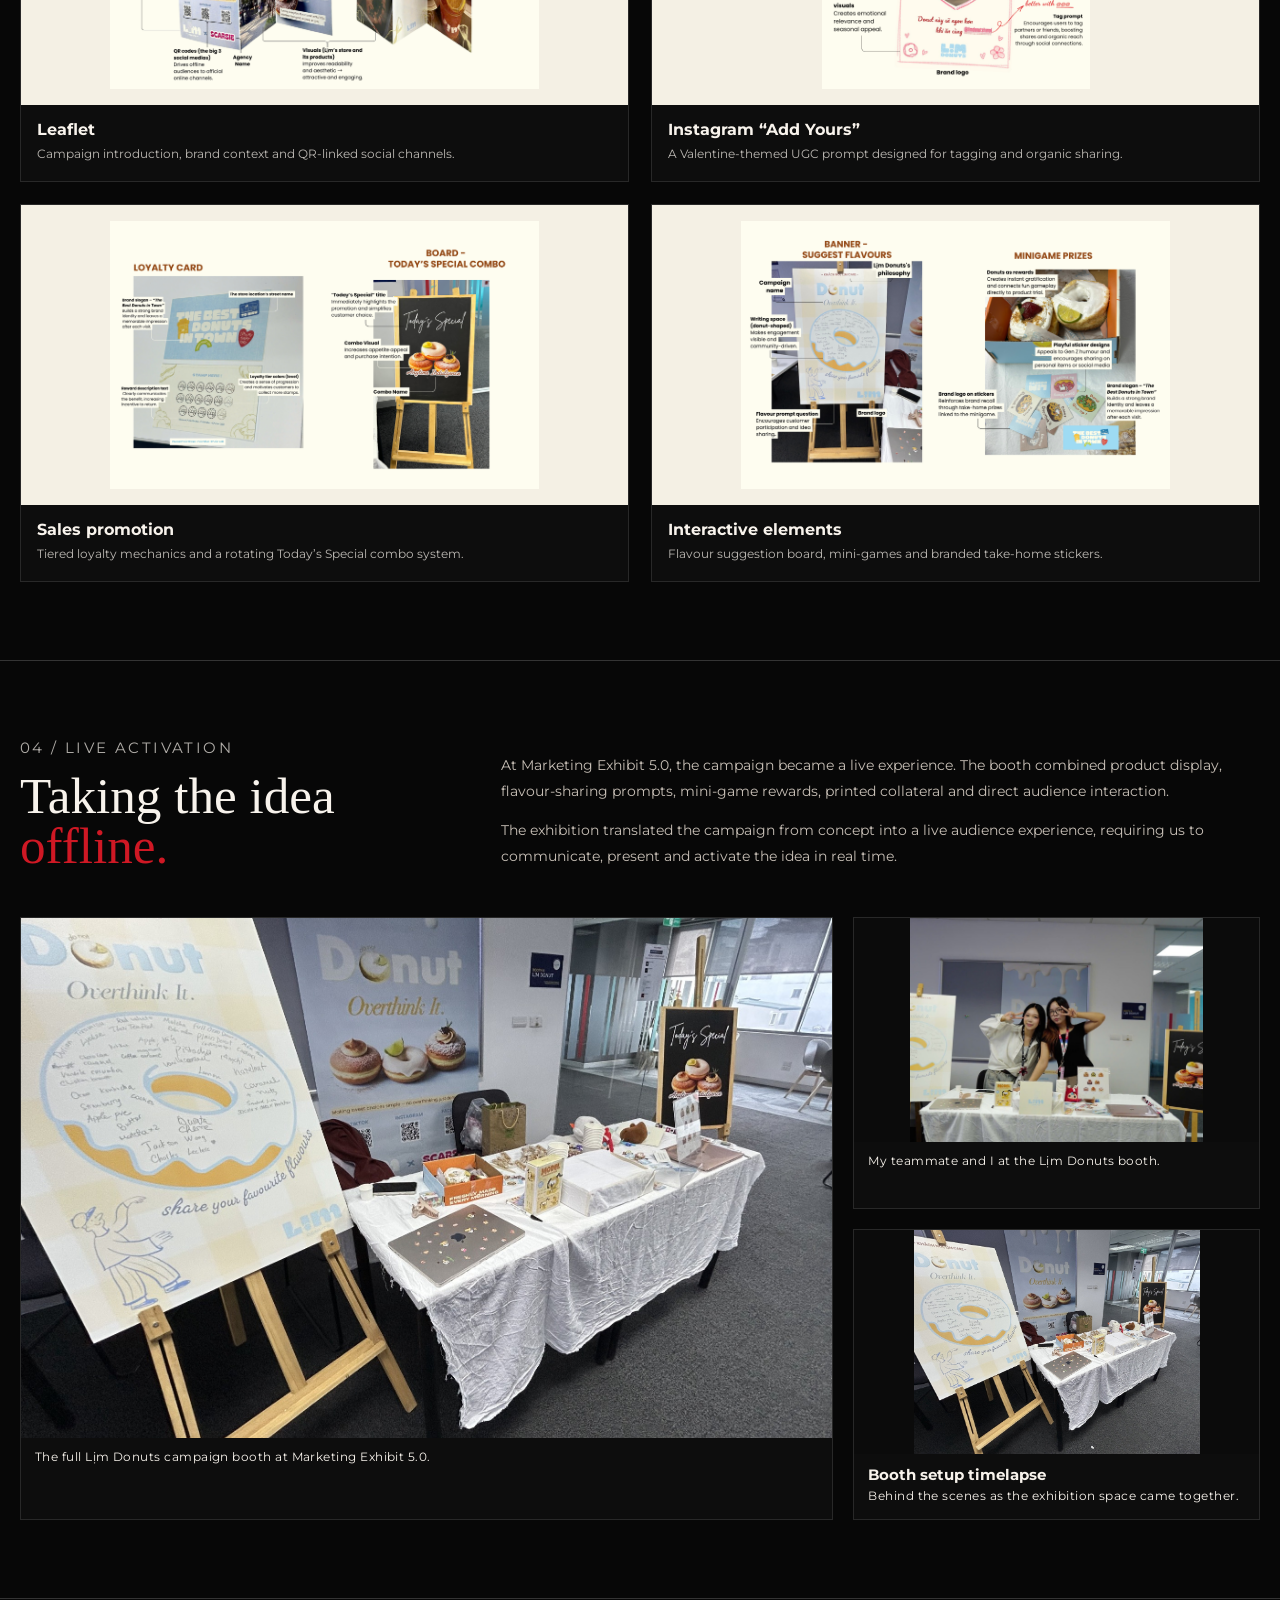
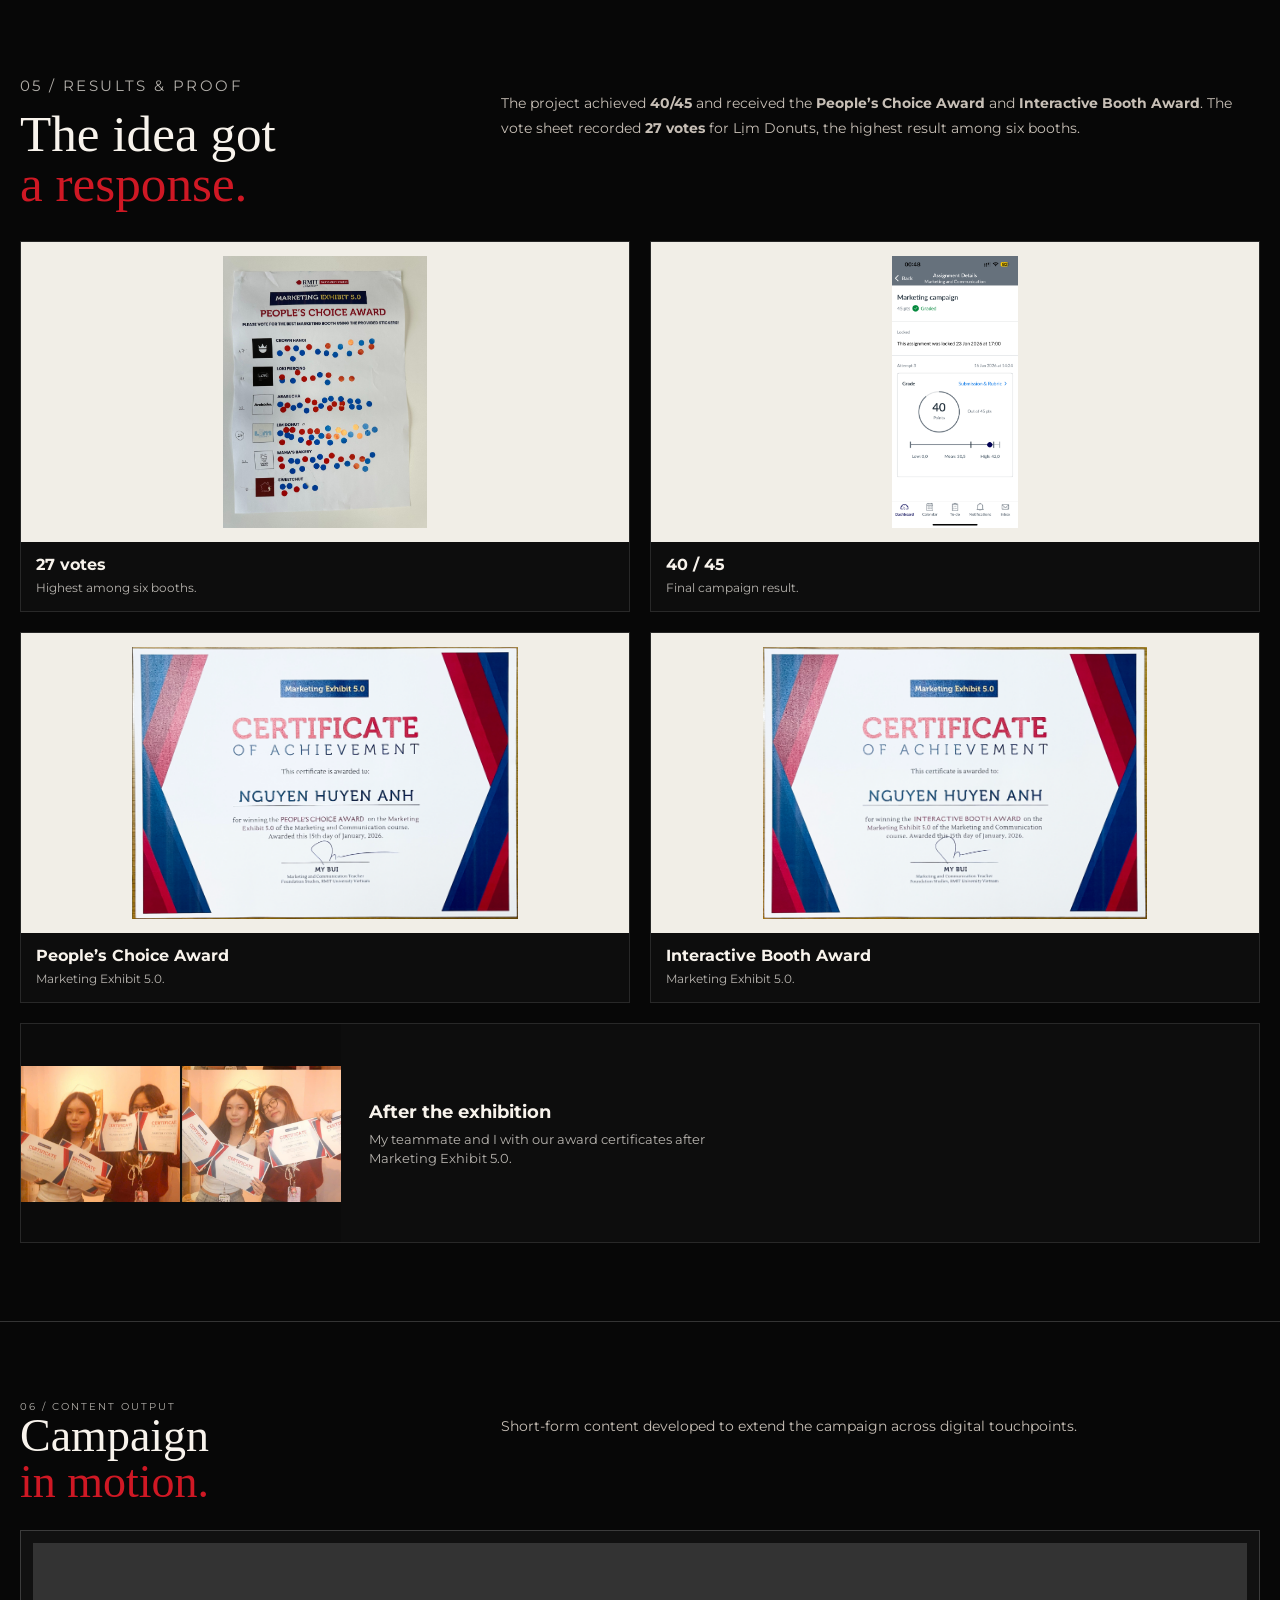
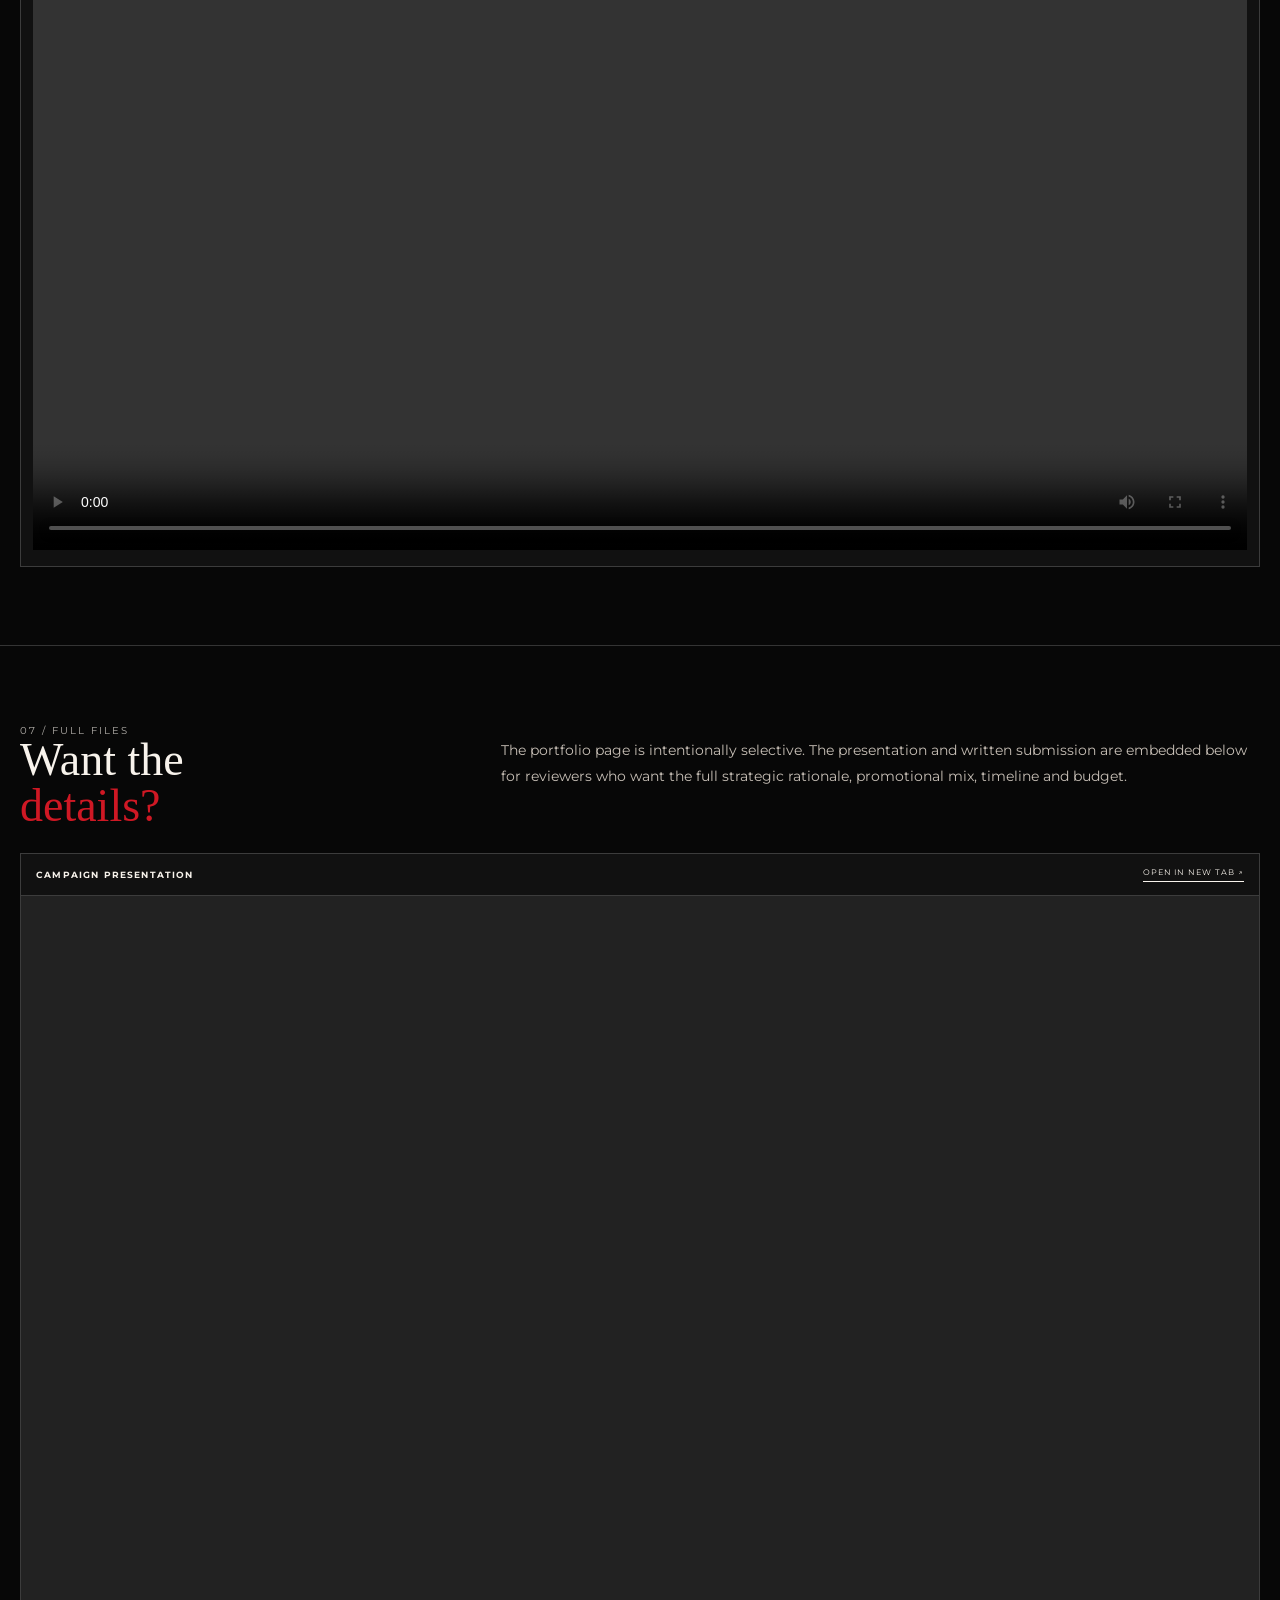
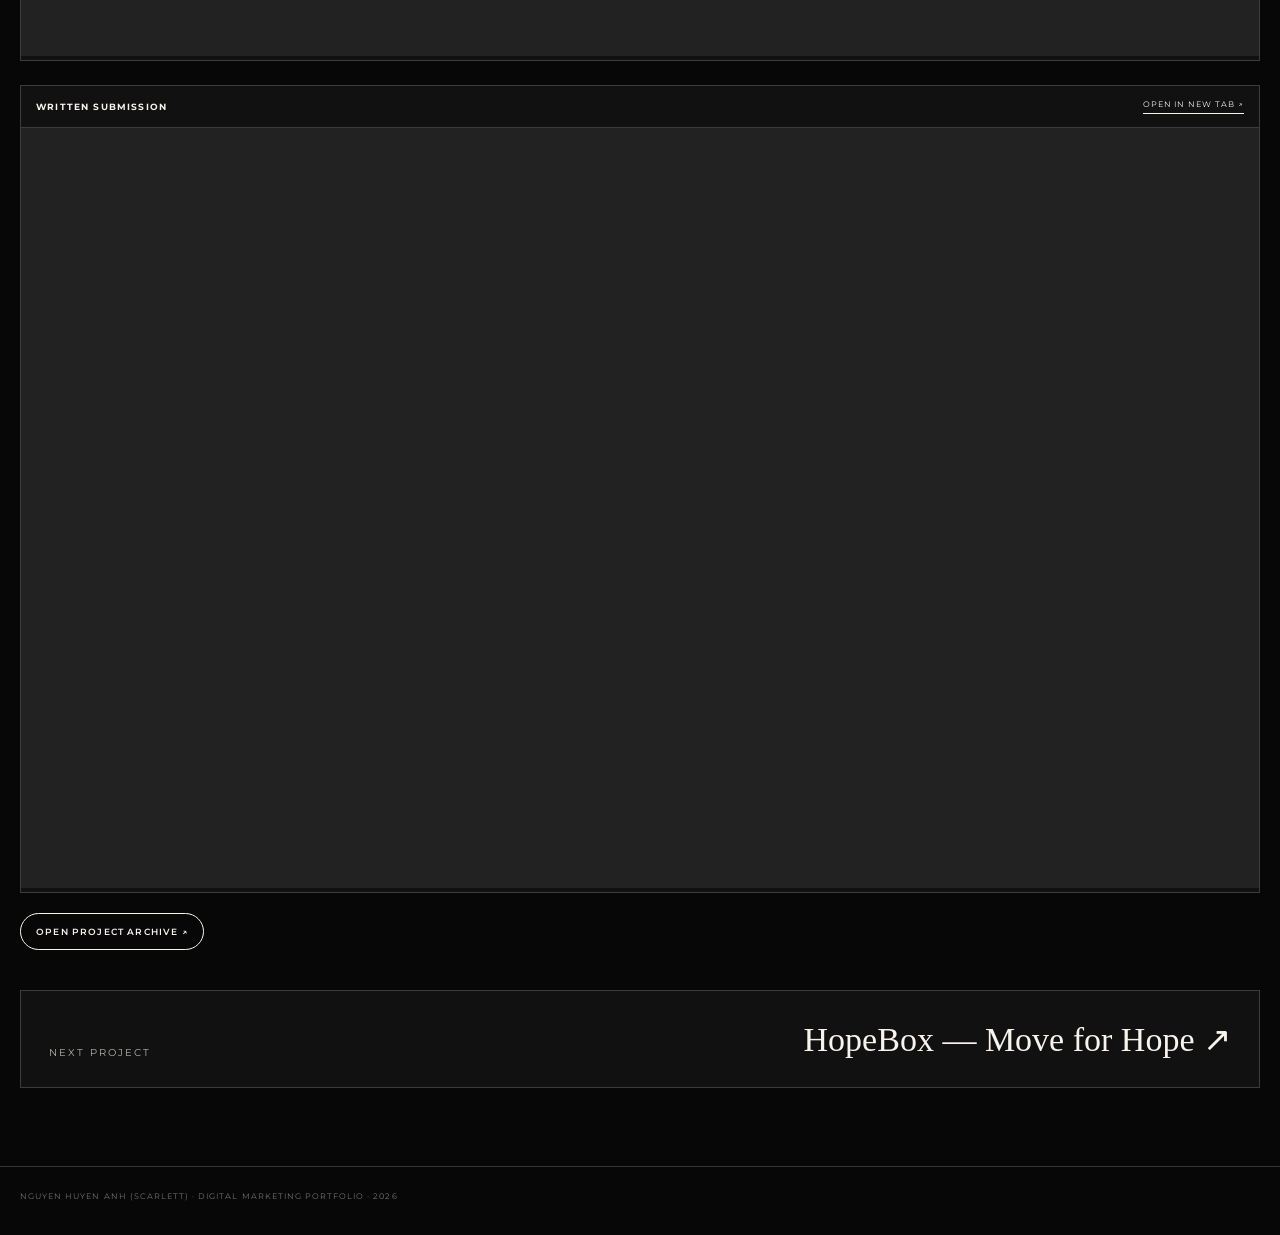
<file: projects/lim-donuts.html>
<!doctype html><html lang="en"><head><meta charset="utf-8">
<meta name="viewport" content="width=device-width,initial-scale=1">
<meta name="description" content="Donut Overthink It — Lịm Donuts integrated marketing campaign by Scarlett Nguyen">
<title>Donut Overthink It — Scarlett Nguyen</title><link rel="stylesheet" href="../styles.css"><style>
/* Lịm case — compact, fixed editorial layout */
#idea .eyebrow,#role .eyebrow,#touchpoints .eyebrow,#activation .eyebrow,#results .eyebrow{font-size:15px!important;font-weight:400!important;letter-spacing:.16em!important;line-height:1.2!important;margin-bottom:14px!important;}
#idea h2,#role h2,#touchpoints h2,#activation h2,#results h2{font-size:clamp(2.1rem,4vw,3.55rem)!important;line-height:.98!important;}

/* ---------- TOUCHPOINTS ---------- */
#touchpoints .scar-touch-grid{display:grid!important;grid-template-columns:repeat(2,minmax(0,1fr))!important;gap:22px!important;align-items:stretch!important;margin-top:32px!important;}
#touchpoints .scar-touch-card{margin:0!important;border:1px solid rgba(255,255,255,.11)!important;background:rgba(255,255,255,.025)!important;display:flex!important;flex-direction:column!important;min-width:0!important;overflow:hidden!important;}
#touchpoints .scar-touch-media{height:300px!important;display:flex!important;align-items:center!important;justify-content:center!important;padding:16px!important;background:#f4f0e4!important;overflow:hidden!important;}
#touchpoints .scar-touch-media img{display:block!important;width:100%!important;height:100%!important;max-width:100%!important;max-height:100%!important;object-fit:contain!important;object-position:center!important;}
#touchpoints .scar-touch-card figcaption{padding:15px 16px 17px!important;min-height:76px!important;}
#touchpoints .scar-touch-card figcaption strong{display:block!important;font-size:1rem!important;margin-bottom:4px!important;}
#touchpoints .scar-touch-card figcaption span{font-size:.78rem!important;line-height:1.45!important;opacity:.74!important;}

/* ---------- LIVE ACTIVATION ---------- */
#activation .scar-activation-grid{display:grid!important;grid-template-columns:minmax(0,2fr) minmax(260px,1fr)!important;gap:20px!important;align-items:stretch!important;margin-top:34px!important;}
#activation figure{margin:0!important;}
#activation .scar-booth-card,#activation .scar-side-card{border:1px solid rgba(255,255,255,.11)!important;background:rgba(255,255,255,.025)!important;overflow:hidden!important;}
#activation .scar-booth-media{height:520px!important;background:#0b0b0b!important;overflow:hidden!important;display:flex!important;align-items:center!important;justify-content:center!important;}
#activation .scar-booth-media img{width:100%!important;height:100%!important;object-fit:cover!important;object-position:left center!important;display:block!important;}
#activation .scar-side-stack{display:grid!important;grid-template-rows:1fr 1fr!important;gap:20px!important;min-width:0!important;}
#activation .scar-side-media{height:224px!important;background:#0b0b0b!important;display:flex!important;align-items:center!important;justify-content:center!important;overflow:hidden!important;}
#activation .scar-side-media img,#activation .scar-side-media video{width:100%!important;height:100%!important;object-fit:contain!important;object-position:center!important;display:block!important;background:#0b0b0b!important;}
#activation figcaption{padding:12px 14px 14px!important;font-size:.72rem!important;line-height:1.35!important;letter-spacing:.04em!important;}
#activation figcaption strong{display:block!important;font-size:.92rem!important;letter-spacing:0!important;margin-bottom:4px!important;}

/* ---------- RESULTS ---------- */
#results .scar-proof-grid{display:grid!important;grid-template-columns:repeat(2,minmax(0,1fr))!important;gap:20px!important;margin-top:32px!important;align-items:stretch!important;}
#results .scar-proof-card{margin:0!important;border:1px solid rgba(255,255,255,.11)!important;background:rgba(255,255,255,.025)!important;overflow:hidden!important;display:flex!important;flex-direction:column!important;}
#results .scar-proof-media{height:300px!important;display:flex!important;align-items:center!important;justify-content:center!important;padding:14px!important;background:#f1eee7!important;overflow:hidden!important;}
#results .scar-proof-media img{display:block!important;width:100%!important;height:100%!important;object-fit:contain!important;object-position:center!important;}
#results .scar-proof-card figcaption{padding:13px 15px 15px!important;min-height:64px!important;}
#results .scar-proof-card figcaption strong{display:block!important;font-size:1rem!important;margin-bottom:3px!important;}
#results .scar-proof-card figcaption span{font-size:.76rem!important;line-height:1.4!important;opacity:.72!important;}
#results .scar-team-strip{grid-column:1/-1!important;display:grid!important;grid-template-columns:320px 1fr!important;min-height:180px!important;max-height:220px!important;border:1px solid rgba(255,255,255,.11)!important;background:rgba(255,255,255,.025)!important;overflow:hidden!important;}
#results .scar-team-strip .scar-team-media{height:220px!important;background:#0b0b0b!important;display:flex!important;align-items:center!important;justify-content:center!important;overflow:hidden!important;}
#results .scar-team-strip img{width:100%!important;height:100%!important;object-fit:contain!important;display:block!important;}
#results .scar-team-copy{padding:24px 28px!important;display:flex!important;flex-direction:column!important;justify-content:center!important;}
#results .scar-team-copy strong{font-size:1.15rem!important;margin-bottom:7px!important;}
#results .scar-team-copy span{font-size:.82rem!important;line-height:1.5!important;opacity:.72!important;max-width:44ch!important;}
/* ---------- LIGHT MODE CARD OUTLINES ---------- */

body[data-theme='light'] #touchpoints .scar-touch-card,
body[data-theme='light'] #activation .scar-booth-card,
body[data-theme='light'] #activation .scar-side-card,
body[data-theme='light'] #results .scar-proof-card,
body[data-theme='light'] #results .scar-team-strip{
  background:#fffaf3!important;
  border:1px solid rgba(77,58,43,.42)!important;
  box-shadow:0 5px 16px rgba(59,43,31,.045)!important;
}


/* divider between image and caption */

body[data-theme='light'] #touchpoints .scar-touch-card figcaption,
body[data-theme='light'] #activation figcaption,
body[data-theme='light'] #results .scar-proof-card figcaption{
  border-top:1px solid rgba(77,58,43,.24)!important;
}


/* readable supporting text */

body[data-theme='light'] #touchpoints .scar-touch-card figcaption span,
body[data-theme='light'] #results .scar-proof-card figcaption span,
body[data-theme='light'] #results .scar-team-copy span{
  color:#514941!important;
  opacity:1!important;
}
@media (max-width:900px){
  #touchpoints .scar-touch-grid,#results .scar-proof-grid,#activation .scar-activation-grid{grid-template-columns:1fr!important;}
  #touchpoints .scar-touch-media,#results .scar-proof-media{height:260px!important;}
  #activation .scar-booth-media{height:360px!important;}
  #activation .scar-side-stack{grid-template-rows:auto auto!important;}
  #activation .scar-side-media{height:280px!important;}
  #results .scar-team-strip{grid-template-columns:1fr!important;max-height:none!important;}
  #results .scar-team-strip .scar-team-media{height:260px!important;}
}
</style>
</head><body><div class="noise"></div><nav><div class="wrap nav">
<a class="brand" href="../index.html#top">SCARLETT<b>°</b></a>
<div class="nav-right"><div class="links"><a href="../index.html#about">About</a><a href="../index.html#work">Work</a><a href="../index.html#experience">Experience</a><a href="../index.html#recognition">Recognition</a><a href="../index.html#contact">Contact</a></div>
<a class="nav-cv" href="../cv.html">CV ↓</a><button class="theme-toggle" id="themeToggle" aria-label="Switch colour theme"><span class="moon">☾</span><span class="sun">☀</span></button></div></div></nav>
<main>
<section class="lim-hero"><div class="wrap"><a class="back" href="../index.html#work">← Back to selected work</a>
<div class="lim-hero-grid reveal"><div class="lim-hero-copy"><div class="eyebrow">Foundation Studies · Marketing & Communications · Jan 2026</div><h1>Donut<br><em>Overthink It.</em></h1><p>A two-person integrated marketing campaign for Lịm Donuts, built around one simple idea: make sweet choices feel easier, more social and more memorable.</p><div class="detail-meta"><span class="tag">Campaign Strategy</span><span class="tag">Content</span><span class="tag">Activation</span><span class="tag">Gen Z</span></div><div class="lim-result-row"><div><strong>40 / 45</strong><span>High Distinction</span></div><div><strong>27 votes</strong><span>Highest among 6 booths</span></div><div><strong>2 awards</strong><span>People’s Choice + Interactive Booth</span></div></div></div><figure class="lim-keyvisual"><img src="../assets/projects/lim/key-visual.png" alt="Donut Overthink It campaign key visual"><figcaption>Campaign key visual</figcaption></figure></div></div></section>
<div class="case-nav"><div class="wrap"><a href="#idea">Campaign idea</a><a href="#role">My role</a><a href="#touchpoints">Touchpoints</a><a href="#activation">Activation</a><a href="#results">Results</a><a href="#files">Files</a></div></div>

<section class="detail-section" id="idea"><div class="wrap"><div class="detail-columns reveal"><div><div class="eyebrow">01 / Campaign Idea</div><h2>Make choosing<br>feel <span class="red">effortless.</span></h2></div><div><p><strong>Donut Overthink It</strong> turns choice overload into a playful brand idea. Instead of asking customers to deliberate over too many flavours, the campaign uses curated combos, recommendation cues and light-hearted content to make Lịm feel approachable and easy to choose.</p><p>The concept connects an online Gen Z tone with physical touchpoints so the same campaign idea can live across social content, printed collateral and the exhibition booth.</p></div></div><figure class="lim-identity reveal"><img src="../assets/projects/lim/campaign-identity.png" alt="Donut Overthink It campaign identity"><figcaption>Campaign identity and tagline</figcaption></figure></div></section>

<section class="detail-section" id="role"><div class="wrap"><div class="detail-columns reveal"><div><div class="eyebrow">02 / My Role</div><h2>From strategy<br>to <span class="red">execution.</span></h2></div><div><p>This was a two-person project. I contributed across campaign planning, strategic direction, key-message development, content ideation, creative concept development, video production, exhibition presentation and the formal written submission.</p><div class="role-list"><div class="role-chip">Campaign planning</div><div class="role-chip">Key messaging</div><div class="role-chip">Content ideation</div><div class="role-chip">Creative concept</div><div class="role-chip">Video production</div><div class="role-chip">Exhibition delivery</div></div></div></div></div></section>

<section class="detail-section" id="touchpoints"><div class="wrap"><div class="detail-columns reveal"><div><div class="eyebrow">03 / Campaign Touchpoints</div><h2>One idea,<br>multiple <span class="red">moments.</span></h2></div><div><p>The campaign was translated into a focused set of online and offline touchpoints designed to simplify choice, encourage participation and keep the visual identity recognisable across the customer journey.</p></div></div>
<div class="scar-touch-grid reveal">
<figure class="scar-touch-card"><div class="scar-touch-media"><img src="../assets/projects/lim/leaflet.png" alt="Lịm Donuts campaign leaflet"></div><figcaption><strong>Leaflet</strong><span>Campaign introduction, brand context and QR-linked social channels.</span></figcaption></figure>
<figure class="scar-touch-card"><div class="scar-touch-media"><img src="../assets/projects/lim/add-yours.png" alt="Instagram Add Yours Valentine template"></div><figcaption><strong>Instagram “Add Yours”</strong><span>A Valentine-themed UGC prompt designed for tagging and organic sharing.</span></figcaption></figure>
<figure class="scar-touch-card"><div class="scar-touch-media"><img src="../assets/projects/lim/loyalty-board.png" alt="Loyalty card and Today's Special combo board"></div><figcaption><strong>Sales promotion</strong><span>Tiered loyalty mechanics and a rotating Today’s Special combo system.</span></figcaption></figure>
<figure class="scar-touch-card"><div class="scar-touch-media"><img src="../assets/projects/lim/banner-prizes.png" alt="Flavour suggestion banner and minigame prizes"></div><figcaption><strong>Interactive elements</strong><span>Flavour suggestion board, mini-games and branded take-home stickers.</span></figcaption></figure>
</div></div></section>

<section class="detail-section" id="activation"><div class="wrap"><div class="detail-columns reveal"><div><div class="eyebrow">04 / Live Activation</div><h2>Taking the idea<br><span class="red">offline.</span></h2></div><div><p>At Marketing Exhibit 5.0, the campaign became a live experience. The booth combined product display, flavour-sharing prompts, mini-game rewards, printed collateral and direct audience interaction.</p><p>The exhibition translated the campaign from concept into a live audience experience, requiring us to communicate, present and activate the idea in real time.</p></div></div>
<div class="scar-activation-grid reveal">
<figure class="scar-booth-card"><div class="scar-booth-media"><img src="../assets/projects/lim/booth-wide.jpg" alt="Lịm Donuts exhibition booth"></div><figcaption>The full Lịm Donuts campaign booth at Marketing Exhibit 5.0.</figcaption></figure>
<div class="scar-side-stack">
<figure class="scar-side-card"><div class="scar-side-media"><img src="../assets/projects/lim/team-booth.jpg" alt="Scarlett and teammate at the Lịm Donuts booth"></div><figcaption>My teammate and I at the Lịm Donuts booth.</figcaption></figure>
<figure class="scar-side-card"><div class="scar-side-media"><video class="autoplay-on-view" muted playsinline loop preload="metadata" poster="../assets/projects/lim/booth-wide.jpg"> <source src="../assets/projects/lim/booth-timelapse-websafe.mp4" type="video/mp4"> Your browser does not support the video tag. </video></div><figcaption><strong>Booth setup timelapse</strong>Behind the scenes as the exhibition space came together.</figcaption></figure>
</div></div></div></section>

<section class="detail-section lim-results" id="results"><div class="wrap"><div class="detail-columns reveal"><div><div class="eyebrow">05 / Results & Proof</div><h2>The idea got<br><span class="red">a response.</span></h2></div><div><p>The project achieved <strong>40/45</strong> and received the <strong>People’s Choice Award</strong> and <strong>Interactive Booth Award</strong>. The vote sheet recorded <strong>27 votes</strong> for Lịm Donuts, the highest result among six booths.</p></div></div>
<div class="scar-proof-grid reveal">
<figure class="scar-proof-card"><div class="scar-proof-media"><img src="../assets/projects/lim/vote-sheet.jpg" alt="People's Choice vote sheet"></div><figcaption><strong>27 votes</strong><span>Highest among six booths.</span></figcaption></figure>
<figure class="scar-proof-card"><div class="scar-proof-media"><img src="../assets/projects/lim/grade.png" alt="40 out of 45 assignment grade"></div><figcaption><strong>40 / 45</strong><span>Final campaign result.</span></figcaption></figure>
<figure class="scar-proof-card"><div class="scar-proof-media"><img src="../assets/projects/lim/peoples-choice-award.png" alt="People's Choice Award certificate"></div><figcaption><strong>People’s Choice Award</strong><span>Marketing Exhibit 5.0.</span></figcaption></figure>
<figure class="scar-proof-card"><div class="scar-proof-media"><img src="../assets/projects/lim/interactive-award.png" alt="Interactive Booth Award certificate"></div><figcaption><strong>Interactive Booth Award</strong><span>Marketing Exhibit 5.0.</span></figcaption></figure>
<div class="scar-team-strip"><div class="scar-team-media"><img src="../assets/projects/lim/awards-photo.jpg" alt="Scarlett and teammate holding award certificates"></div><div class="scar-team-copy"><strong>After the exhibition</strong><span>My teammate and I with our award certificates after Marketing Exhibit 5.0.</span></div></div>
</div></div></section>

<section class="detail-section"><div class="wrap"><div class="detail-columns reveal"><div><div class="eyebrow">06 / Content Output</div><h2>Campaign<br><span class="red">in motion.</span></h2></div><div><p>Short-form content developed to extend the campaign across digital touchpoints.</p></div></div><div class="video-wrap reveal"><video controls preload="metadata" src="../documents/lim-content-video.mp4"></video></div></div></section>

<section class="detail-section" id="files"><div class="wrap"><div class="detail-columns reveal"><div><div class="eyebrow">07 / Full Files</div><h2>Want the<br><span class="red">details?</span></h2></div><div><p>The portfolio page is intentionally selective. The presentation and written submission are embedded below for reviewers who want the full strategic rationale, promotional mix, timeline and budget.</p></div></div>
<div class="pdf-shell reveal"><div class="pdf-head"><strong>Campaign presentation</strong><a href="../documents/lim-donuts-marketing-campaign.pdf" target="_blank">Open in new tab ↗</a></div><iframe class="pdf-viewer" loading="lazy" src="../documents/lim-donuts-marketing-campaign.pdf#view=FitH"></iframe></div>
<div class="pdf-shell reveal"><div class="pdf-head"><strong>Written submission</strong><a href="../documents/lim-written-submission.pdf" target="_blank">Open in new tab ↗</a></div><iframe class="pdf-viewer" loading="lazy" src="../documents/lim-written-submission.pdf#view=FitH"></iframe></div>
<div class="external-actions reveal"><a class="btn" href="https://drive.google.com/drive/folders/1XUSw8Sf-FtVD2HLkN2bdm69IxP62sdaQ?hl=vi" target="_blank" rel="noreferrer">Open project archive ↗</a></div><a class="next-card reveal" href="hopebox.html"><span class="eyebrow">Next project</span><strong>HopeBox — Move for Hope ↗</strong></a></div></section>
</main><footer><div class="wrap">Nguyen Huyen Anh (Scarlett) · Digital Marketing Portfolio · 2026</div></footer><script src="../script.js"></script><script> document.addEventListener("DOMContentLoaded", () => { const videos = document.querySelectorAll(".autoplay-on-view"); const observer = new IntersectionObserver((entries) => { entries.forEach((entry) => { const video = entry.target; if (entry.isIntersecting) { video.play().catch(() => {}); } else { video.pause(); } }); }, { threshold: 0.5 }); videos.forEach((video) => observer.observe(video)); }); </script></body></html>
</file>
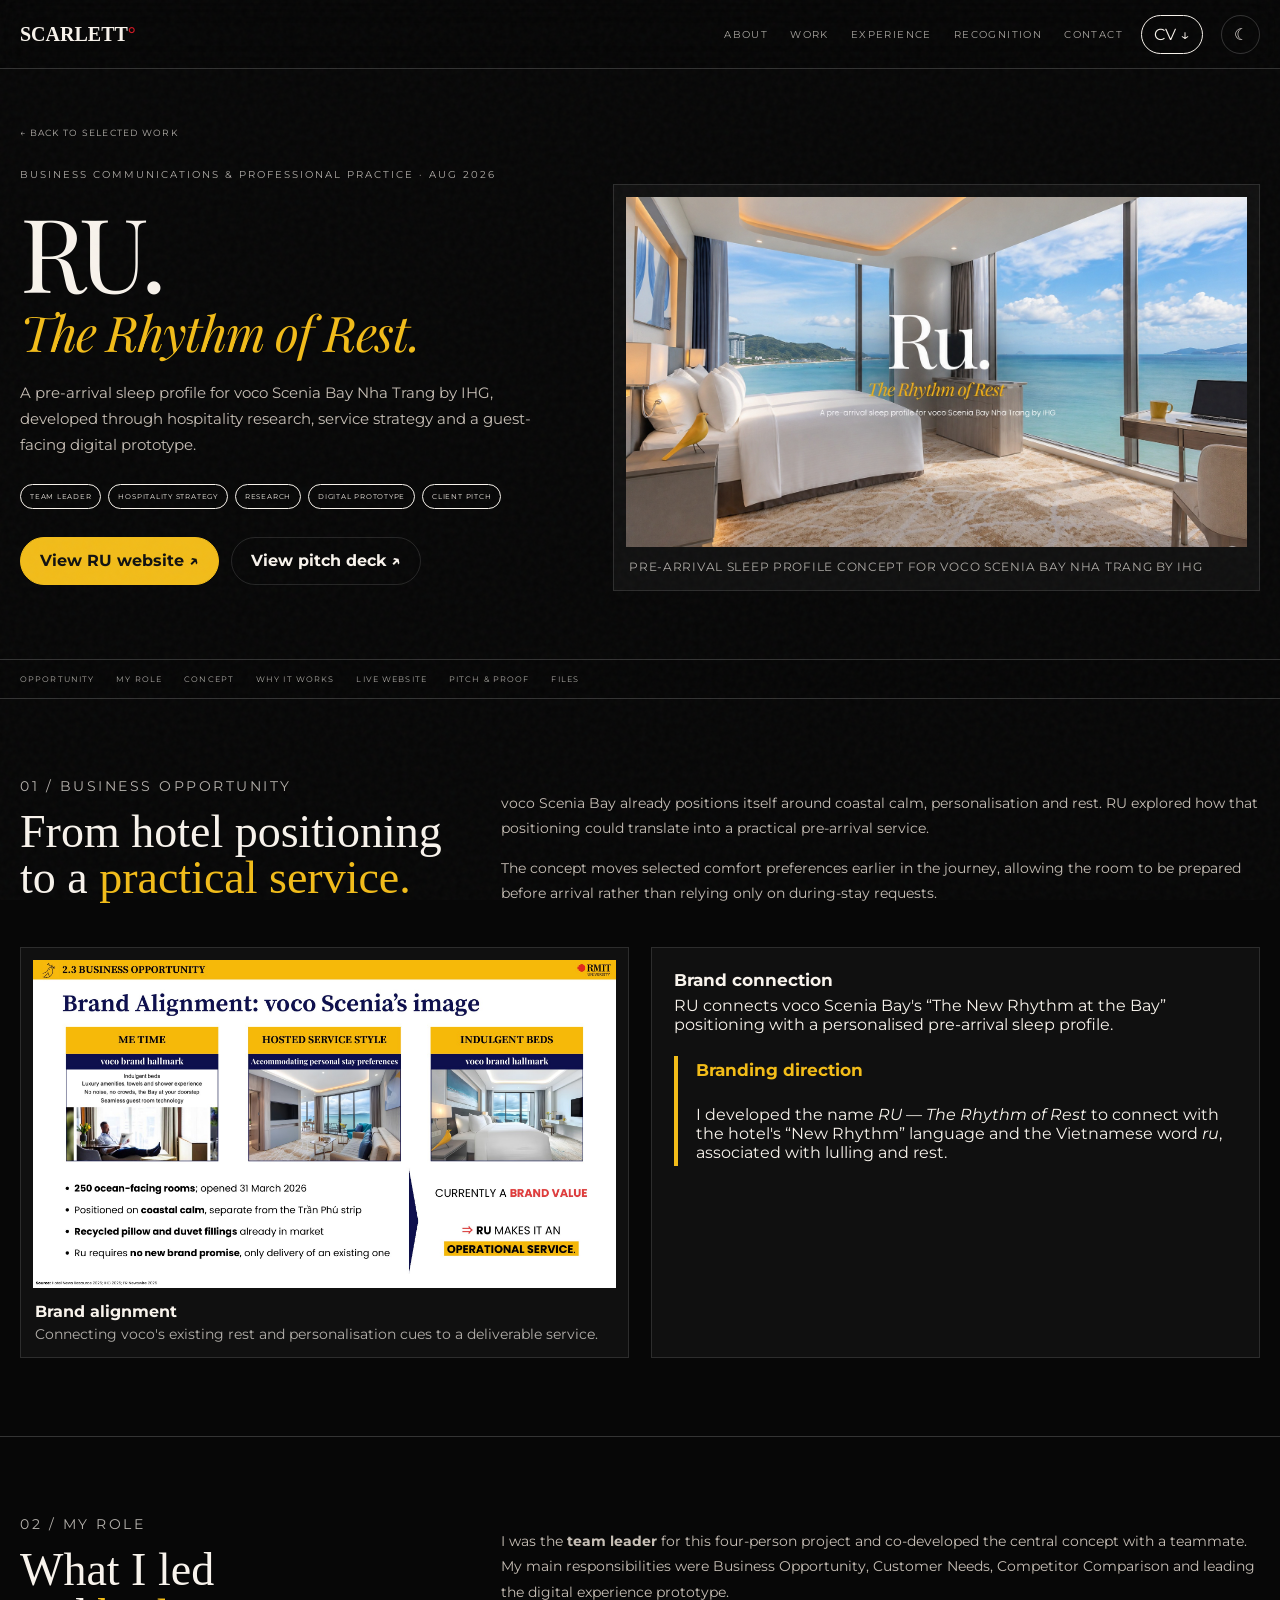
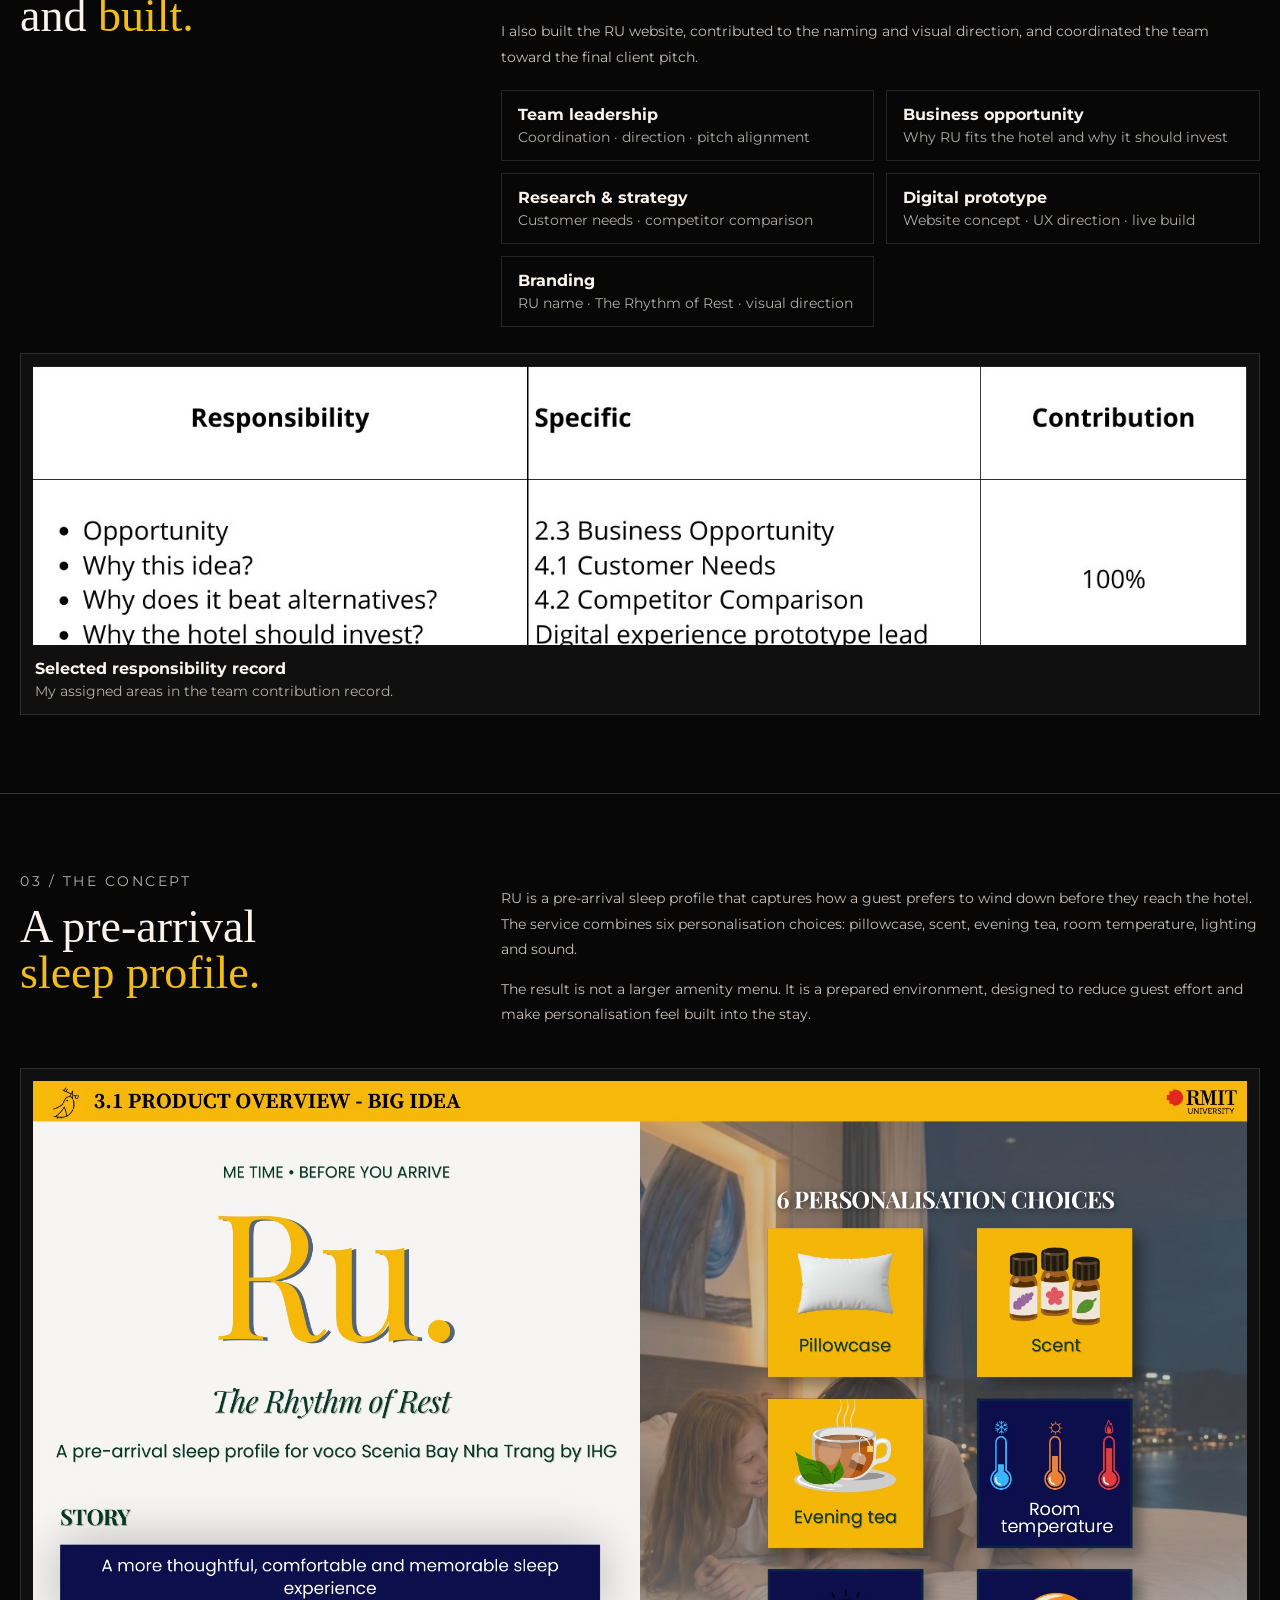
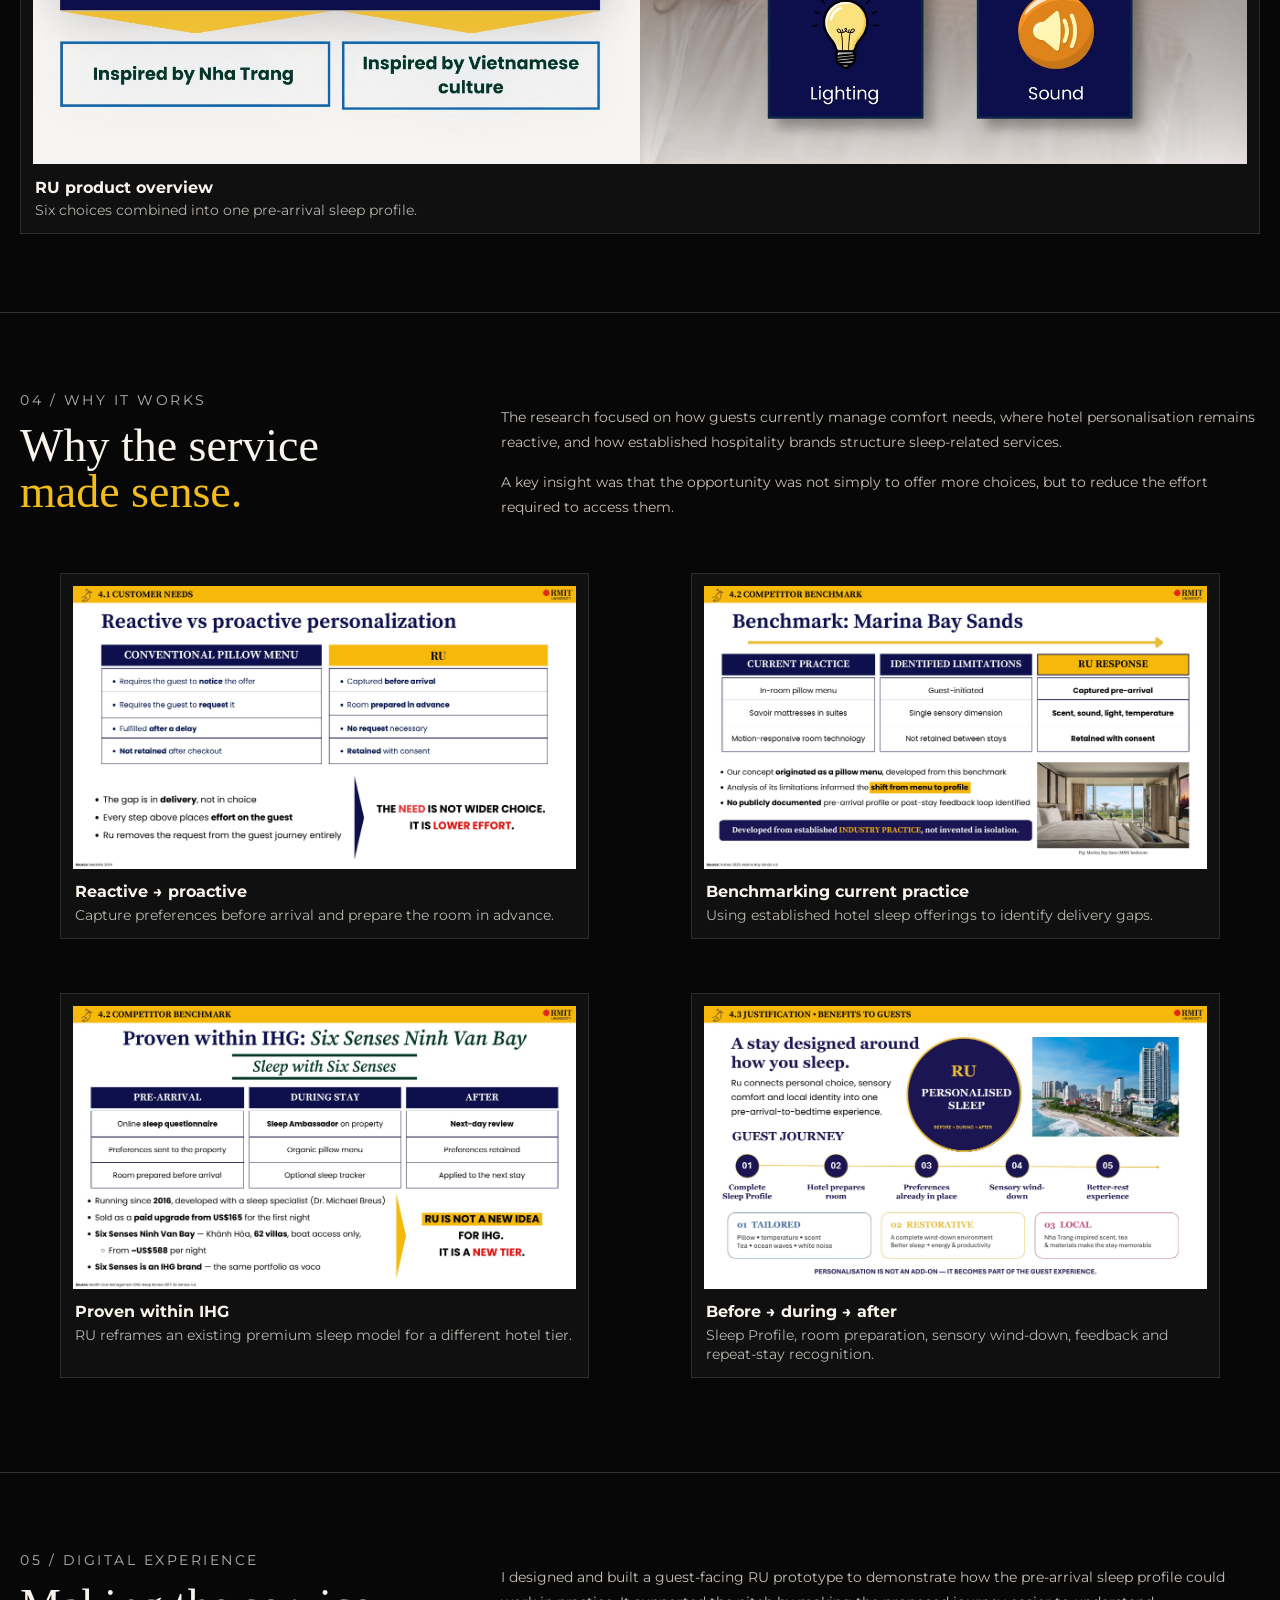
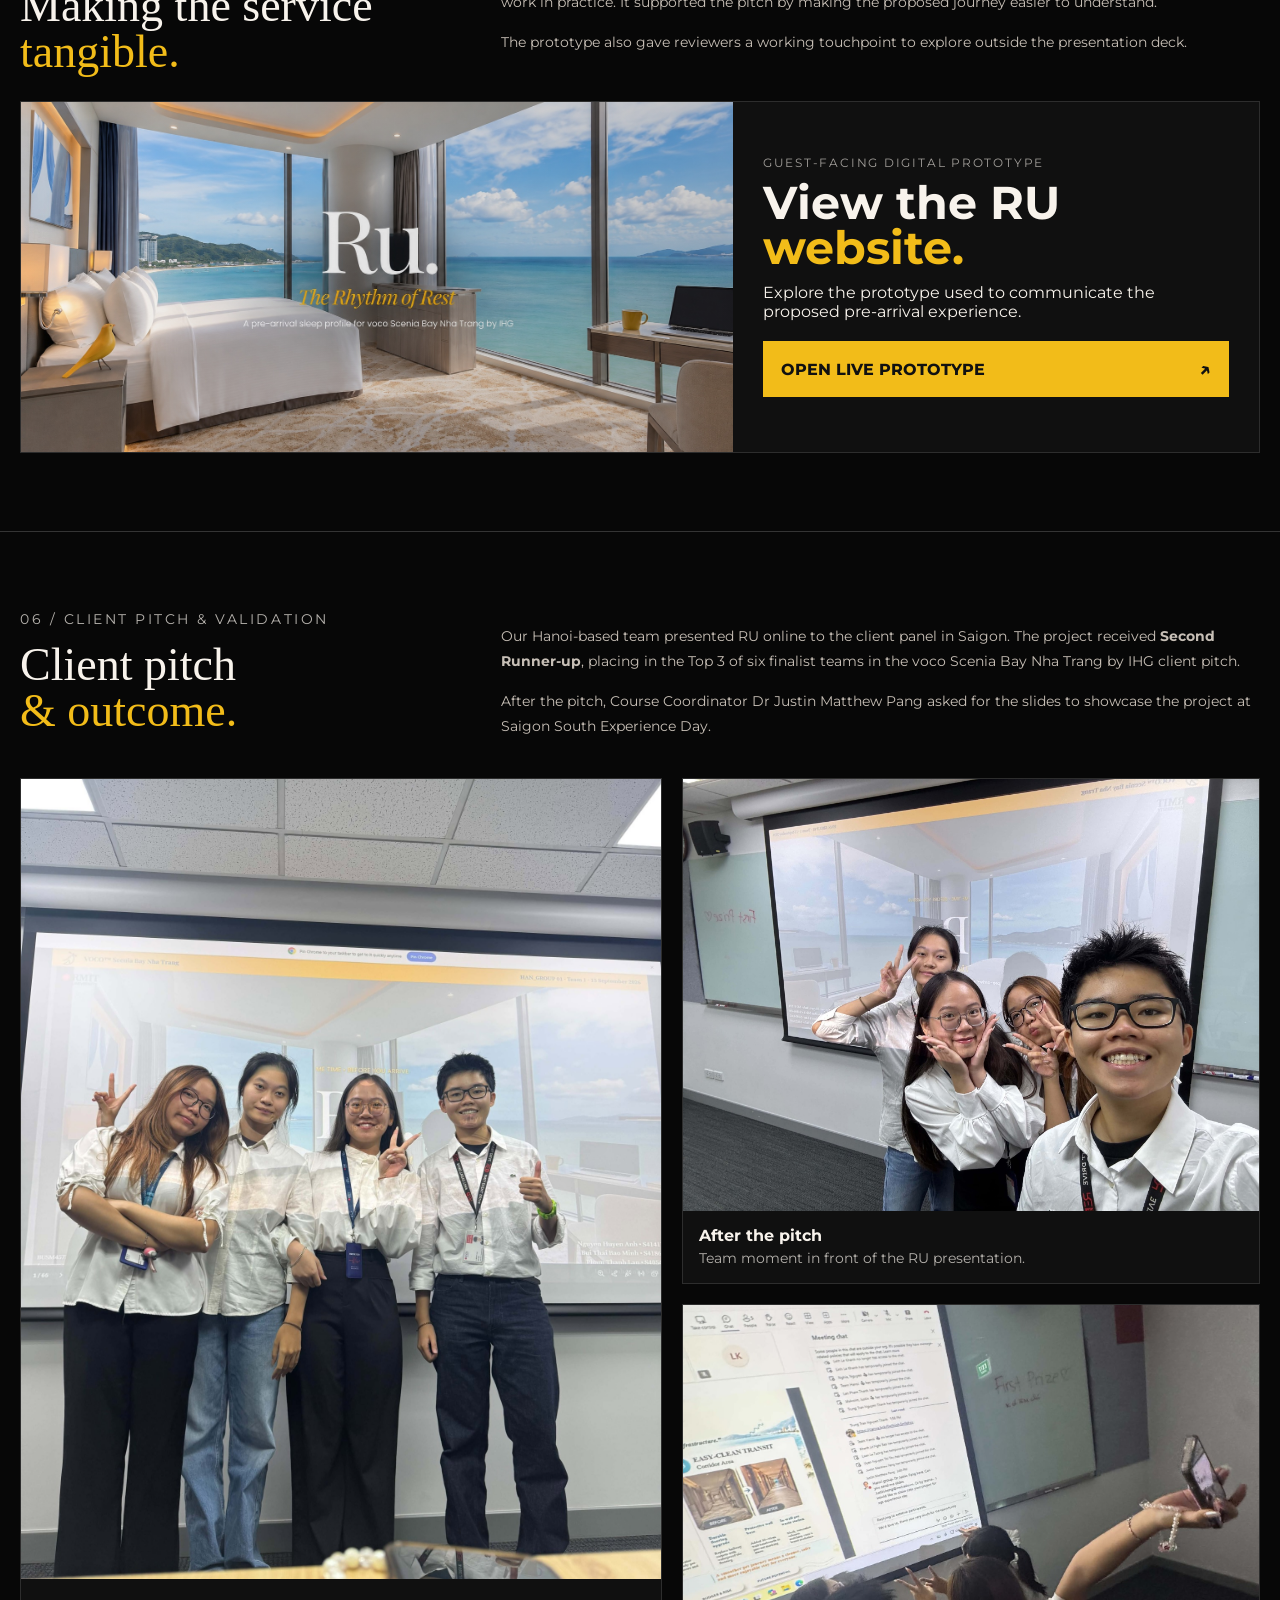
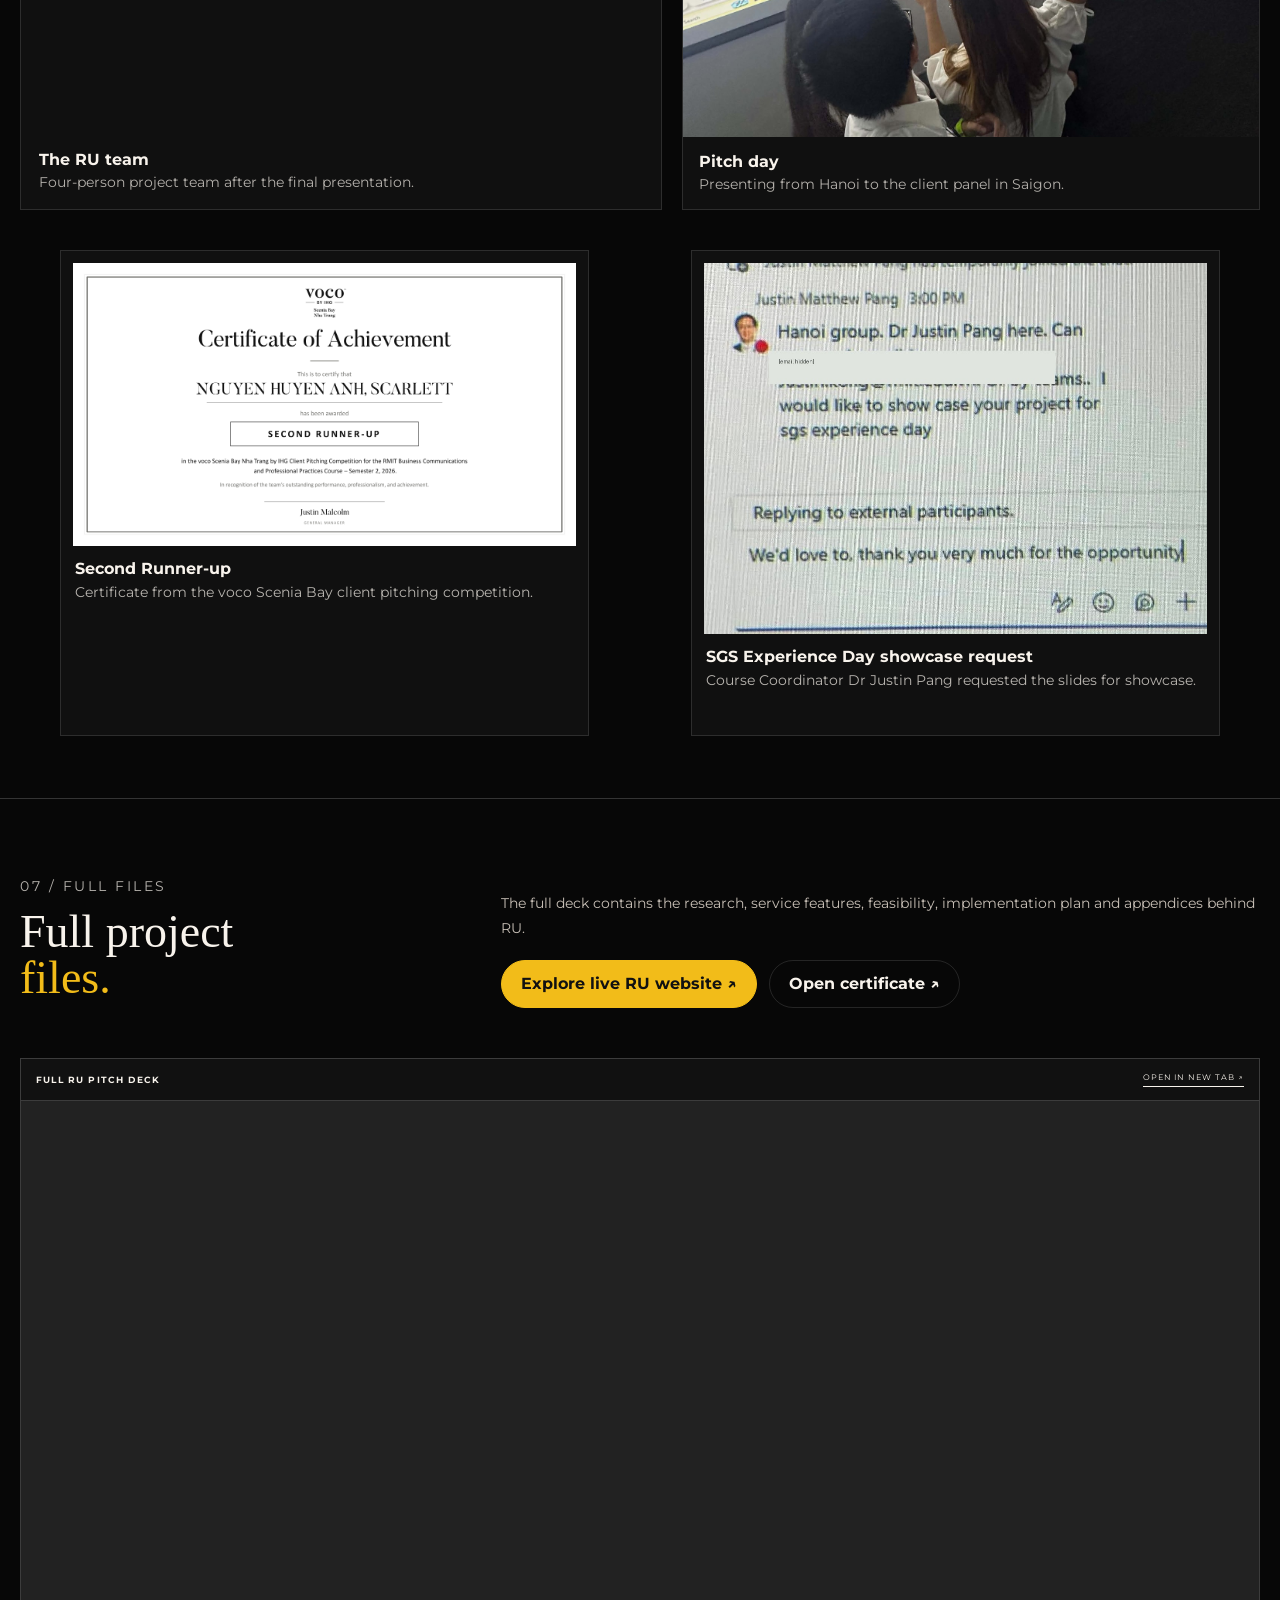
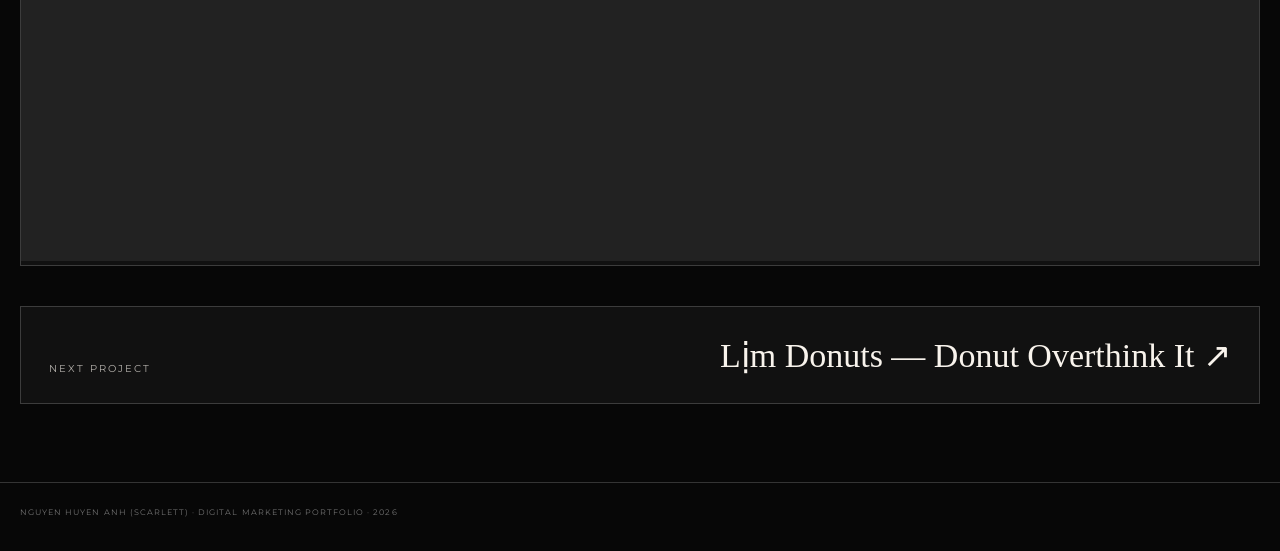
<file: projects/ru.html>
<!doctype html><html lang="en"><head><meta charset="utf-8">
<meta name="viewport" content="width=device-width,initial-scale=1">
<meta name="description" content="RU — The Rhythm of Rest, hospitality strategy and digital experience case study by Scarlett Nguyen">
<title>RU — The Rhythm of Rest — Scarlett Nguyen</title>
<link rel="stylesheet" href="../styles.css">
<link href="https://fonts.googleapis.com/css2?family=Playfair+Display:ital,wght@0,400;0,500;1,400;1,500&display=swap" rel="stylesheet">
<style>
:root{--ru-gold:#f2bc19;--ru-navy:#171750;--ru-line:rgba(255,255,255,.12);--ru-card:rgba(255,255,255,.035);}
.ru-hero{padding:52px 0 52px}
.ru-hero-grid{display:grid;grid-template-columns:minmax(0,.92fr) minmax(420px,1.08fr);gap:42px;align-items:center}
.ru-hero h1{
  margin:30px 0 22px;
  font:400 clamp(68px,8vw,124px)/.78 'Playfair Display',Georgia,'Times New Roman',serif;
  letter-spacing:-.055em;
}
.ru-hero h1 em{
  display:block;
  color:var(--ru-gold);
  font:italic 400 .48em/1.08 'Playfair Display',Georgia,'Times New Roman',serif;
  letter-spacing:-.025em;
  margin-top:.28em;
}
.ru-hero p{
  max-width:690px;
  font-size:15px;
  line-height:1.76;
  color:#c7bfb6;
}
.ru-keyvisual{margin:0;border:1px solid var(--ru-line);padding:12px;background:var(--ru-card)}
.ru-keyvisual img{display:block;width:100%;height:auto}
.ru-keyvisual figcaption{padding:11px 3px 2px;font-size:.75rem;line-height:1.5;letter-spacing:.06em;text-transform:uppercase;opacity:.68}
.ru-actions{display:flex;flex-wrap:wrap;gap:12px;margin:28px 0 22px}.ru-btn{display:inline-flex;align-items:center;justify-content:center;gap:8px;min-height:48px;padding:0 19px;border:1px solid var(--ru-line);text-decoration:none;border-radius:999px;font-weight:700}.ru-btn.primary{background:var(--ru-gold);border-color:var(--ru-gold);color:#111}.ru-btn:hover{transform:translateY(-2px)}
.ru-result-row{display:grid;grid-template-columns:repeat(3,minmax(0,1fr));gap:12px;margin-top:26px}.ru-result-row>div{border-top:1px solid var(--ru-line);padding-top:14px}.ru-result-row strong{display:block;font-size:1.55rem}.ru-result-row span{display:block;font-size:.8rem;opacity:.7;margin-top:4px}
.ru-kicker{font-size:14px;letter-spacing:.18em;text-transform:uppercase;font-weight:400;opacity:.72;margin-bottom:14px}.ru-section-title{font-size:clamp(2.5rem,5vw,4.9rem);line-height:.94;margin:0}.ru-section-title .gold{color:var(--ru-gold)}
.ru-grid2,.ru-grid3,.ru-proof-grid,.ru-team-grid{display:grid;gap:22px;align-items:stretch}.ru-grid2{grid-template-columns:repeat(2,minmax(0,1fr))}.ru-grid3{grid-template-columns:repeat(3,minmax(0,1fr))}.ru-card,.ru-media,.ru-proof{border:1px solid var(--ru-line);background:var(--ru-card)}.ru-card{padding:22px}.ru-card strong{display:block;font-size:1.05rem;margin-bottom:6px}.ru-card p{margin:.25em 0 0}.ru-media{margin:0;padding:12px}.ru-media img{width:100%;height:auto;display:block;object-fit:contain;background:#0c0c0c}.ru-media figcaption{padding:13px 2px 2px}.ru-media figcaption strong{display:block;font-size:1.03rem;margin-bottom:3px}.ru-media figcaption span{opacity:.7;font-size:.88rem}
.ru-role-list{display:grid;grid-template-columns:repeat(2,minmax(0,1fr));gap:12px;margin-top:20px}.ru-role-chip{border:1px solid var(--ru-line);padding:14px 16px}.ru-role-chip b{display:block;margin-bottom:3px}.ru-role-chip span{font-size:.86rem;opacity:.7}
.ru-brand-note{border-left:4px solid var(--ru-gold);padding:4px 0 4px 18px;margin:22px 0 0}.ru-brand-note strong{color:var(--ru-gold)}
.ru-proof-grid{grid-template-columns:repeat(2,minmax(0,1fr));margin-top:22px}.ru-proof{padding:12px}.ru-proof img{display:block;width:100%;height:auto;object-fit:contain;background:#0c0c0c}.ru-proof figcaption{padding:13px 2px 2px}.ru-proof figcaption strong{display:block;margin-bottom:4px}.ru-proof figcaption span{font-size:.86rem;opacity:.72}
.ru-live{display:grid;grid-template-columns:minmax(0,1.15fr) minmax(320px,.85fr);border:1px solid var(--ru-line);overflow:hidden;background:var(--ru-card);margin-top:26px}.ru-live-visual{min-height:350px;background:url('../assets/projects/ru/key-visual.jpg') center/cover no-repeat;position:relative}.ru-live-visual:after{content:"";position:absolute;inset:0;background:linear-gradient(90deg,rgba(0,0,0,.01),rgba(0,0,0,.2))}.ru-live-copy{padding:30px;display:flex;flex-direction:column;justify-content:center}.ru-live-copy .micro{font-size:.74rem;letter-spacing:.15em;text-transform:uppercase;opacity:.62}.ru-live-copy h3{font-size:clamp(2rem,3.6vw,3.3rem);line-height:.98;margin:10px 0 13px}.ru-live-copy h3 span{color:var(--ru-gold)}.ru-live-copy p{margin:0 0 20px}.ru-live-link{display:inline-flex;align-items:center;justify-content:space-between;gap:18px;padding:16px 18px;background:var(--ru-gold);color:#111;text-decoration:none;font-weight:750;font-size:.98rem}.ru-live-link b{font-size:1.25rem}.ru-live-link:hover{filter:brightness(1.05)}
.ru-team-grid{
  grid-template-columns:minmax(0,1fr) minmax(340px,.9fr);
  margin-top:24px;
  gap:20px;
  align-items:stretch;
}
.ru-team-grid > .ru-media{
  height:100%;
  padding:0;
  overflow:hidden;
  display:grid;
  grid-template-rows:minmax(0,1fr) auto;
}
.ru-team-grid > .ru-media img{
  width:100%;
  height:auto;
  aspect-ratio:4/5;
  min-height:0;
  max-height:none;
  object-fit:cover;
  object-position:38% 46%;
  background:#0c0c0c;
}
.ru-team-grid > .ru-media figcaption{padding:16px 18px 18px}
.ru-team-stack{
  display:grid;
  grid-template-rows:1fr 1fr;
  gap:20px;
  height:100%;
}
.ru-team-stack .ru-media{
  height:100%;
  padding:0;
  overflow:hidden;
  display:grid;
  grid-template-rows:minmax(0,1fr) auto;
}
.ru-team-stack .ru-media img,
.ru-team-grid .portrait img{
  width:100%;
  height:auto;
  aspect-ratio:4/3;
  min-height:0;
  max-height:none;
  object-fit:cover;
  background:#0c0c0c;
}
.ru-team-selfie img{object-position:50% 42%}
.ru-team-process img{object-position:70% 50%}
.ru-team-stack .ru-media figcaption{padding:14px 16px 16px}
.ru-validation{display:grid;grid-template-columns:1fr 1fr;gap:22px;margin-top:24px;align-items:stretch}
.ru-validation .ru-proof{height:100%}
.ru-validation .ru-proof img{max-height:500px}
.ru-cert img{background:#f4f1e8}
.ru-note{margin-top:18px;padding:16px 18px;border:1px solid var(--ru-line);font-size:.92rem}.ru-note strong{color:var(--ru-gold)}
.ru-files-actions{display:flex;flex-wrap:wrap;gap:12px;margin:18px 0 26px}
body[data-theme='light'] .ru-card,
body[data-theme='light'] .ru-media,
body[data-theme='light'] .ru-proof,
body[data-theme='light'] .ru-keyvisual,
body[data-theme='light'] .ru-live{
  background:#fffaf3;
  border-color:rgba(84,61,44,.34);
  box-shadow:0 8px 22px rgba(67,47,32,.055);
}
body[data-theme='light'] .ru-role-chip,
body[data-theme='light'] .ru-note{
  background:#fffaf3;
  border-color:rgba(84,61,44,.34);
}
body[data-theme='light'] .ru-result-row>div{
  border-color:rgba(84,61,44,.34);
}
body[data-theme='light'] .ru-btn:not(.primary){
  border-color:rgba(84,61,44,.38);
}
body[data-theme='light'] .ru-hero p,
body[data-theme='light'] .ru-media figcaption span,
body[data-theme='light'] .ru-proof figcaption span,
body[data-theme='light'] .ru-role-chip span{
  color:#514a43;
  opacity:1;
}
body[data-theme='light'] .ru-keyvisual figcaption,
body[data-theme='light'] .ru-live-copy .micro{
  color:#625950;
  opacity:1;
}
body[data-theme='light'] .ru-section-title .gold,
body[data-theme='light'] .ru-brand-note strong{
  color:#a96f00;
}
body[data-theme='light'] .ru-brand-note{
  border-left-color:#c48700;
}
body[data-theme='light'] .ru-media img,
body[data-theme='light'] .ru-proof img{
  background:#eee7de;
}
@media(max-width:900px){
  .ru-hero-grid,.ru-live,.ru-grid2,.ru-grid3,.ru-proof-grid,.ru-team-grid,.ru-validation{grid-template-columns:1fr}
  .ru-result-row{grid-template-columns:1fr}
  .ru-role-list{grid-template-columns:1fr}
  .ru-live-visual{min-height:300px}
  .ru-live-copy{padding:26px}
  .ru-hero{padding-top:44px}
  .ru-keyvisual{order:-1}
  .ru-team-grid > .ru-media img{min-height:0;height:auto;aspect-ratio:4/3;object-fit:cover;object-position:38% 46%}
  .ru-team-stack{grid-template-rows:auto}
  .ru-team-stack .ru-media img,.ru-team-grid .portrait img{min-height:0;height:auto;max-height:none}
}
@media(max-width:640px){
  .ru-hero h1{font-size:68px}
  .ru-hero p{font-size:15px;line-height:1.76}
}
</style></head><body><div class="noise"></div>
<nav><div class="wrap nav"><a class="brand" href="../index.html#top">SCARLETT<b>°</b></a><div class="nav-right"><div class="links"><a href="../index.html#about">About</a><a href="../index.html#work">Work</a><a href="../index.html#experience">Experience</a><a href="../index.html#recognition">Recognition</a><a href="../index.html#contact">Contact</a></div><a class="nav-cv" href="../cv.html">CV ↓</a><button class="theme-toggle" id="themeToggle" aria-label="Switch colour theme"><span class="moon">☾</span><span class="sun">☀</span></button></div></div></nav>
<main>
<section class="ru-hero"><div class="wrap"><a class="back" href="../index.html#work">← Back to selected work</a><div class="ru-hero-grid reveal"><div><div class="eyebrow">Business Communications & Professional Practice · Aug 2026</div><h1>RU.<em>The Rhythm of Rest.</em></h1><p>A pre-arrival sleep profile for voco Scenia Bay Nha Trang by IHG, developed through hospitality research, service strategy and a guest-facing digital prototype.</p><div class="detail-meta"><span class="tag">Team Leader</span><span class="tag">Hospitality Strategy</span><span class="tag">Research</span><span class="tag">Digital Prototype</span><span class="tag">Client Pitch</span></div><div class="ru-actions"><a class="ru-btn primary" href="https://ngyenscar9-stack.github.io/RU-The-Rhythm-of-Rest-1/" target="_blank" rel="noreferrer">View RU website ↗</a><a class="ru-btn" href="../documents/ru-rhythm-of-rest.pdf" target="_blank">View pitch deck ↗</a></div></div><figure class="ru-keyvisual"><img src="../assets/projects/ru/key-visual.jpg" alt="RU The Rhythm of Rest key visual"><figcaption>Pre-arrival sleep profile concept for voco Scenia Bay Nha Trang by IHG</figcaption></figure></div></div></section>
<div class="case-nav"><div class="wrap"><a href="#opportunity">Opportunity</a><a href="#role">My role</a><a href="#concept">Concept</a><a href="#why">Why it works</a><a href="#digital">Live website</a><a href="#pitch">Pitch & proof</a><a href="#files">Files</a></div></div>

<section class="detail-section" id="opportunity"><div class="wrap"><div class="detail-columns reveal"><div><div class="ru-kicker">01 / Business Opportunity</div><h2 class="ru-section-title">From hotel positioning<br>to a <span class="gold">practical service.</span></h2></div><div><p>voco Scenia Bay already positions itself around coastal calm, personalisation and rest. RU explored how that positioning could translate into a practical pre-arrival service.</p><p>The concept moves selected comfort preferences earlier in the journey, allowing the room to be prepared before arrival rather than relying only on during-stay requests.</p></div></div><div class="ru-grid2 reveal" style="margin-top:26px"><figure class="ru-media"><img src="../assets/projects/ru/opportunity.jpg" alt="RU brand alignment and business opportunity"><figcaption><strong>Brand alignment</strong><span>Connecting voco's existing rest and personalisation cues to a deliverable service.</span></figcaption></figure><div class="ru-card"><strong>Brand connection</strong><p>RU connects voco Scenia Bay's “The New Rhythm at the Bay” positioning with a personalised pre-arrival sleep profile.</p><div class="ru-brand-note"><strong>Branding direction</strong><br>I developed the name <em>RU — The Rhythm of Rest</em> to connect with the hotel's “New Rhythm” language and the Vietnamese word <em>ru</em>, associated with lulling and rest.</div></div></div></div></section>

<section class="detail-section" id="role"><div class="wrap"><div class="detail-columns reveal"><div><div class="ru-kicker">02 / My Role</div><h2 class="ru-section-title">What I led<br>and <span class="gold">built.</span></h2></div><div><p>I was the <strong>team leader</strong> for this four-person project and co-developed the central concept with a teammate. My main responsibilities were Business Opportunity, Customer Needs, Competitor Comparison and leading the digital experience prototype.</p><p>I also built the RU website, contributed to the naming and visual direction, and coordinated the team toward the final client pitch.</p><div class="ru-role-list"><div class="ru-role-chip"><b>Team leadership</b><span>Coordination · direction · pitch alignment</span></div><div class="ru-role-chip"><b>Business opportunity</b><span>Why RU fits the hotel and why it should invest</span></div><div class="ru-role-chip"><b>Research & strategy</b><span>Customer needs · competitor comparison</span></div><div class="ru-role-chip"><b>Digital prototype</b><span>Website concept · UX direction · live build</span></div><div class="ru-role-chip"><b>Branding</b><span>RU name · The Rhythm of Rest · visual direction</span></div></div></div></div><figure class="ru-media reveal" style="margin-top:26px"><img src="../assets/projects/ru/responsibility-map.jpg" alt="RU project responsibility map"><figcaption><strong>Selected responsibility record</strong><span>My assigned areas in the team contribution record.</span></figcaption></figure></div></section>

<section class="detail-section" id="concept"><div class="wrap"><div class="detail-columns reveal"><div><div class="ru-kicker">03 / The Concept</div><h2 class="ru-section-title">A pre-arrival<br><span class="gold">sleep profile.</span></h2></div><div><p>RU is a pre-arrival sleep profile that captures how a guest prefers to wind down before they reach the hotel. The service combines six personalisation choices: pillowcase, scent, evening tea, room temperature, lighting and sound.</p><p>The result is not a larger amenity menu. It is a prepared environment, designed to reduce guest effort and make personalisation feel built into the stay.</p></div></div><figure class="ru-media reveal" style="margin-top:26px"><img src="../assets/projects/ru/big-idea.jpg" alt="RU product overview and six personalisation choices"><figcaption><strong>RU product overview</strong><span>Six choices combined into one pre-arrival sleep profile.</span></figcaption></figure></div></section>

<section class="detail-section" id="why"><div class="wrap"><div class="detail-columns reveal"><div><div class="ru-kicker">04 / Why It Works</div><h2 class="ru-section-title">Why the service<br><span class="gold">made sense.</span></h2></div><div><p>The research focused on how guests currently manage comfort needs, where hotel personalisation remains reactive, and how established hospitality brands structure sleep-related services.</p><p>A key insight was that the opportunity was not simply to offer more choices, but to reduce the effort required to access them.</p></div></div><div class="ru-proof-grid reveal"><figure class="ru-proof"><img src="../assets/projects/ru/lower-effort.jpg" alt="Reactive versus proactive personalisation"><figcaption><strong>Reactive → proactive</strong><span>Capture preferences before arrival and prepare the room in advance.</span></figcaption></figure><figure class="ru-proof"><img src="../assets/projects/ru/benchmark-mbs.jpg" alt="Marina Bay Sands competitor benchmark"><figcaption><strong>Benchmarking current practice</strong><span>Using established hotel sleep offerings to identify delivery gaps.</span></figcaption></figure><figure class="ru-proof"><img src="../assets/projects/ru/benchmark-ihg.jpg" alt="Six Senses sleep programme benchmark"><figcaption><strong>Proven within IHG</strong><span>RU reframes an existing premium sleep model for a different hotel tier.</span></figcaption></figure><figure class="ru-proof"><img src="../assets/projects/ru/guest-journey.jpg" alt="RU guest journey"><figcaption><strong>Before → during → after</strong><span>Sleep Profile, room preparation, sensory wind-down, feedback and repeat-stay recognition.</span></figcaption></figure></div></div></section>

<section class="detail-section" id="digital"><div class="wrap"><div class="detail-columns reveal"><div><div class="ru-kicker">05 / Digital Experience</div><h2 class="ru-section-title">Making the service<br><span class="gold">tangible.</span></h2></div><div><p>I designed and built a guest-facing RU prototype to demonstrate how the pre-arrival sleep profile could work in practice. It supported the pitch by making the proposed journey easier to understand.</p><p>The prototype also gave reviewers a working touchpoint to explore outside the presentation deck.</p></div></div><div class="ru-live reveal"><div class="ru-live-visual" aria-hidden="true"></div><div class="ru-live-copy"><span class="micro">Guest-facing digital prototype</span><h3>View the RU<br><span>website.</span></h3><p>Explore the prototype used to communicate the proposed pre-arrival experience.</p><a class="ru-live-link" href="https://ngyenscar9-stack.github.io/RU-The-Rhythm-of-Rest-1/" target="_blank" rel="noreferrer"><span>OPEN LIVE PROTOTYPE</span><b>↗</b></a></div></div></div></section>

<section class="detail-section" id="pitch"><div class="wrap"><div class="detail-columns reveal"><div><div class="ru-kicker">06 / Client Pitch & Validation</div><h2 class="ru-section-title">Client pitch<br><span class="gold">& outcome.</span></h2></div><div><p>Our Hanoi-based team presented RU online to the client panel in Saigon. The project received <strong>Second Runner-up</strong>, placing in the Top 3 of six finalist teams in the voco Scenia Bay Nha Trang by IHG client pitch.</p><p>After the pitch, Course Coordinator Dr Justin Matthew Pang asked for the slides to showcase the project at Saigon South Experience Day.</p></div></div><div class="ru-team-grid reveal"><figure class="ru-media ru-team-main"><img src="../assets/projects/ru/team-final.jpg" alt="RU team after the final presentation"><figcaption><strong>The RU team</strong><span>Four-person project team after the final presentation.</span></figcaption></figure><div class="ru-team-stack"><figure class="ru-media portrait ru-team-selfie"><img src="../assets/projects/ru/team-after-pitch.jpg" alt="RU team after pitching"><figcaption><strong>After the pitch</strong><span>Team moment in front of the RU presentation.</span></figcaption></figure><figure class="ru-media portrait ru-team-process"><img src="../assets/projects/ru/pitch-room.jpg" alt="RU team during the online pitch"><figcaption><strong>Pitch day</strong><span>Presenting from Hanoi to the client panel in Saigon.</span></figcaption></figure></div></div><div class="ru-validation reveal"><figure class="ru-proof ru-cert"><img src="../assets/projects/ru/certificate.png" alt="Second Runner-up certificate for RU"><figcaption><strong>Second Runner-up</strong><span>Certificate from the voco Scenia Bay client pitching competition.</span></figcaption></figure><figure class="ru-proof"><img src="../assets/projects/ru/showcase-request.jpg" alt="Course Coordinator request to showcase the RU project at SGS Experience Day"><figcaption><strong>SGS Experience Day showcase request</strong><span>Course Coordinator Dr Justin Pang requested the slides for showcase.</span></figcaption></figure></div></div></section>

<section class="detail-section" id="files"><div class="wrap"><div class="detail-columns reveal"><div><div class="ru-kicker">07 / Full Files</div><h2 class="ru-section-title">Full project<br><span class="gold">files.</span></h2></div><div><p>The full deck contains the research, service features, feasibility, implementation plan and appendices behind RU.</p><div class="ru-files-actions"><a class="ru-btn primary" href="https://ngyenscar9-stack.github.io/RU-The-Rhythm-of-Rest-1/" target="_blank" rel="noreferrer">Explore live RU website ↗</a><a class="ru-btn" href="../documents/ru-certificate.pdf" target="_blank">Open certificate ↗</a></div></div></div><div class="pdf-shell reveal"><div class="pdf-head"><strong>Full RU pitch deck</strong><a href="../documents/ru-rhythm-of-rest.pdf" target="_blank">Open in new tab ↗</a></div><iframe class="pdf-viewer" loading="lazy" src="../documents/ru-rhythm-of-rest.pdf#view=FitH"></iframe></div><a class="next-card reveal" href="lim-donuts.html"><span class="eyebrow">Next project</span><strong>Lịm Donuts — Donut Overthink It ↗</strong></a></div></section>
</main><footer><div class="wrap">Nguyen Huyen Anh (Scarlett) · Digital Marketing Portfolio · 2026</div></footer><script src="../script.js"></script></body></html>
</file>
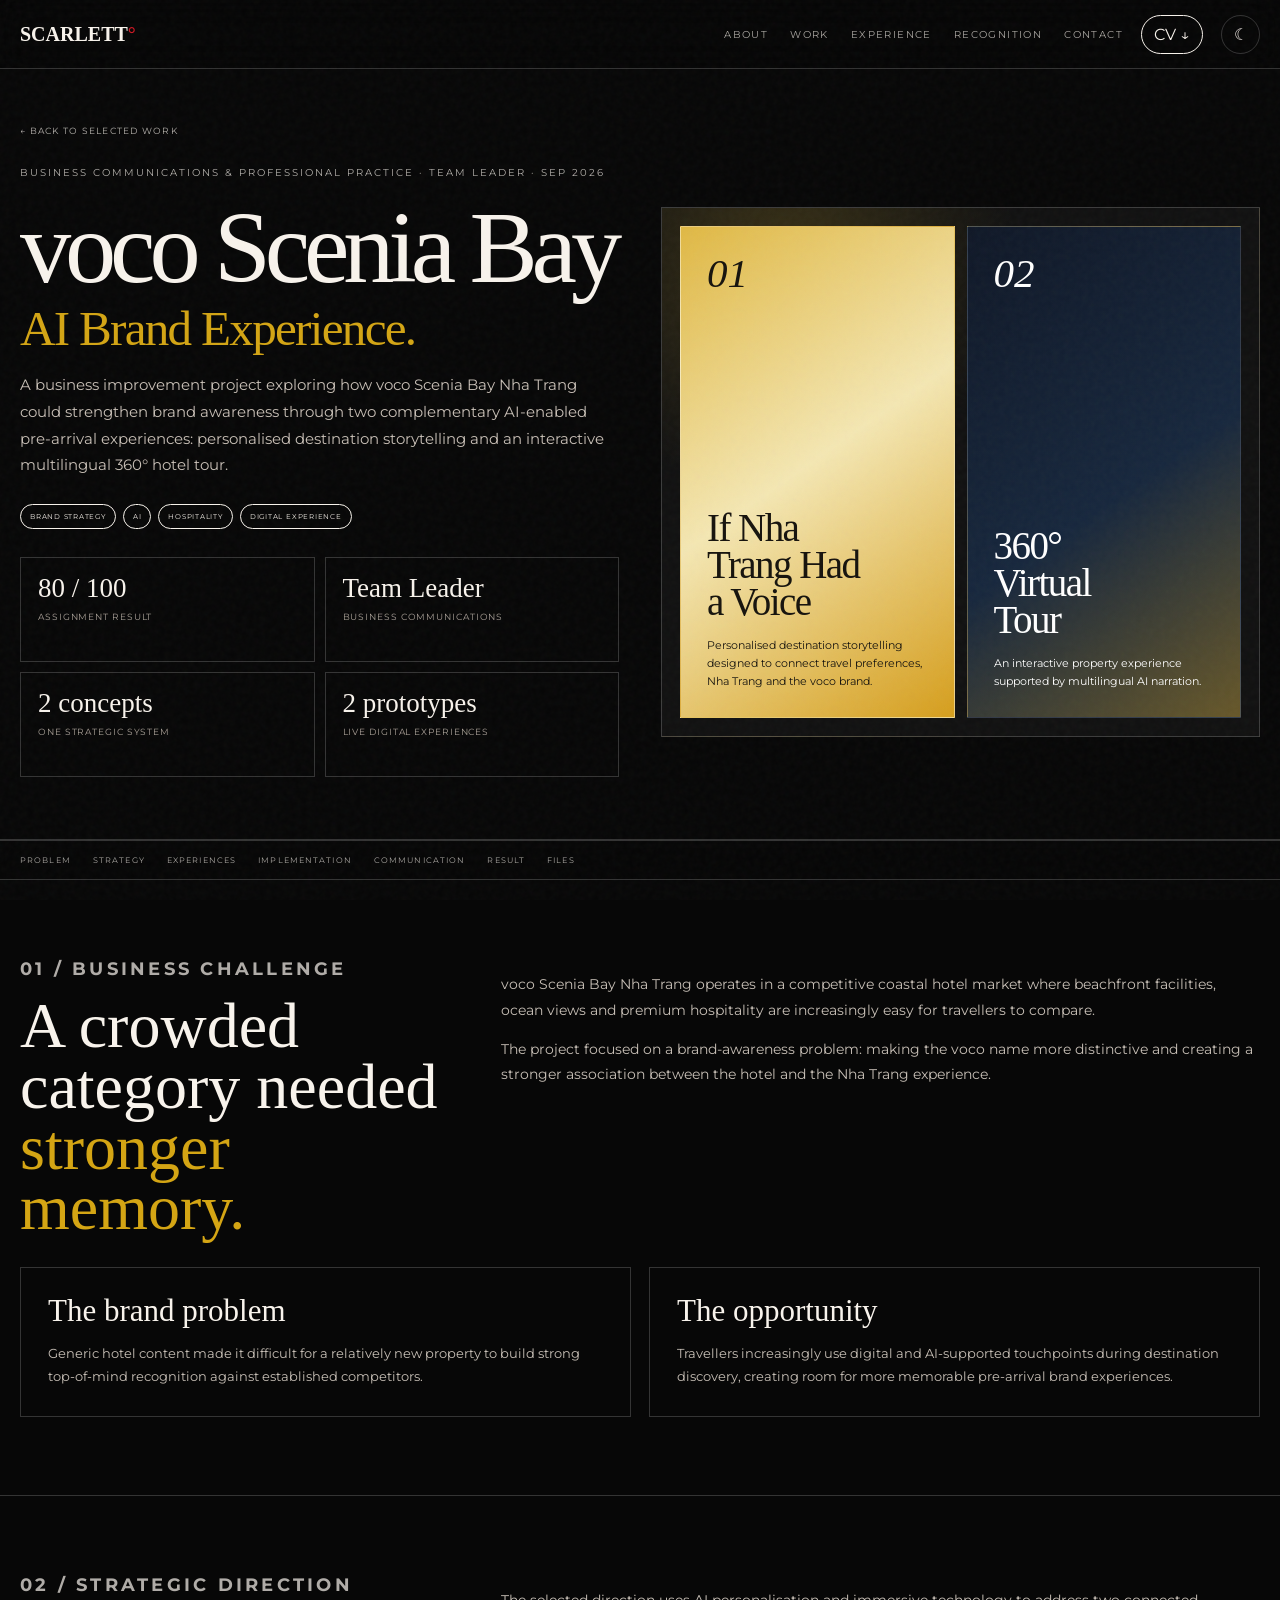
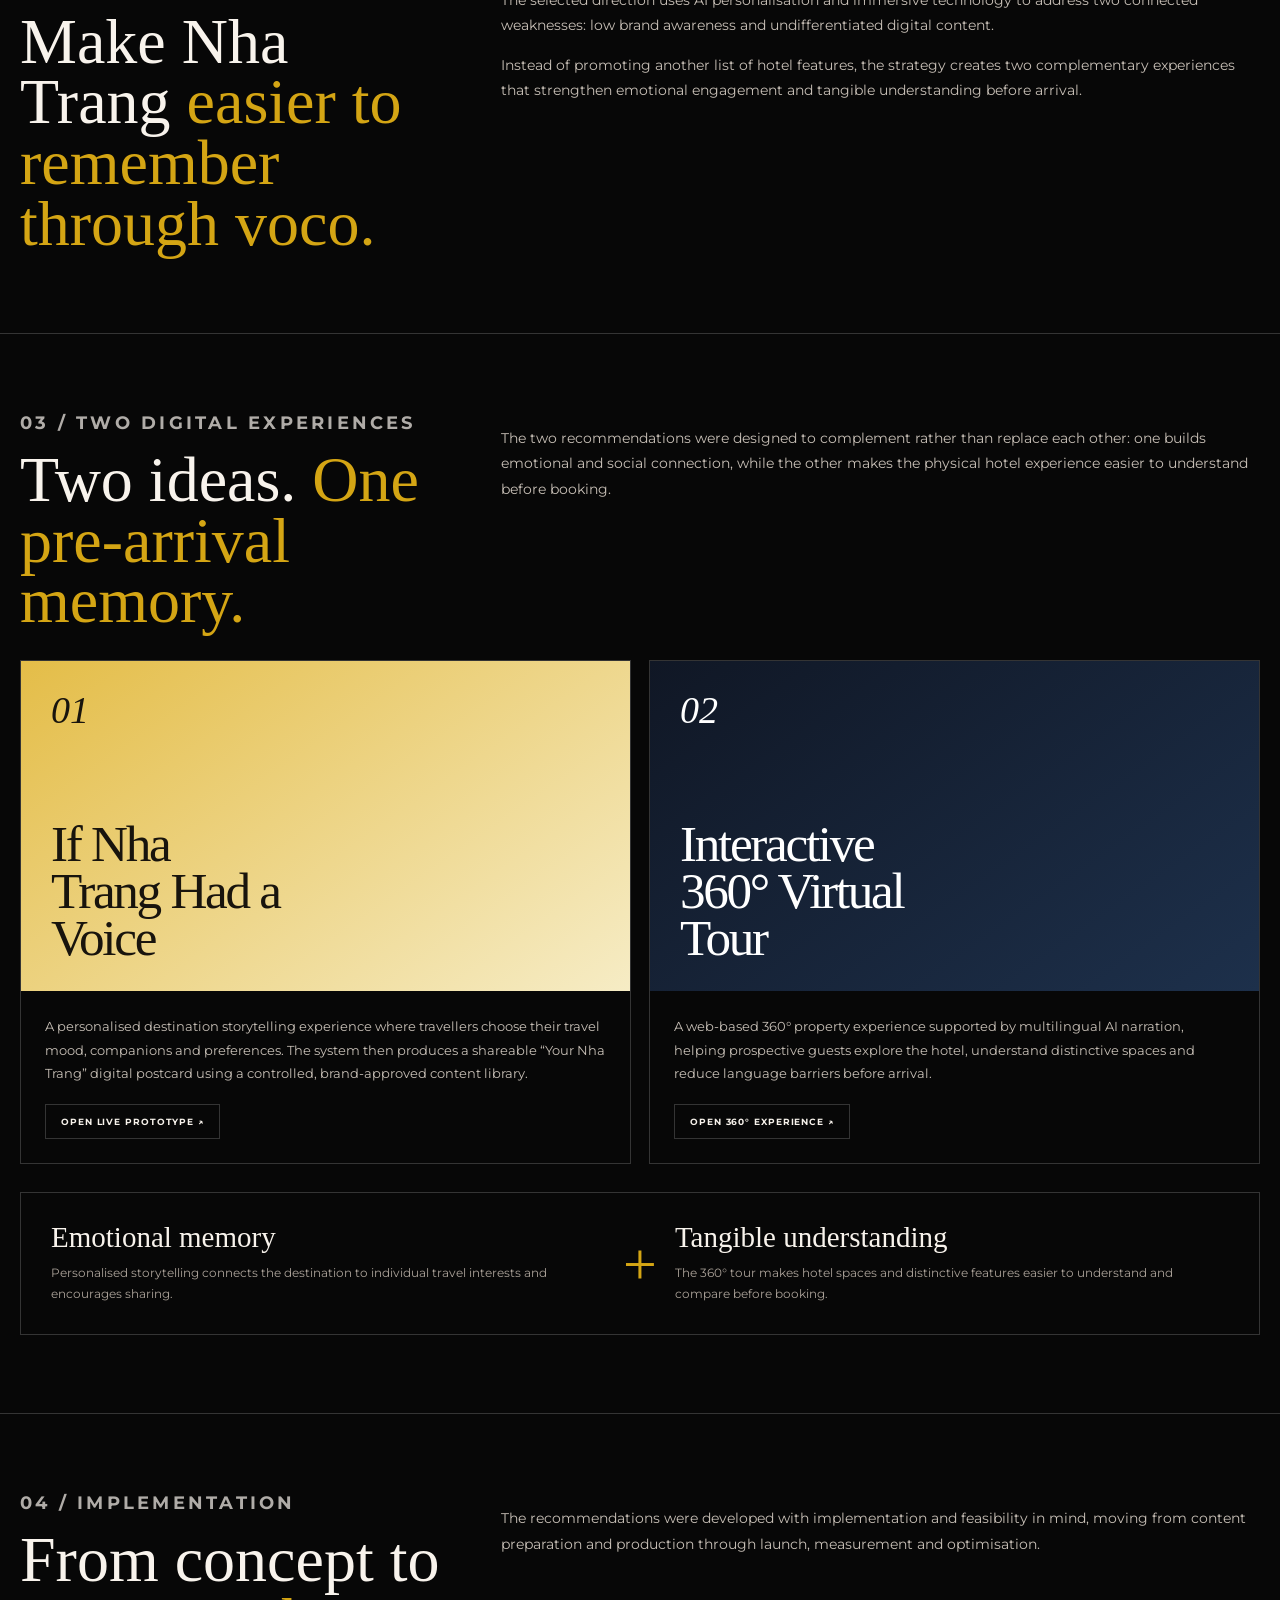
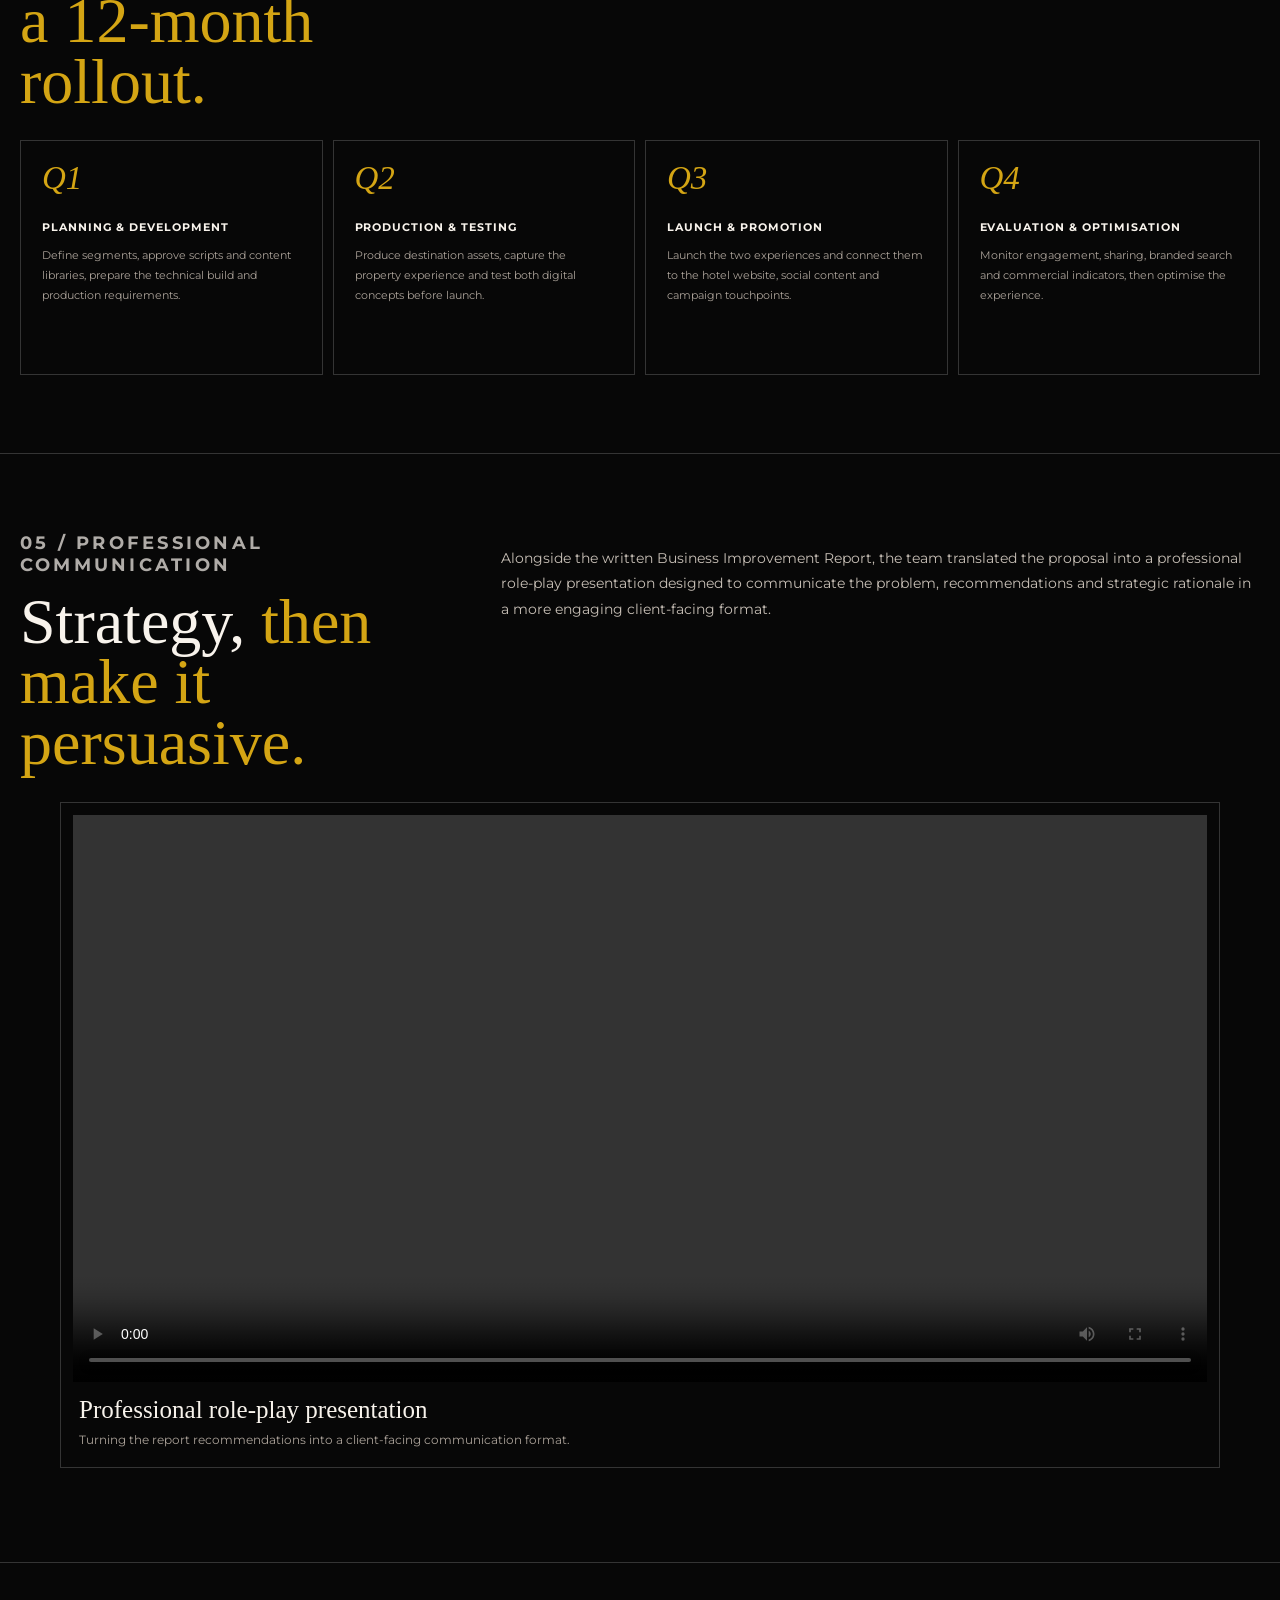
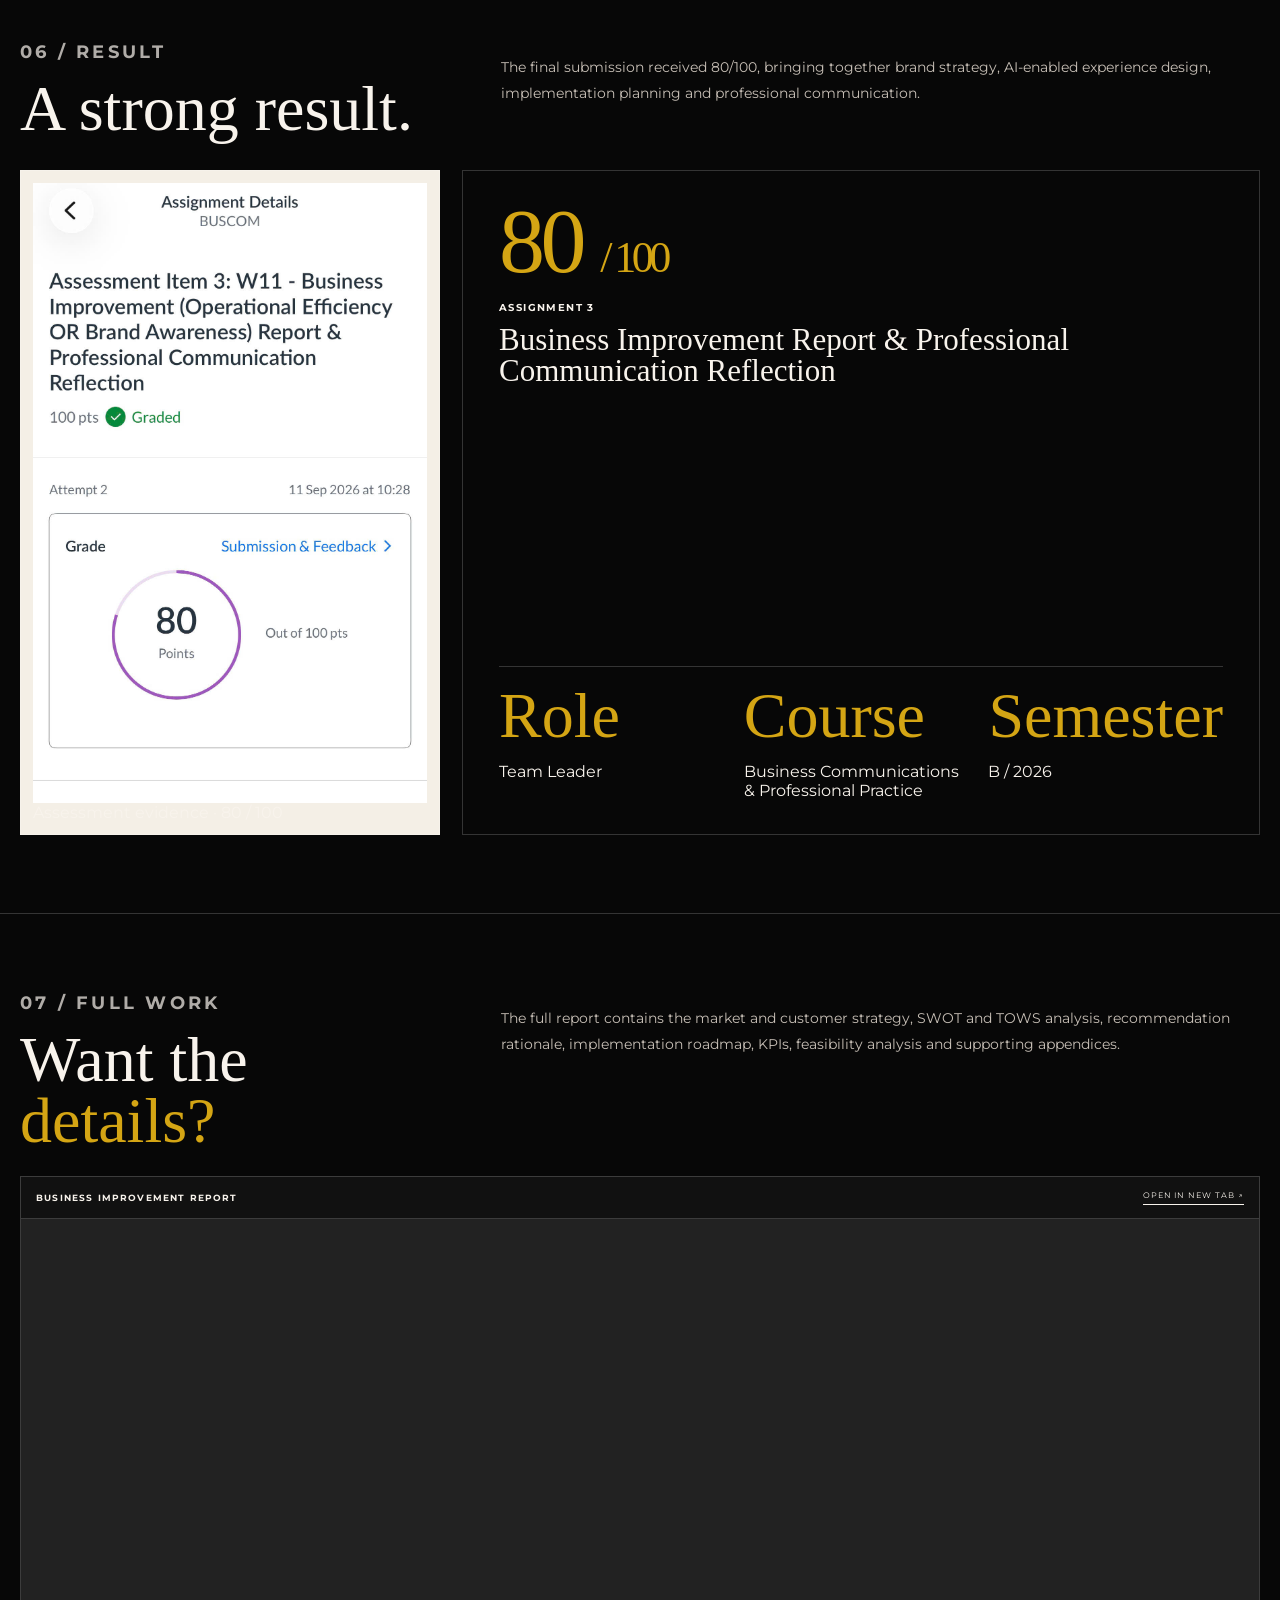
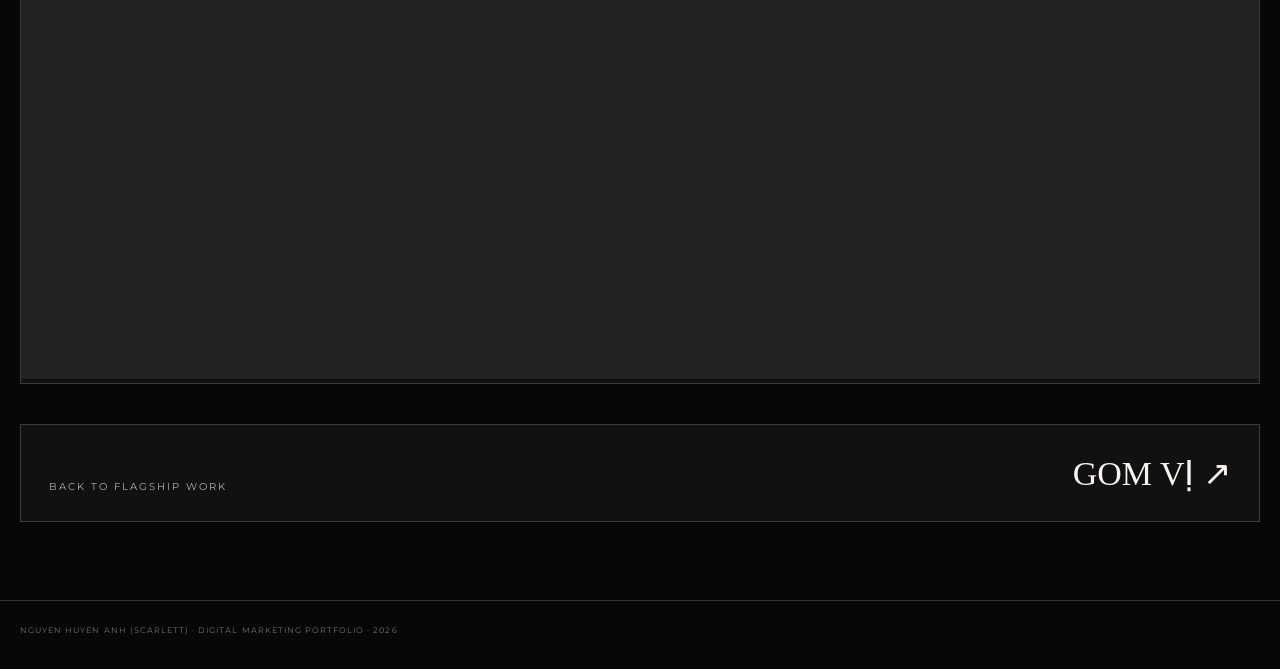
<file: projects/voco-brand-experience.html>
<!doctype html>
<html lang="en">

<head>
  <meta charset="utf-8">
  <meta name="viewport" content="width=device-width,initial-scale=1">

  <meta
    name="description"
    content="voco Scenia Bay Nha Trang — AI-enabled brand experience case study by Scarlett Nguyen">

  <title>voco Scenia Bay — Scarlett Nguyen</title>

  <link rel="stylesheet" href="../styles.css">

  <style>
    /* =====================================================
       VOCO BRAND EXPERIENCE
       Follows the GOM VỊ / Lịm portfolio system
       ===================================================== */

    .voco-gold {
      color: #d4a514;
    }

    .voco-hero {
      padding: 50px 0 62px;
      border-bottom: 1px solid var(--line);
    }

    .voco-hero-grid {
      display: grid;
      grid-template-columns: 1fr 1fr;
      gap: 42px;
      align-items: center;
    }

    .voco-hero h1 {
      margin: 28px 0 18px;
      font: 400 clamp(68px, 8vw, 120px)/.8 var(--display);
      letter-spacing: -.06em;
    }

    .voco-hero h1 span {
      display: block;
      font-size: .48em;
      line-height: 1.05;
      margin-top: .28em;
      color: #d4a514;
      letter-spacing: -.035em;
    }

    .voco-hero-copy > p {
      max-width: 680px;
      margin: 0;
      font-size: 15px;
      line-height: 1.78;
      color: #c9c0b7;
    }

    .voco-stats {
      display: grid;
      grid-template-columns: repeat(2, 1fr);
      gap: 10px;
      margin-top: 28px;
    }

    .voco-stat {
      border: 1px solid var(--line);
      padding: 17px;
      min-height: 105px;
    }

    .voco-stat strong {
      display: block;
      margin-bottom: 8px;
      font: 400 27px/1 var(--display);
    }

    .voco-stat span {
      display: block;
      font-size: 9px;
      line-height: 1.55;
      text-transform: uppercase;
      letter-spacing: .1em;
      color: #aaa198;
    }

    /* CSS visual instead of a privacy-risk report cover */

    .voco-hero-visual {
      border: 1px solid var(--line);
      padding: 18px;
      min-height: 530px;
      display: grid;
      grid-template-columns: 1fr 1fr;
      gap: 12px;

      background:
        radial-gradient(circle at 20% 10%, rgba(225,183,44,.19), transparent 35%),
        #111;
    }

    .voco-concept {
      position: relative;
      overflow: hidden;

      min-height: 490px;
      padding: 26px;

      border: 1px solid rgba(255,255,255,.14);

      display: flex;
      flex-direction: column;
      justify-content: space-between;
    }

    .voco-concept:first-child {
      background:
        linear-gradient(145deg, #e0b844 0%, #f4e7b3 48%, #d69e1c 100%);
      color: #16130d;
    }

    .voco-concept:last-child {
      background:
        linear-gradient(145deg, #101827 0%, #17273d 55%, #b88916 145%);
      color: white;
    }

    .voco-concept .number {
      font: italic 400 41px/1 var(--display);
    }

    .voco-concept h3 {
      margin: 0;
      max-width: 8ch;

      font: 400 39px/.95 var(--display);
      letter-spacing: -.04em;
    }

    .voco-concept p {
      margin: 16px 0 0;
      font-size: 11px;
      line-height: 1.65;
    }

    /* SECTION SYSTEM */

    .voco-section-label {
      font-size: 18px !important;
      font-weight: 700;
      letter-spacing: .18em !important;
      margin-bottom: 16px !important;
    }

    .voco-title {
      font-size: clamp(2.5rem, 5vw, 4.35rem) !important;
      line-height: .95 !important;
    }

    /* Cards */

    .voco-card {
      border: 1px solid var(--line);
      padding: 27px;
    }

    .voco-card h3 {
      margin: 0 0 15px;
      font: 400 31px/1.02 var(--display);
    }

    .voco-card p {
      margin: 0;
      font-size: 13px;
      line-height: 1.8;
      color: #c7bfb6;
    }

    .voco-two {
      display: grid;
      grid-template-columns: 1fr 1fr;
      gap: 18px;
      margin-top: 28px;
    }

    /* Two recommendation cards */

    .voco-rec {
      overflow: hidden;
      border: 1px solid var(--line);
    }

    .voco-rec-top {
      min-height: 330px;
      padding: 30px;

      display: flex;
      flex-direction: column;
      justify-content: space-between;
    }

    .voco-rec:nth-child(1) .voco-rec-top {
      background: linear-gradient(
        145deg,
        #e4bd48,
        #f6ecc5
      );

      color: #18140d;
    }

    .voco-rec:nth-child(2) .voco-rec-top {
      background: linear-gradient(
        145deg,
        #101725,
        #1d304b
      );

      color: #fff;
    }

    .voco-rec-num {
      font: italic 400 38px/1 var(--display);
    }

    .voco-rec-top h3 {
      margin: auto 0 0;

      font: 400 clamp(38px, 4vw, 55px)/.92 var(--display);
      letter-spacing: -.045em;

      max-width: 9ch;
    }

    .voco-rec-copy {
      padding: 24px;
    }

    .voco-rec-copy p {
      margin: 0 0 19px;
      font-size: 13px;
      line-height: 1.8;
      color: #c7bfb6;
    }

    .voco-live-link {
      display: inline-flex;
      align-items: center;
      gap: 8px;

      padding: 11px 15px;
      border: 1px solid var(--line);

      font-size: 9px;
      font-weight: 700;
      text-transform: uppercase;
      letter-spacing: .1em;
    }

    /* Combined logic */

    .voco-combo {
      margin-top: 28px;

      display: grid;
      grid-template-columns: 1fr auto 1fr;
      gap: 18px;
      align-items: center;

      border: 1px solid var(--line);
      padding: 30px;
    }

    .voco-combo strong {
      display: block;

      font: 400 29px/1.02 var(--display);
      margin-bottom: 10px;
    }

    .voco-combo p {
      margin: 0;
      font-size: 12px;
      line-height: 1.72;
      color: #aaa198;
    }

    .voco-plus {
      font: 400 60px/1 var(--display);
      color: #d4a514;
    }

    /* Implementation */

    .voco-roadmap {
      display: grid;
      grid-template-columns: repeat(4, 1fr);
      gap: 10px;
      margin-top: 27px;
    }

    .voco-quarter {
      border: 1px solid var(--line);
      padding: 21px;
      min-height: 235px;
    }

    .voco-quarter b {
      display: block;

      margin-bottom: 25px;

      color: #d4a514;
      font: italic 400 33px/1 var(--display);
    }

    .voco-quarter strong {
      display: block;
      margin-bottom: 10px;

      font-size: 11px;
      text-transform: uppercase;
      letter-spacing: .09em;
    }

    .voco-quarter span {
      font-size: 11px;
      line-height: 1.65;
      color: #aaa198;
    }

    /* Roleplay */

    .voco-video {
      margin-top: 28px;
      border: 1px solid var(--line);
      padding: 12px;
    }

    .voco-video video {
      display: block;
      width: 100%;
      max-height: 720px;
      background: black;
    }

    .voco-video figcaption {
      padding: 15px 6px 5px;
    }

    .voco-video figcaption strong {
      display: block;

      margin-bottom: 7px;

      font: 400 25px/1 var(--display);
    }

    .voco-video figcaption span {
      font-size: 12px;
      line-height: 1.7;
      color: #aaa198;
    }

    /* Result */

    .voco-result{
  display:grid;
  grid-template-columns:420px minmax(0,1fr);
  gap:22px;
  margin-top:30px;
  align-items:stretch;
}

.voco-grade{
  margin:0;
  border:1px solid var(--line);
  padding:12px;
  background:#f4efe6;
}

.voco-grade-crop{
  height:620px;
  overflow:hidden;
  background:#fff;
}

.voco-grade-crop img{
  display:block;
  width:100%;
  height:auto;
  transform:none;
}

.voco-result-copy{
  border:1px solid var(--line);
  padding:34px 36px;

  display:flex;
  flex-direction:column;
  justify-content:flex-start;
}

.voco-result-score{
  color:#d4a514;
  font:400 92px/.8 var(--display);
  letter-spacing:-.05em;
  margin-bottom:22px;
}

.voco-result-score span{
  font-size:.48em;
}

.voco-result-label{
  font-size:10px;
  font-weight:700;
  text-transform:uppercase;
  letter-spacing:.14em;
  margin-bottom:10px;
}

.voco-result-copy h3{
  margin:0 0 24px;
  font:400 42px/.98 var(--display);
  max-width:650px;
}

.voco-result-meta{
  display:grid;
  grid-template-columns:repeat(3,1fr);
  gap:18px;
  margin-top:auto;
  padding-top:20px;
  border-top:1px solid var(--line);
}

    .voco-result-copy strong {
      display: block;

      color: #d4a514;

      font: 400 64px/.9 var(--display);
      margin-bottom: 18px;
    }

    .voco-result-copy h3 {
      margin: 0 0 14px;

      font: 400 31px/1.02 var(--display);
    }

    .voco-result-copy p {
      margin: 0;
      font-size: 13px;
      line-height: 1.8;
      color: #c7bfb6;
    }

    /* LIGHT MODE */

    body[data-theme='light'] .voco-hero-copy > p,
    body[data-theme='light'] .voco-card p,
    body[data-theme='light'] .voco-rec-copy p,
    body[data-theme='light'] .voco-result-copy p {
      color: #4b433d;
    }

    body[data-theme='light'] .voco-stat,
    body[data-theme='light'] .voco-card,
    body[data-theme='light'] .voco-rec,
    body[data-theme='light'] .voco-quarter,
    body[data-theme='light'] .voco-video,
    body[data-theme='light'] .voco-result-copy,
    body[data-theme='light'] .voco-combo {
      border-color: rgba(73,55,43,.30);
      background: #fffaf3;
    }

    body[data-theme='light'] .voco-rec-copy p,
    body[data-theme='light'] .voco-quarter span,
    body[data-theme='light'] .voco-video figcaption span,
    body[data-theme='light'] .voco-combo p {
      color: #554c45;
    }

    @media(max-width:900px) {

      .voco-hero-grid,
      .voco-two,
      .voco-result {
        grid-template-columns: 1fr;
      }

      .voco-roadmap {
        grid-template-columns: 1fr 1fr;
      }

      .voco-hero-visual {
        min-height: 450px;
      }

      .voco-concept {
        min-height: 410px;
      }
    }

    @media(max-width:620px) {

      .voco-hero-visual,
      .voco-roadmap,
      .voco-combo {
        grid-template-columns: 1fr;
      }

      .voco-plus {
        transform: rotate(90deg);
        text-align: center;
      }

      .voco-section-label {
        font-size: 15px !important;
      }
    }
  </style>
</head>

<body>

<div class="noise"></div>

<nav>
  <div class="wrap nav">

    <a class="brand" href="../index.html#top">
      SCARLETT<b>°</b>
    </a>

    <div class="nav-right">

      <div class="links">
        <a href="../index.html#about">About</a>
        <a href="../index.html#work">Work</a>
        <a href="../index.html#experience">Experience</a>
        <a href="../index.html#recognition">Recognition</a>
        <a href="../index.html#contact">Contact</a>
      </div>

      <a class="nav-cv" href="../cv.html">CV ↓</a>

      <button
        class="theme-toggle"
        id="themeToggle"
        aria-label="Switch colour theme">

        <span class="moon">☾</span>
        <span class="sun">☀</span>

      </button>

    </div>
  </div>
</nav>


<main>

<!-- HERO -->

<section class="voco-hero">

  <div class="wrap">

    <a class="back" href="../index.html#work">
      ← Back to selected work
    </a>

    <div class="voco-hero-grid reveal">

      <div class="voco-hero-copy">

        <div class="eyebrow">
          Business Communications & Professional Practice · Team Leader · Sep 2026
        </div>

        <h1>
          voco Scenia Bay
          <span>AI Brand Experience.</span>
        </h1>

        <p>
          A business improvement project exploring how
          voco Scenia Bay Nha Trang could strengthen
          brand awareness through two complementary
          AI-enabled pre-arrival experiences:
          personalised destination storytelling and an
          interactive multilingual 360° hotel tour.
        </p>

        <div class="detail-meta">

          <span class="tag">Brand Strategy</span>
          <span class="tag">AI</span>
          <span class="tag">Hospitality</span>
          <span class="tag">Digital Experience</span>

        </div>

        <div class="voco-stats">

          <div class="voco-stat">
            <strong>80 / 100</strong>
            <span>Assignment result</span>
          </div>

          <div class="voco-stat">
            <strong>Team Leader</strong>
            <span>Business Communications</span>
          </div>

          <div class="voco-stat">
            <strong>2 concepts</strong>
            <span>One strategic system</span>
          </div>

          <div class="voco-stat">
            <strong>2 prototypes</strong>
            <span>Live digital experiences</span>
          </div>

        </div>

      </div>


      <div class="voco-hero-visual">

        <div class="voco-concept">

          <div class="number">01</div>

          <div>

            <h3>
              If Nha Trang Had a Voice
            </h3>

            <p>
              Personalised destination storytelling
              designed to connect travel preferences,
              Nha Trang and the voco brand.
            </p>

          </div>

        </div>


        <div class="voco-concept">

          <div class="number">02</div>

          <div>

            <h3>
              360° Virtual Tour
            </h3>

            <p>
              An interactive property experience
              supported by multilingual AI narration.
            </p>

          </div>

        </div>

      </div>

    </div>

  </div>

</section>


<!-- STICKY CASE NAV -->

<div class="case-nav">

  <div class="wrap">

    <a href="#problem">Problem</a>
    <a href="#strategy">Strategy</a>
    <a href="#experiences">Experiences</a>
    <a href="#implementation">Implementation</a>
    <a href="#communication">Communication</a>
    <a href="#result">Result</a>
    <a href="#files">Files</a>

  </div>

</div>


<!-- 01 -->

<section
  class="detail-section"
  id="problem">

  <div class="wrap">

    <div class="detail-columns reveal">

      <div>

        <div class="eyebrow voco-section-label">
          01 / BUSINESS CHALLENGE
        </div>

        <h2 class="voco-title">
          A crowded category needed
          <span class="voco-gold">
            stronger memory.
          </span>
        </h2>

      </div>


      <div>

        <p>
          voco Scenia Bay Nha Trang operates in a
          competitive coastal hotel market where
          beachfront facilities, ocean views and
          premium hospitality are increasingly easy
          for travellers to compare.
        </p>

        <p>
          The project focused on a brand-awareness
          problem: making the voco name more
          distinctive and creating a stronger
          association between the hotel and the
          Nha Trang experience.
        </p>

      </div>

    </div>


    <div class="voco-two reveal">

      <div class="voco-card">

        <h3>
          The brand problem
        </h3>

        <p>
          Generic hotel content made it difficult
          for a relatively new property to build
          strong top-of-mind recognition against
          established competitors.
        </p>

      </div>


      <div class="voco-card">

        <h3>
          The opportunity
        </h3>

        <p>
          Travellers increasingly use digital and
          AI-supported touchpoints during destination
          discovery, creating room for more memorable
          pre-arrival brand experiences.
        </p>

      </div>

    </div>

  </div>

</section>


<!-- 02 -->

<section
  class="detail-section"
  id="strategy">

  <div class="wrap">

    <div class="detail-columns reveal">

      <div>

        <div class="eyebrow voco-section-label">
          02 / STRATEGIC DIRECTION
        </div>

        <h2 class="voco-title">
          Make Nha Trang
          <span class="voco-gold">
            easier to remember through voco.
          </span>
        </h2>

      </div>


      <div>

        <p>
          The selected direction uses AI
          personalisation and immersive technology
          to address two connected weaknesses:
          low brand awareness and undifferentiated
          digital content.
        </p>

        <p>
          Instead of promoting another list of hotel
          features, the strategy creates two
          complementary experiences that strengthen
          emotional engagement and tangible
          understanding before arrival.
        </p>

      </div>

    </div>

  </div>

</section>


<!-- 03 -->

<section
  class="detail-section"
  id="experiences">

  <div class="wrap">

    <div class="detail-columns reveal">

      <div>

        <div class="eyebrow voco-section-label">
          03 / TWO DIGITAL EXPERIENCES
        </div>

        <h2 class="voco-title">
          Two ideas.
          <span class="voco-gold">
            One pre-arrival memory.
          </span>
        </h2>

      </div>


      <div>

        <p>
          The two recommendations were designed
          to complement rather than replace each
          other: one builds emotional and social
          connection, while the other makes the
          physical hotel experience easier to
          understand before booking.
        </p>

      </div>

    </div>


    <div class="voco-two reveal">

      <!-- REC 1 -->

      <article class="voco-rec">

        <div class="voco-rec-top">

          <div class="voco-rec-num">
            01
          </div>

          <h3>
            If Nha Trang Had a Voice
          </h3>

        </div>


        <div class="voco-rec-copy">

          <p>
            A personalised destination storytelling
            experience where travellers choose their
            travel mood, companions and preferences.
            The system then produces a shareable
            “Your Nha Trang” digital postcard using
            a controlled, brand-approved content
            library.
          </p>

          <a
            class="voco-live-link"
            href="https://ngyenscar9-stack.github.io/voco-nhatrangvoice/"
            target="_blank"
            rel="noopener">

            Open live prototype ↗

          </a>

        </div>

      </article>


      <!-- REC 2 -->

      <article class="voco-rec">

        <div class="voco-rec-top">

          <div class="voco-rec-num">
            02
          </div>

          <h3>
            Interactive 360° Virtual Tour
          </h3>

        </div>


        <div class="voco-rec-copy">

          <p>
            A web-based 360° property experience
            supported by multilingual AI narration,
            helping prospective guests explore the
            hotel, understand distinctive spaces and
            reduce language barriers before arrival.
          </p>

          <a
            class="voco-live-link"
            href="https://ngyenscar9-stack.github.io/voco-Scenia-Bay-Nha-Trang-360-degree-virtual-tour/"
            target="_blank"
            rel="noopener">

            Open 360° experience ↗

          </a>

        </div>

      </article>

    </div>


    <div class="voco-combo reveal">

      <div>

        <strong>
          Emotional memory
        </strong>

        <p>
          Personalised storytelling connects the
          destination to individual travel interests
          and encourages sharing.
        </p>

      </div>

      <div class="voco-plus">
        +
      </div>

      <div>

        <strong>
          Tangible understanding
        </strong>

        <p>
          The 360° tour makes hotel spaces and
          distinctive features easier to understand
          and compare before booking.
        </p>

      </div>

    </div>

  </div>

</section>


<!-- 04 -->

<section
  class="detail-section"
  id="implementation">

  <div class="wrap">

    <div class="detail-columns reveal">

      <div>

        <div class="eyebrow voco-section-label">
          04 / IMPLEMENTATION
        </div>

        <h2 class="voco-title">
          From concept to
          <span class="voco-gold">
            a 12-month rollout.
          </span>
        </h2>

      </div>


      <div>

        <p>
          The recommendations were developed with
          implementation and feasibility in mind,
          moving from content preparation and
          production through launch, measurement
          and optimisation.
        </p>

      </div>

    </div>


    <div class="voco-roadmap reveal">

      <div class="voco-quarter">

        <b>Q1</b>

        <strong>
          Planning & Development
        </strong>

        <span>
          Define segments, approve scripts and
          content libraries, prepare the technical
          build and production requirements.
        </span>

      </div>


      <div class="voco-quarter">

        <b>Q2</b>

        <strong>
          Production & Testing
        </strong>

        <span>
          Produce destination assets, capture the
          property experience and test both digital
          concepts before launch.
        </span>

      </div>


      <div class="voco-quarter">

        <b>Q3</b>

        <strong>
          Launch & Promotion
        </strong>

        <span>
          Launch the two experiences and connect
          them to the hotel website, social content
          and campaign touchpoints.
        </span>

      </div>


      <div class="voco-quarter">

        <b>Q4</b>

        <strong>
          Evaluation & Optimisation
        </strong>

        <span>
          Monitor engagement, sharing, branded
          search and commercial indicators, then
          optimise the experience.
        </span>

      </div>

    </div>

  </div>

</section>


<!-- 05 -->

<section
  class="detail-section"
  id="communication">

  <div class="wrap">

    <div class="detail-columns reveal">

      <div>

        <div class="eyebrow voco-section-label">
          05 / PROFESSIONAL COMMUNICATION
        </div>

        <h2 class="voco-title">
          Strategy,
          <span class="voco-gold">
            then make it persuasive.
          </span>
        </h2>

      </div>


      <div>

        <p>
          Alongside the written Business Improvement
          Report, the team translated the proposal
          into a professional role-play presentation
          designed to communicate the problem,
          recommendations and strategic rationale
          in a more engaging client-facing format.
        </p>

      </div>

    </div>


    <figure class="voco-video reveal">

      <video
        controls
        playsinline
        preload="metadata">

        <source
          src="../assets/projects/voco-brand/voco-roleplay.mp4"
          type="video/mp4">

        Your browser does not support the video tag.

      </video>


      <figcaption>

        <strong>
          Professional role-play presentation
        </strong>

        <span>
          Turning the report recommendations into
          a client-facing communication format.
        </span>

      </figcaption>

    </figure>

  </div>

</section>


<!-- 06 -->

<section
  class="detail-section"
  id="result">

  <div class="wrap">

    <div class="detail-columns reveal">

      <div>

        <div class="eyebrow voco-section-label">
          06 / RESULT
        </div>

        <h2 class="voco-title">
  A strong result.
</h2>

      </div>


      <div>

        <p>
  The final submission received 80/100,
  bringing together brand strategy,
  AI-enabled experience design,
  implementation planning and
  professional communication.
</p>

      </div>

    </div>


    <div class="voco-result reveal">

  <figure class="voco-grade">
    <div class="voco-grade-crop">

      <img
        src="../assets/projects/voco-brand/grade-80.jpg"
        alt="Assignment result showing 80 out of 100">

    </div>

    <figcaption>
      Assessment evidence · 80 / 100
    </figcaption>
  </figure>


  <div class="voco-result-copy">

    <div class="voco-result-score">
      80
      <span>/ 100</span>
    </div>

    <div class="voco-result-label">
      Assignment 3
    </div>

    <h3>
      Business Improvement Report &
      Professional Communication Reflection
    </h3>

    <div class="voco-result-meta">

      <div>
        <strong>Role</strong>
        <span>Team Leader</span>
      </div>

      <div>
        <strong>Course</strong>
        <span>Business Communications & Professional Practice</span>
      </div>

      <div>
        <strong>Semester</strong>
        <span>B / 2026</span>
      </div>

    </div>

  </div>

</div>

  </div>

</section>


<!-- 07 -->

<section
  class="detail-section"
  id="files">

  <div class="wrap">

    <div class="detail-columns reveal">

      <div>

        <div class="eyebrow voco-section-label">
          07 / FULL WORK
        </div>

        <h2 class="voco-title">
          Want the
          <span class="voco-gold">
            details?
          </span>
        </h2>

      </div>


      <div>

        <p>
          The full report contains the market and
          customer strategy, SWOT and TOWS analysis,
          recommendation rationale, implementation
          roadmap, KPIs, feasibility analysis and
          supporting appendices.
        </p>

      </div>

    </div>


    <div class="pdf-shell reveal">

      <div class="pdf-head">

        <strong>
          Business Improvement Report
        </strong>

        <a
          href="../documents/voco-business-improvement.pdf"
          target="_blank">

          Open in new tab ↗

        </a>

      </div>


      <iframe
        class="pdf-viewer"
        loading="lazy"
        src="../documents/voco-business-improvement.pdf#view=FitH">
      </iframe>

    </div>


    <a
      class="next-card reveal"
      href="gom-vi.html">

      <span class="eyebrow">
        Back to flagship work
      </span>

      <strong>
        GOM VỊ ↗
      </strong>

    </a>

  </div>

</section>

</main>


<footer>

  <div class="wrap">
    Nguyen Huyen Anh (Scarlett) ·
    Digital Marketing Portfolio · 2026
  </div>

</footer>


<script src="../script.js"></script>

</body>
</html>
</file>
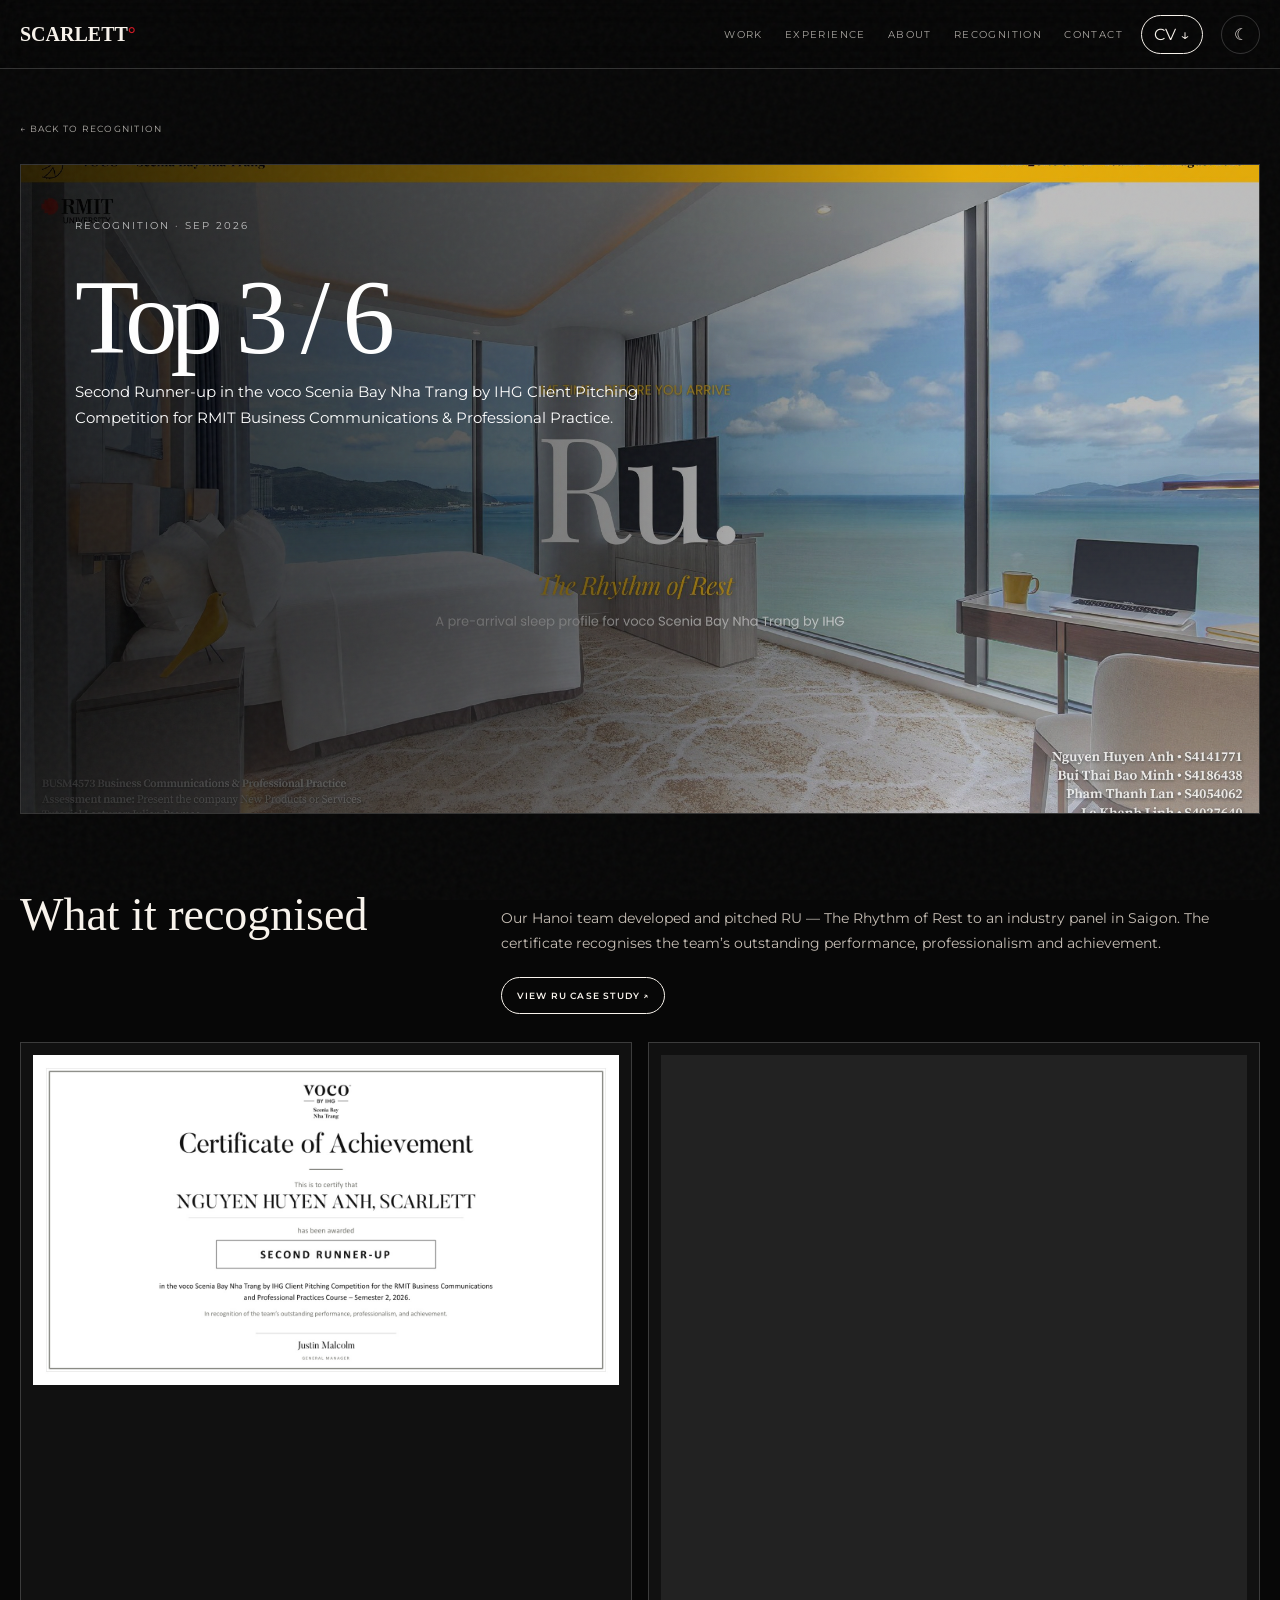
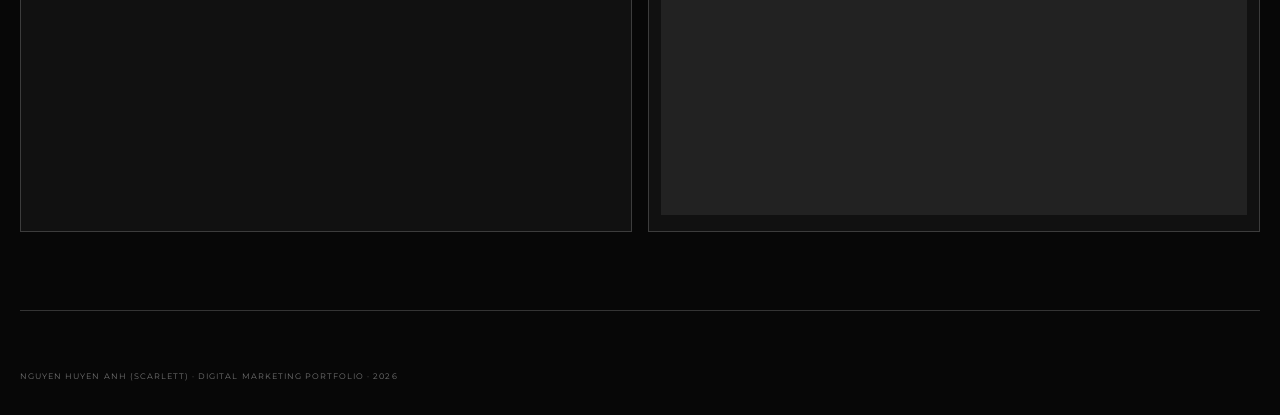
<file: recognition/buscomm.html>
<!doctype html><html lang="en"><head><meta charset="utf-8">
<meta name="viewport" content="width=device-width,initial-scale=1">
<meta name="description" content="Scarlett Nguyen — Digital Marketing Portfolio">
<title>BUSCOMM Second Runner-up — Scarlett Nguyen</title><link rel="stylesheet" href="../styles.css"></head><body><div class="noise"></div><nav><div class="wrap nav">
<a class="brand" href="../index.html#top">SCARLETT<b>°</b></a>
<div class="nav-right">
  <div class="links">
    <a href="../index.html#work">Work</a>
    <a href="../index.html#experience">Experience</a>
    <a href="../index.html#about">About</a>
    <a href="../index.html#recognition">Recognition</a>
    <a href="../index.html#contact">Contact</a>
  </div>
  <a class="nav-cv" href="#" onclick="alert('Add your final CV to documents/scarlett-cv.pdf');return false;">CV ↓</a>
  <button class="theme-toggle" id="themeToggle" aria-label="Switch colour theme"><span class="moon">☾</span><span class="sun">☀</span></button>
</div></div></nav>
<main><div class="detail-hero"><div class="wrap"><a class="back" href="../index.html#recognition">← Back to recognition</a>
<div class="detail-cover reveal"><img src="../assets/projects/ru-cover.jpg" alt="RU project"><div class="detail-copy"><div class="eyebrow">Recognition · Sep 2026</div><h1>Top 3 / 6</h1><p>Second Runner-up in the voco Scenia Bay Nha Trang by IHG Client Pitching Competition for RMIT Business Communications & Professional Practice.</p></div></div>
<section class="detail-section"><div class="detail-columns reveal"><h2>What it recognised</h2><div><p>Our Hanoi team developed and pitched RU — The Rhythm of Rest to an industry panel in Saigon. The certificate recognises the team’s outstanding performance, professionalism and achievement.</p><div class="external-actions"><a class="btn" href="../projects/ru.html">View RU case study ↗</a></div></div></div>
<div class="cert-grid reveal" style="margin-top:28px"><div class="cert-card"><img src="../assets/recognition/ru-certificate.jpg" alt="Second Runner-up certificate"></div><div class="cert-card"><iframe class="pdf-viewer" src="../documents/ru-certificate.pdf#view=FitH"></iframe></div></div></section></div></div></main>
<footer><div class="wrap">Nguyen Huyen Anh (Scarlett) · Digital Marketing Portfolio · 2026</div></footer>
<script src="../script.js"></script></body></html>
</file>
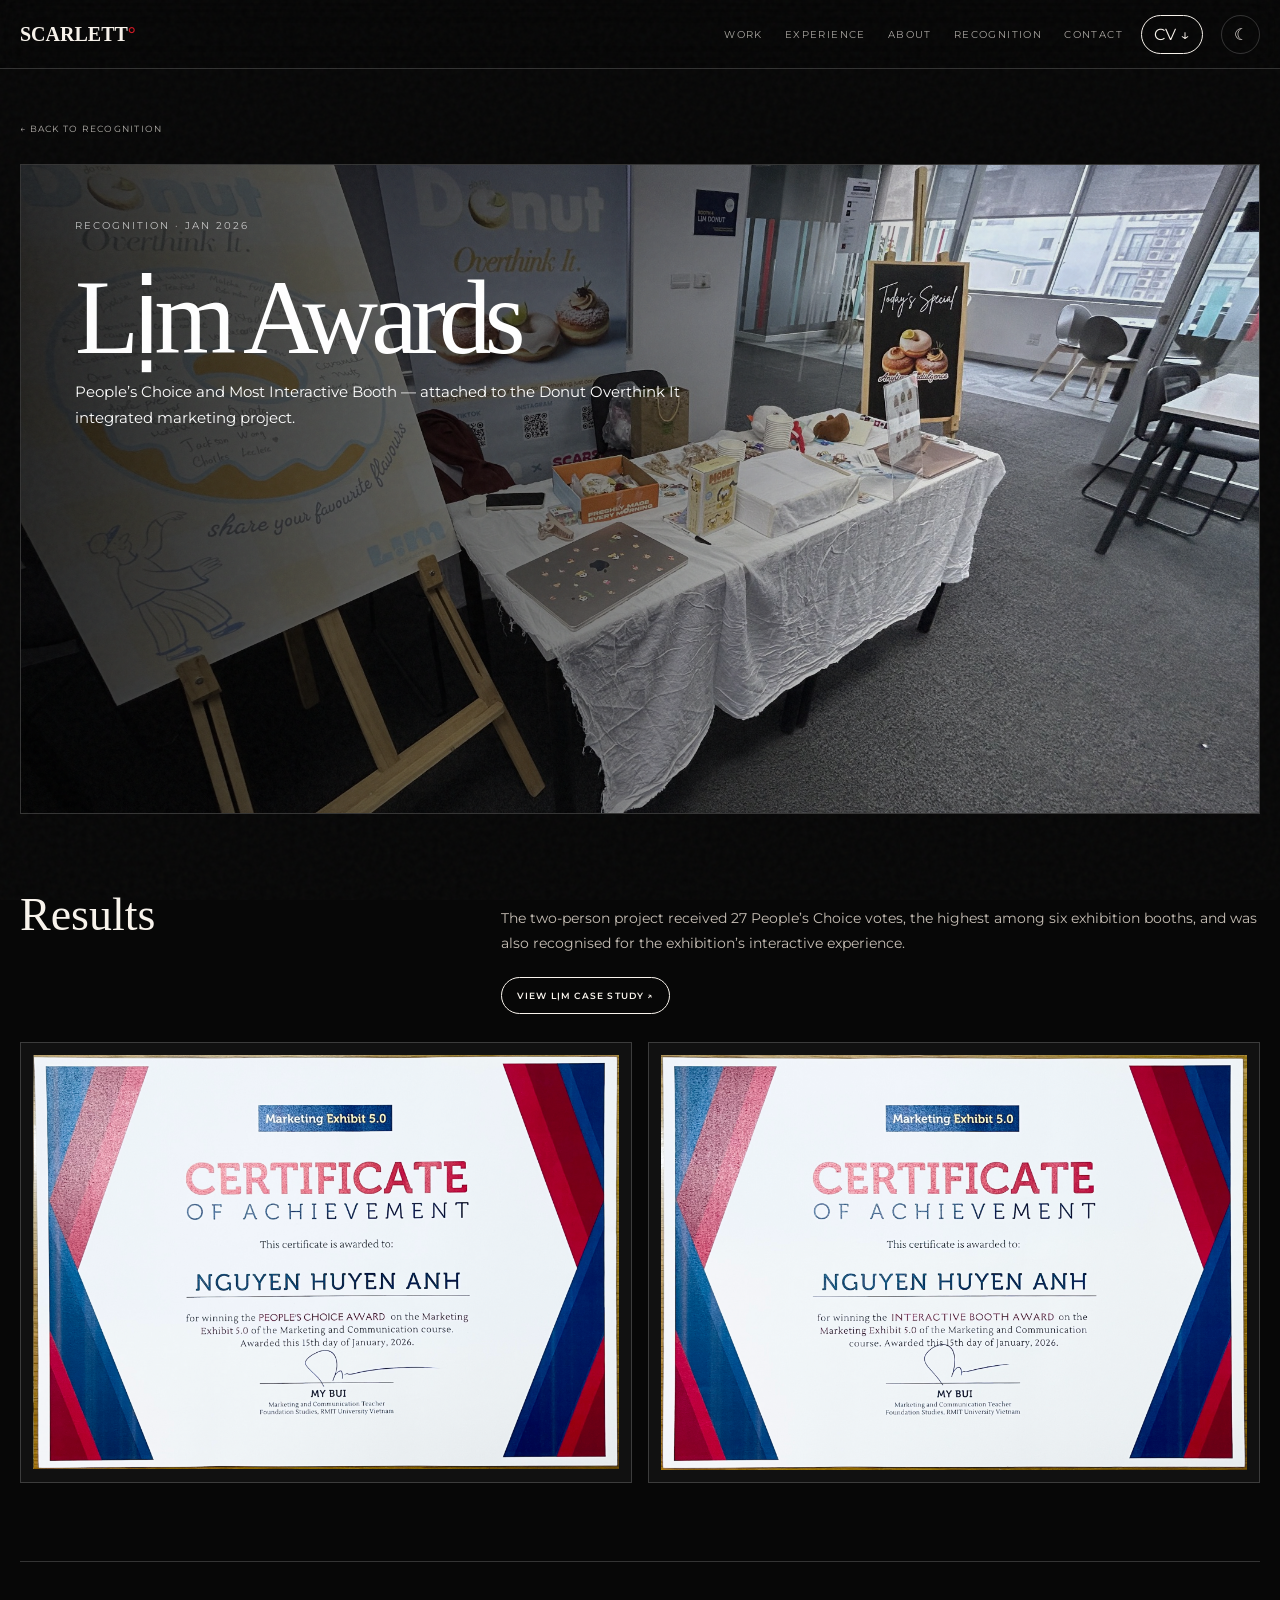
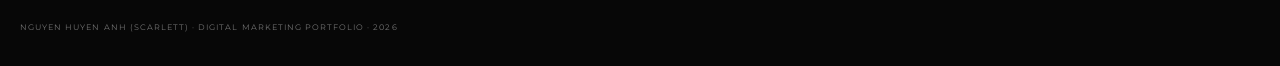
<file: recognition/lim-awards.html>
<!doctype html><html lang="en"><head><meta charset="utf-8">
<meta name="viewport" content="width=device-width,initial-scale=1">
<meta name="description" content="Scarlett Nguyen — Digital Marketing Portfolio">
<title>Lịm Donuts Awards — Scarlett Nguyen</title><link rel="stylesheet" href="../styles.css"></head><body><div class="noise"></div><nav><div class="wrap nav">
<a class="brand" href="../index.html#top">SCARLETT<b>°</b></a>
<div class="nav-right">
  <div class="links">
    <a href="../index.html#work">Work</a>
    <a href="../index.html#experience">Experience</a>
    <a href="../index.html#about">About</a>
    <a href="../index.html#recognition">Recognition</a>
    <a href="../index.html#contact">Contact</a>
  </div>
  <a class="nav-cv" href="#" onclick="alert('Add your final CV to documents/scarlett-cv.pdf');return false;">CV ↓</a>
  <button class="theme-toggle" id="themeToggle" aria-label="Switch colour theme"><span class="moon">☾</span><span class="sun">☀</span></button>
</div></div></nav>
<main><div class="detail-hero"><div class="wrap"><a class="back" href="../index.html#recognition">← Back to recognition</a>
<div class="detail-cover reveal"><img src="../assets/projects/lim-cover.jpg" alt="Lịm Donuts"><div class="detail-copy"><div class="eyebrow">Recognition · Jan 2026</div><h1>Lịm Awards</h1><p>People’s Choice and Most Interactive Booth — attached to the Donut Overthink It integrated marketing project.</p></div></div>
<section class="detail-section"><div class="detail-columns reveal"><h2>Results</h2><div><p>The two-person project received 27 People’s Choice votes, the highest among six exhibition booths, and was also recognised for the exhibition’s interactive experience.</p><div class="external-actions"><a class="btn" href="../projects/lim-donuts.html">View Lịm case study ↗</a></div></div></div>
<div class="cert-grid reveal" style="margin-top:28px"><div class="cert-card"><img src="../assets/recognition/lim-peoples-choice.png" alt="People's Choice certificate"></div><div class="cert-card"><img src="../assets/recognition/lim-interactive-booth.png" alt="Most Interactive Booth certificate"></div></div></section></div></div></main>
<footer><div class="wrap">Nguyen Huyen Anh (Scarlett) · Digital Marketing Portfolio · 2026</div></footer>
<script src="../script.js"></script></body></html>
</file>
<file: styles.css>
@import url('https://fonts.googleapis.com/css2?family=Montserrat:wght@400;500;600;700&display=swap');

:root{
  --red:#970710;
  --red-hi:#cf1824;
  --wine:#4b0208;
  --black:#070707;
  --black-2:#111;
  --paper:#f3eee6;
  --cream:#fffaf3;
  --ink:#111;
  --muted:#bdb5ad;
  --line:rgba(255,255,255,.18);
  --display:Georgia,'Times New Roman',serif;
  --body:'Montserrat',Arial,sans-serif;
  --max:1240px;
}
*{box-sizing:border-box}
html{scroll-behavior:smooth}
body{margin:0;background:var(--black);color:#f8f3ec;font-family:var(--body);overflow-x:hidden}
body::selection{background:var(--red-hi);color:#fff}
a{color:inherit;text-decoration:none}
img{display:block;width:100%;height:100%;object-fit:cover}
button{font:inherit}
.wrap{width:min(calc(100% - 40px),var(--max));margin:auto}
.noise{position:fixed;inset:0;pointer-events:none;z-index:999;opacity:.035;background-image:url("data:image/svg+xml,%3Csvg viewBox='0 0 180 180' xmlns='http://www.w3.org/2000/svg'%3E%3Cfilter id='n'%3E%3CfeTurbulence type='fractalNoise' baseFrequency='.84' numOctaves='3'/%3E%3C/filter%3E%3Crect width='100%25' height='100%25' filter='url(%23n)'/%3E%3C/svg%3E")}
.eyebrow{font-size:10px;letter-spacing:.2em;text-transform:uppercase;opacity:.7}
.red{color:var(--red-hi)}
.serif{font-family:var(--display)}
.placeholder{display:grid;place-items:center;text-align:center;height:100%;font-size:9px;letter-spacing:.16em;text-transform:uppercase;opacity:.65;padding:24px}

/* NAV */
nav{position:sticky;top:0;z-index:80;background:rgba(7,7,7,.84);backdrop-filter:blur(16px);border-bottom:1px solid var(--line)}
.nav{height:68px;display:flex;align-items:center;justify-content:space-between;gap:20px}
.brand{font:700 20px var(--display)}
.brand b{color:var(--red-hi)}
.nav-right{display:flex;align-items:center;gap:18px}
.links{display:flex;gap:22px;font-size:10px;text-transform:uppercase;letter-spacing:.14em}
.links a{opacity:.67;transition:.2s}
.links a:hover{opacity:1;color:#ff3e49}
.nav-cv{border:1px solid currentColor;border-radius:999px;padding:9px 12px}
.theme-toggle{width:39px;height:39px;border-radius:50%;border:1px solid var(--line);background:transparent;color:inherit;display:grid;place-items:center;cursor:pointer;position:relative}
.theme-toggle span{position:absolute;transition:.25s}
.theme-toggle .sun{opacity:0;transform:translateY(10px)}

/* SCRAPBOOK LANDING */
.hero{padding:28px 0 52px;min-height:calc(100vh - 68px);display:grid;align-items:center}
.scrapbook{
  min-height:760px;
  position:relative;
  border:1px solid var(--line);
  overflow:hidden;
  background:
    radial-gradient(circle at 18% 35%,rgba(207,24,36,.12),transparent 28rem),
    radial-gradient(circle at 83% 30%,rgba(151,7,16,.42),transparent 25rem),
    #090909;
  isolation:isolate;
}
.paper-rip{
  position:absolute;inset:26px 46% 34px 28px;
  background:var(--paper);
  color:#090909;
  clip-path:polygon(0 1%,98% 0,100% 20%,98% 37%,100% 55%,98% 73%,100% 100%,1% 99%,0 77%,2% 57%,0 39%,2% 17%);
  z-index:2;
  padding:56px 52px;
  display:flex;flex-direction:column;justify-content:space-between;
}
.paper-rip::after{content:"";position:absolute;width:150px;height:150px;border:1px solid #111;border-radius:50%;right:-72px;top:100px;opacity:.35}
.hero-kicker{font-size:10px;text-transform:uppercase;letter-spacing:.19em;display:flex;align-items:center;gap:9px}
.hero-kicker i{width:7px;height:7px;border-radius:50%;background:#21b15c}
.hero h1{margin:38px 0 20px;font:400 clamp(68px,8.6vw,136px)/.76 var(--display);letter-spacing:-.072em}
.hero h1 em{display:block;font-style:italic;color:var(--red)}
.hero-role{font-size:12px;font-weight:700;text-transform:uppercase;letter-spacing:.1em;line-height:1.6}
.hero-copy{max-width:620px;border-top:1px solid #111;padding-top:18px;font-size:15px;line-height:1.72}
.hero-actions{display:flex;gap:9px;flex-wrap:wrap;margin-top:25px}
.btn{display:inline-flex;align-items:center;gap:8px;border:1px solid currentColor;border-radius:999px;padding:12px 15px;font-size:9px;text-transform:uppercase;letter-spacing:.13em;font-weight:600;transition:.2s}
.btn:hover{background:#111;color:#fff}
.btn.dark{background:#111;color:#fff;border-color:#111}
.btn.dark:hover{background:var(--red);border-color:var(--red)}

.hero-board{position:absolute;right:0;top:0;width:53%;height:100%;z-index:1;background:linear-gradient(155deg,#270004,#930811 58%,#270004)}
.flower{position:absolute;right:-38px;top:-32px;width:390px;height:390px;z-index:0;opacity:.78;transform:rotate(-12deg)}
.wax{position:absolute;right:50px;top:58px;width:110px;z-index:7;transform:rotate(9deg);filter:drop-shadow(0 10px 14px rgba(0,0,0,.35))}
.bow{position:absolute;right:335px;bottom:26px;width:145px;z-index:7;transform:rotate(-18deg)}
.hero-star{position:absolute;color:#f4e9da;font-size:70px;line-height:1;z-index:7;text-shadow:0 8px 20px rgba(0,0,0,.25)}
.star-a{right:44%;top:28%}.star-b{right:9%;bottom:22%;font-size:42px}
.hero-note{position:absolute;right:46px;bottom:35px;z-index:8;font:italic 18px var(--display);max-width:240px;line-height:1.25;text-align:right}

.filmstrip{
  position:absolute;right:10%;top:18%;width:315px;height:520px;z-index:6;
  background:#111;padding:15px 15px 26px;border:1px solid rgba(255,255,255,.7);
  box-shadow:0 26px 60px rgba(0,0,0,.42);transform:rotate(2deg)
}
.filmstrip::before,.filmstrip::after{content:"";position:absolute;left:8px;right:8px;height:10px;background:repeating-linear-gradient(90deg,#ddd 0 9px,transparent 9px 18px)}
.filmstrip::before{top:3px}.filmstrip::after{bottom:4px}
.film-frame{height:31.2%;margin-bottom:9px;overflow:hidden;border:1px solid #fff;background:#222;position:relative}
.film-frame:last-child{margin-bottom:0}
.film-frame span{position:absolute;left:9px;bottom:8px;background:rgba(0,0,0,.72);padding:5px 7px;font-size:7px;text-transform:uppercase;letter-spacing:.12em}
.identity-card{
  position:absolute;right:41%;top:10%;z-index:9;background:var(--cream);color:#111;
  width:210px;padding:14px 14px 18px;transform:rotate(-4deg);box-shadow:0 18px 44px rgba(0,0,0,.26)
}
.identity-card strong{font:400 30px var(--display);display:block;margin-bottom:7px}
.identity-card small{font-size:8px;line-height:1.5;text-transform:uppercase;letter-spacing:.11em}
.hero-stats{display:grid;grid-template-columns:repeat(3,1fr);border:1px solid var(--line);border-top:0}
.hero-stat{padding:19px;border-right:1px solid var(--line)}
.hero-stat:last-child{border-right:0}
.hero-stat strong{font:400 33px var(--display);display:block}
.hero-stat span{font-size:8px;text-transform:uppercase;letter-spacing:.13em;color:#aaa198}

/* FLOW */
.marquee{border-block:1px solid var(--line);overflow:hidden}
.track{display:flex;width:max-content;animation:move 25s linear infinite;padding:14px 0;font-size:10px;text-transform:uppercase;letter-spacing:.19em}
.track span{padding:0 32px}.track b{color:var(--red-hi)}
@keyframes move{to{transform:translateX(-50%)}}
section{padding:98px 0}
.head{display:grid;grid-template-columns:.72fr 1.28fr;gap:34px;align-items:end;margin-bottom:52px}
.head h2{margin:0;font:400 clamp(68px,8vw,112px)/.82 var(--display);letter-spacing:-.062em}
.head p{max-width:620px;margin:0 0 7px auto;font-size:14px;line-height:1.78;color:#c9c0b7}

/* HOMEPAGE SECTION LABELS */
.head .eyebrow,
.about-text > .eyebrow,
.contact-box > .eyebrow{
  display:inline-block;
  width:max-content;
  margin-bottom:16px;
  padding-bottom:8px;
  border-bottom:1px solid currentColor;
  font-size:13px;
  font-weight:700;
  line-height:1;
  letter-spacing:.14em;
  text-transform:uppercase;
  opacity:.95;
}

/* WORKING STYLE */
.approach{padding:80px 0;border-bottom:1px solid var(--line)}
.approach-grid{display:grid;grid-template-columns:1fr 1fr;gap:16px}
.approach-card{border:1px solid rgba(255,255,255,.24);min-height:290px;padding:30px;position:relative;overflow:hidden}
.approach-card.red-panel{background:linear-gradient(135deg,#9b0710,#420105)}
.approach-card.paper-panel{background:var(--paper);color:#111}
.approach-card h3{font:400 42px/1 var(--display);margin:52px 0 12px}
.approach-card p{font-size:13px;line-height:1.7;max-width:520px}
.approach-card .num{position:absolute;right:24px;top:20px;font:italic 38px var(--display);opacity:.45}

/* SELECTED WORK — equal cards */
.projects{display:grid;grid-template-columns:repeat(2,minmax(0,1fr));gap:16px}
.project{
  min-height:680px;border:1px solid rgba(255,255,255,.24);position:relative;overflow:hidden;
  background:#111;transition:.28s;display:flex;flex-direction:column
}
.project:hover{transform:translateY(-5px)}
.project .cover{height:390px;overflow:hidden;position:relative;background:#1b1414}
.project .cover::after{content:"";position:absolute;inset:0;background:linear-gradient(180deg,transparent 60%,rgba(0,0,0,.32))}
.project .pc{padding:24px 27px 28px;display:flex;flex-direction:column;flex:1}
.project .idx{font-size:8px;text-transform:uppercase;letter-spacing:.18em;opacity:.67}
.project h3{font:400 clamp(40px,5vw,69px)/.91 var(--display);letter-spacing:-.045em;margin:10px 0 12px}
.project p{font-size:13px;line-height:1.65;max-width:570px}
.redcard{background:linear-gradient(145deg,#9f0710,#370104)}
.paper{background:var(--paper);color:#111}
.darkcard{background:linear-gradient(145deg,#111,#20070a)}
.tags{display:flex;gap:7px;flex-wrap:wrap;margin-top:15px}
.tag{border:1px solid currentColor;border-radius:999px;padding:7px 9px;font-size:7px;text-transform:uppercase;letter-spacing:.11em}
.card-link{margin-top:auto;padding-top:20px;display:inline-flex;align-items:center;gap:9px;font-size:9px;text-transform:uppercase;letter-spacing:.14em;font-weight:700}
.card-link::after{content:"↗";font-size:15px}
.project:hover .card-link{gap:15px}
.sticker{
  position:absolute;
  right:22px;
  top:20px;
  width:138px;
  height:138px;
  border-radius:50%;
  background:#fffdf8;
  color:#94060e;
  border:2px solid rgba(148,6,14,.22);
  box-shadow:0 10px 28px rgba(0,0,0,.22);
  display:grid;
  place-items:center;
  text-align:center;
  font-size:10px;
  font-weight:700;
  line-height:1.35;
  text-transform:uppercase;
  letter-spacing:.08em;
  transform:rotate(6deg);
  z-index:4;
}

/* EXPERIENCE */
.exp-list{border-top:1px solid var(--line)}
.exp{display:grid;grid-template-columns:80px 1.1fr .9fr;gap:24px;padding:27px 0;border-bottom:1px solid var(--line);align-items:start}
.exp-no{font:italic 32px var(--display);color:var(--red-hi)}
.exp h3{margin:0 0 7px;font:400 28px/1 var(--display)}
.org{font-size:8px;text-transform:uppercase;letter-spacing:.14em;color:#aaa}
.exp p{margin:0;font-size:13px;line-height:1.7;color:#c9c1b8}

/* ABOUT */
.about{display:grid;grid-template-columns:.85fr 1.15fr;gap:58px}
.about-card{background:var(--red);padding:30px;min-height:520px;position:relative;overflow:hidden}
.about-card::after{content:"SCARLETT";position:absolute;left:-5px;bottom:-18px;font:400 105px/.8 var(--display);color:rgba(255,255,255,.13)}
.about-collage{display:grid;grid-template-columns:1fr 1fr;grid-template-rows:230px 150px;gap:10px;position:relative;z-index:2}
.about-collage div{overflow:hidden;border:1px solid rgba(255,255,255,.65)}
.about-collage .wide{grid-column:1/3}
.about-text h2{font:400 clamp(54px,7vw,92px)/.86 var(--display);letter-spacing:-.055em;margin:0 0 22px}
.about-text p{font-size:15px;line-height:1.8;color:#d0c8bf}
.about-grid-meta{display:grid;grid-template-columns:1fr 1fr;gap:12px;margin-top:26px}
.meta-card{border:1px solid rgba(255,255,255,.20);padding:15px 16px}
.meta-card strong{font-size:9px;text-transform:uppercase;letter-spacing:.14em;display:block;margin-bottom:7px}
.meta-card span{font-size:12px;line-height:1.6;color:#d0c8bf}

/* RECOGNITION */
.recognition{background:var(--paper);color:#111}
.awards{display:grid;grid-template-columns:repeat(3,1fr);gap:12px}
.award{min-height:230px;border:1px solid rgba(255,255,255,.34);padding:20px;display:flex;flex-direction:column;justify-content:space-between;transition:.22s}
.award:hover{background:var(--red);color:#fff;transform:rotate(-.7deg)}
.award .year{font-size:9px;letter-spacing:.13em}
.award h4{font:400 26px/1.03 var(--display);margin:0}
.award small{font-size:7px;text-transform:uppercase;letter-spacing:.11em;line-height:1.55}

/* CONTACT */
.contact{padding-bottom:62px}
.contact-box{min-height:430px;padding:48px;border:1px solid var(--line);background:linear-gradient(115deg,#9f0710,#400004);overflow:hidden;position:relative}
.contact-box::after{content:"✦";position:absolute;right:40px;top:25px;font-size:100px;color:rgba(255,255,255,.15)}
.contact-box h2{margin:0;max-width:980px;font:400 clamp(62px,9vw,128px)/.82 var(--display);letter-spacing:-.065em}
.contact-box h2 em{color:#fff;font-style:italic}
.contact-links{display:flex;gap:9px;flex-wrap:wrap;margin-top:43px}
.pill{border:1px solid #fff;border-radius:999px;padding:12px 16px;font-size:8px;text-transform:uppercase;letter-spacing:.13em}
.pill:hover{background:#fff;color:#8e0610}
footer{padding:24px 0 34px;color:#737373;font-size:8px;text-transform:uppercase;letter-spacing:.13em}

/* DETAIL PAGE */
.detail-hero{padding:48px 0 36px}
.back{display:inline-flex;gap:8px;align-items:center;font-size:9px;letter-spacing:.14em;text-transform:uppercase;opacity:.72;margin-bottom:30px}
.back:hover{opacity:1;color:#ff3a46}
.detail-cover{position:relative;min-height:650px;border:1px solid var(--line);overflow:hidden}
.detail-cover>img{position:absolute;inset:0}
.detail-cover::after{content:"";position:absolute;inset:0;background:linear-gradient(90deg,rgba(0,0,0,.83) 0%,rgba(0,0,0,.48) 48%,rgba(0,0,0,.08) 76%)}
.detail-copy{position:relative;z-index:2;max-width:720px;padding:54px;color:#fff}
.detail-copy h1{margin:45px 0 20px;font:400 clamp(65px,8.2vw,125px)/.78 var(--display);letter-spacing:-.065em}
.detail-copy p{font-size:15px;line-height:1.72;max-width:660px}
.detail-meta{display:flex;gap:7px;flex-wrap:wrap;margin-top:25px}
.case-nav{position:sticky;top:68px;z-index:50;background:rgba(7,7,7,.88);backdrop-filter:blur(15px);border-block:1px solid var(--line)}
.case-nav .wrap{display:flex;gap:22px;overflow:auto;padding-block:14px}
.case-nav a{font-size:8px;text-transform:uppercase;letter-spacing:.14em;white-space:nowrap;opacity:.68}
.case-nav a:hover{opacity:1;color:#ff3c47}
.detail-section{padding:78px 0;border-bottom:1px solid var(--line)}
.detail-columns{display:grid;grid-template-columns:.72fr 1.28fr;gap:54px}
.detail-columns h2{font:400 46px/1 var(--display);margin:0}
.detail-columns h3{font:400 27px/1.1 var(--display);margin:0 0 13px}
.detail-columns p,.detail-columns li{font-size:14px;line-height:1.82;color:#c7bfb6}
.detail-columns ul{margin:0;padding-left:19px}
.role-list{display:grid;grid-template-columns:1fr 1fr;gap:10px;margin-top:10px}
.role-chip{border:1px solid var(--line);padding:14px;font-size:10px;line-height:1.55}
.gallery{display:grid;grid-template-columns:repeat(12,1fr);gap:12px;margin-top:30px}
.media-card{border:1px solid var(--line);overflow:hidden;background:#171313}
.media-card img{height:auto;aspect-ratio:16/10;object-fit:cover}
.media-card figcaption{padding:11px 13px;font-size:8px;text-transform:uppercase;letter-spacing:.11em;color:#a9a198}
.media-card.wide{grid-column:span 7}.media-card.narrow{grid-column:span 5}.media-card.half{grid-column:span 6}
.proof-strip{display:grid;grid-template-columns:1fr 1fr;gap:12px;margin-top:22px}
.proof-card{border:1px solid var(--line);padding:18px}
.proof-card strong{font:400 27px var(--display);display:block;margin-bottom:8px}
.proof-card p{font-size:11px;line-height:1.65;color:#bbb3aa;margin:0}
.external-actions{display:flex;gap:9px;flex-wrap:wrap;margin-top:20px}
.pdf-shell{margin-top:24px;border:1px solid var(--line);background:#111;overflow:hidden}
.pdf-head{padding:13px 15px;border-bottom:1px solid var(--line);display:flex;justify-content:space-between;gap:14px;align-items:center}
.pdf-head strong{font-size:9px;text-transform:uppercase;letter-spacing:.13em}
.pdf-head a{font-size:8px;text-transform:uppercase;letter-spacing:.12em;border-bottom:1px solid currentColor;padding-bottom:4px}
.pdf-viewer{width:100%;height:760px;border:0;background:#222}
.video-wrap{margin-top:25px;border:1px solid var(--line);padding:12px;background:#111}
.video-wrap video{width:100%;max-height:680px;background:#000}
.next-card{margin-top:40px;border:1px solid var(--line);padding:28px;display:flex;justify-content:space-between;align-items:end;background:#111}
.next-card strong{font:400 34px var(--display)}

/* RECOGNITION DETAIL */
.cert-grid{display:grid;grid-template-columns:1fr 1fr;gap:16px}
.cert-card{border:1px solid var(--line);background:#111;padding:12px}
.cert-card img{height:auto}

/* REVEAL */
.reveal{opacity:0;transform:translateY(24px);transition:.65s}
.reveal.visible{opacity:1;transform:none}

/* LIGHT MODE */
body[data-theme='light']{background:#efe8df;color:#15110f;--line:rgba(83,61,43,.28)}
body[data-theme='light'] nav{background:rgba(239,232,223,.92);border-color:rgba(0,0,0,.16)}
body[data-theme='light'] .theme-toggle{border-color:rgba(0,0,0,.28)}
body[data-theme='light'] .theme-toggle .moon{opacity:0;transform:translateY(-10px)}
body[data-theme='light'] .theme-toggle .sun{opacity:1;transform:none}
body[data-theme='light'] .scrapbook{border-color:rgba(0,0,0,.18);background:linear-gradient(135deg,#fffaf3,#eadfd2)}
body[data-theme='light'] .hero-board{background:linear-gradient(155deg,#5d0208,#b30d18 58%,#4a0106)}
body[data-theme='light'] .hero-note{color:#fff}
body[data-theme='light'] .identity-card{box-shadow:0 18px 44px rgba(80,20,15,.16)}
body[data-theme='light'] .head p,
body[data-theme='light'] .exp p,
body[data-theme='light'] .about-text p,
body[data-theme='light'] .detail-columns p,
body[data-theme='light'] .detail-columns li{color:#514a43}
body[data-theme='light'] .org{color:#6d655e}
body[data-theme='light'] .marquee,
body[data-theme='light'] .approach,
body[data-theme='light'] .exp-list,
body[data-theme='light'] .exp,
body[data-theme='light'] .meta-card,
body[data-theme='light'] .detail-section{border-color:rgba(0,0,0,.17)}
body[data-theme='light'] .redcard,
body[data-theme='light'] .darkcard,
body[data-theme='light'] .red-panel,
body[data-theme='light'] .contact-box{color:#fff}
body[data-theme='light'] .paper{background:#fffaf3}
body[data-theme='light'] .recognition{background:#171313;color:#fffaf3}
body[data-theme='light'] .recognition .head p{color:#c8bdb3!important}
body[data-theme='light'] .award{border-color:rgba(255,255,255,.36)}
body[data-theme='light'] .about-card{box-shadow:16px 16px 0 #14100f}
body[data-theme='light'] .case-nav{background:rgba(239,232,223,.92);border-color:rgba(0,0,0,.16)}
body[data-theme='light'] .media-card,
body[data-theme='light'] .proof-card,
body[data-theme='light'] .pdf-shell,
body[data-theme='light'] .video-wrap,
body[data-theme='light'] .next-card{border-color:rgba(0,0,0,.2)}
body[data-theme='light'] .media-card,
body[data-theme='light'] .proof-card,
body[data-theme='light'] .next-card{background:#fff9f0}
body[data-theme='light'] .media-card figcaption,
body[data-theme='light'] .proof-card p{color:#665e58}
body[data-theme='light'] .pdf-shell,
body[data-theme='light'] .video-wrap{background:#e6ddd4}
body[data-theme='light'] footer{color:#5f5750}

/* HOMEPAGE LIGHT-MODE POLISH */
body[data-theme='light'] .head p,
body[data-theme='light'] .exp p,
body[data-theme='light'] .about-text p,
body[data-theme='light'] .meta-card span,
body[data-theme='light'] .project.paper p{color:#3f3833}

body[data-theme='light'] .hero-stat span,
body[data-theme='light'] .org,
body[data-theme='light'] .project .idx{color:#5d554f;opacity:1}

/* Keep dark project cards readable in light mode */
body[data-theme='light'] .project.redcard,
body[data-theme='light'] .project.darkcard{color:#fff}

body[data-theme='light'] .project.redcard p,
body[data-theme='light'] .project.darkcard p{
  color:rgba(255,255,255,.82);
}

body[data-theme='light'] .project.redcard .idx,
body[data-theme='light'] .project.darkcard .idx{
  color:rgba(255,255,255,.66);
  opacity:1;
}

body[data-theme='light'] .project.redcard .tag,
body[data-theme='light'] .project.darkcard .tag,
body[data-theme='light'] .project.redcard .card-link,
body[data-theme='light'] .project.darkcard .card-link{
  color:#fff;
}

body[data-theme='light'] .approach-card,
body[data-theme='light'] .project,
body[data-theme='light'] .meta-card{border-color:rgba(84,61,44,.30);box-shadow:0 8px 24px rgba(70,49,35,.055)}

body[data-theme='light'] .meta-card{background:rgba(255,250,243,.64)}
body[data-theme='light'] .approach-card.paper-panel,
body[data-theme='light'] .project.paper{border-color:rgba(84,61,44,.34)}

body[data-theme='light'] .exp-list,
body[data-theme='light'] .exp{border-color:rgba(84,61,44,.24)}

body[data-theme='light'] .award{border-color:rgba(255,255,255,.46)}

/* Responsive */
@media(max-width:1000px){
  .links{display:none}
  .paper-rip{inset:24px 28% 330px 24px}
  .hero-board{width:100%;top:auto;bottom:0;height:400px}
  .filmstrip{width:255px;height:350px;right:8%;top:auto;bottom:25px}
  .identity-card{right:auto;left:8%;top:auto;bottom:60px}
  .flower{width:300px;height:300px;top:auto;bottom:80px;right:-60px}
  .wax{top:auto;bottom:280px}
  .bow{right:42%;bottom:15px;width:110px}
  .scrapbook{min-height:1080px}
  .projects,.head,.approach-grid,.about,.detail-columns{grid-template-columns:1fr}
  .head p{margin-left:0}
  .project{min-height:630px}
  .exp{grid-template-columns:55px 1fr}
  .exp p{grid-column:2}
  .awards{grid-template-columns:1fr 1fr}
  .gallery{grid-template-columns:1fr 1fr}
  .media-card.wide,.media-card.narrow,.media-card.half{grid-column:auto}
  .detail-cover{min-height:560px}
  .pdf-viewer{height:650px}
}
@media(max-width:640px){
  .wrap{width:min(calc(100% - 24px),var(--max))}
  .scrapbook{min-height:1100px}
  .paper-rip{inset:15px 15px 460px 15px;padding:38px 28px}
  .hero h1{font-size:72px;margin-top:30px}
  .head .eyebrow,
  .about-text > .eyebrow,
  .contact-box > .eyebrow{font-size:11px;margin-bottom:13px;padding-bottom:7px}
  .head h2{font-size:62px;line-height:.86}
  .hero-board{height:480px}
  .filmstrip{width:230px;height:360px;right:5%;bottom:55px}
  .identity-card{left:5%;bottom:40px;width:150px}
  .identity-card strong{font-size:23px}
  .wax{right:12px;bottom:380px;width:82px}
  .flower{width:260px;bottom:180px}
  .bow{right:35%;bottom:5px}
  .hero-note{display:none}
  .hero-stats,.projects,.awards,.about-grid-meta,.proof-strip,.cert-grid{grid-template-columns:1fr}
  .hero-stat{border-right:0;border-bottom:1px solid var(--line)}
  .project{min-height:590px}
  .project .cover{height:310px}
  .about-collage{grid-template-rows:190px 125px}
  .role-list{grid-template-columns:1fr}
  .gallery{grid-template-columns:1fr}
  .detail-copy{padding:34px 24px}
  .detail-copy h1{font-size:70px}
  .pdf-viewer{height:520px}
  section{padding:76px 0}
}

/* =========================================================
   V4 — PERSONAL PORTRAIT LANDING
   Uses Scarlett's own portrait + supplied scrapbook stickers.
   ========================================================= */
.personal-hero{
  min-height:760px;
  background:
    radial-gradient(circle at 18% 38%,rgba(207,24,36,.10),transparent 30rem),
    #090909;
}
.personal-hero .hero-board{
  width:52%;
  background:
    radial-gradient(circle at 72% 24%,rgba(255,220,200,.12),transparent 14rem),
    linear-gradient(155deg,#3c090b 0%,#7d1119 58%,#240204 100%);
}
.personal-hero .paper-rip{
  inset:34px 48% 34px 34px;
  padding:54px 48px;
  z-index:5;
}
.personal-hero .paper-rip::after{display:none}
.personal-hero .hero h1{margin-top:34px}

.portrait-paper{
  position:absolute;
  right:7%;
  top:7%;
  width:36%;
  aspect-ratio:4/5;
  padding:12px 12px 42px;
  background:#f5efe5;
  z-index:5;
  transform:rotate(1.2deg);
  box-shadow:0 30px 80px rgba(0,0,0,.48);
}
.portrait-paper::before{
  content:"";
  position:absolute;
  inset:-8px;
  border:1px solid rgba(255,245,230,.32);
  pointer-events:none;
}
.portrait-paper>img{
  width:100%;
  height:100%;
  object-fit:cover;
  object-position:50% 18%;
  filter:saturate(.96) contrast(1.01);
}
.portrait-caption{
  position:absolute;
  left:15px;right:15px;bottom:12px;
  display:flex;justify-content:space-between;gap:10px;
  color:#2a201b;
  font-size:7px;font-weight:700;letter-spacing:.18em;text-transform:uppercase;
}
.portrait-tape{
  position:absolute;
  width:96px;height:25px;
  background:#e8dbc4;
  opacity:.92;
  left:50%;top:-12px;
  transform:translateX(-50%) rotate(-2deg);
  z-index:8;
  box-shadow:0 1px 1px rgba(0,0,0,.10);
}
.decor-user{position:absolute;pointer-events:none;z-index:6;object-fit:contain}
.decor-flower-user{width:230px;height:auto;right:-28px;bottom:-36px;transform:rotate(-12deg);opacity:.93}
.decor-wax-user{width:96px;height:auto;right:3%;top:3%;transform:rotate(7deg);filter:drop-shadow(0 12px 14px rgba(0,0,0,.32));z-index:8}
.decor-ribbon-user{width:125px;height:auto;right:40%;top:-35px;transform:rotate(14deg);opacity:.96;z-index:4}
.decor-lips-user{width:92px;height:auto;right:43%;bottom:4%;transform:rotate(-14deg);opacity:.84;z-index:7}
.decor-butterfly-user{width:88px;height:auto;right:2.5%;bottom:25%;transform:rotate(12deg);opacity:.95;z-index:7}
.hero-side-note{
  position:absolute;
  right:2.7%;
  bottom:4%;
  z-index:7;
  color:#f7eadf;
  font:400 15px/1.08 var(--display);
  text-align:right;
  transform:rotate(-3deg);
}
.hero-side-note em{font-size:21px;color:#fff;font-weight:400}

/* About becomes personal, not another project collage */
.about-portrait{position:relative;z-index:2;min-height:535px;height:100%;padding:12px;background:#f4ede2;transform:rotate(-1deg);box-shadow:0 22px 55px rgba(0,0,0,.24)}
.about-portrait>img:first-child{width:100%;height:100%;min-height:510px;object-fit:cover;object-position:50% 44%}
.about-flower{position:absolute;width:170px;height:auto;right:-72px;bottom:-55px;transform:rotate(18deg);filter:drop-shadow(0 14px 20px rgba(0,0,0,.2))}
.about-caption{position:absolute;left:24px;bottom:24px;background:#f4ede2;color:#251b16;padding:8px 10px;font:italic 17px var(--display);transform:rotate(-2deg)}

body[data-theme='light'] .personal-hero{
  background:linear-gradient(145deg,#f5ede3 0%,#efe2d4 48%,#fffaf3 100%);
}
body[data-theme='light'] .personal-hero .hero-board{
  background:linear-gradient(155deg,#5f0c12 0%,#a51b25 58%,#4a080c 100%);
}
body[data-theme='light'] .hero-side-note{color:#fff4eb}

@media(max-width:1000px){
  .personal-hero{min-height:1080px}
  .personal-hero .hero-board{width:100%;height:510px;top:auto;bottom:0}
  .personal-hero .paper-rip{inset:24px 24px auto 24px;height:500px;padding:48px 44px}
  .portrait-paper{width:43%;right:11%;top:auto;bottom:34px}
  .decor-flower-user{width:210px;right:-25px;bottom:-36px}
  .decor-wax-user{right:6%;top:auto;bottom:430px;width:86px}
  .decor-ribbon-user{right:48%;top:auto;bottom:360px;width:110px}
  .decor-lips-user{right:4%;bottom:66px;width:78px}
  .decor-butterfly-user{right:5%;bottom:250px;width:74px}
  .hero-side-note{right:4%;bottom:18px}
  .about-portrait{min-height:600px;max-width:560px;margin:auto}
}

@media(max-width:640px){
  .personal-hero{min-height:1030px}
  .personal-hero .paper-rip{inset:15px 15px auto 15px;height:500px;padding:38px 28px}
  .personal-hero .hero-board{height:500px}
  .portrait-paper{width:72%;right:14%;bottom:56px}
  .portrait-tape{width:76px;height:21px}
  .portrait-caption{font-size:6px}
  .decor-flower-user{width:155px;right:-34px;bottom:-20px}
  .decor-wax-user{width:68px;right:5%;bottom:418px}
  .decor-ribbon-user{width:90px;right:auto;left:2%;bottom:326px}
  .decor-lips-user{width:64px;right:2%;bottom:40px}
  .decor-butterfly-user{display:none}
  .hero-side-note{display:none}
  .about-portrait{min-height:470px}
  .about-portrait>img:first-child{min-height:445px}
  .about-flower{width:125px;right:-42px;bottom:-38px}
}

/* =========================================================
   V5 — LỊM DONUTS CASE STUDY
   ========================================================= */
.lim-hero{padding:48px 0 68px;border-bottom:1px solid var(--line)}
.lim-hero-grid{display:grid;grid-template-columns:1.08fr .92fr;gap:42px;align-items:center}
.lim-hero-copy h1{margin:30px 0 22px;font:400 clamp(68px,8vw,124px)/.78 var(--display);letter-spacing:-.065em}
.lim-hero-copy h1 em{display:block;color:var(--red);font-style:italic}
.lim-hero-copy>p{max-width:690px;font-size:15px;line-height:1.76;color:#c7bfb6}
.lim-result-row{display:grid;grid-template-columns:repeat(3,1fr);gap:10px;margin-top:30px}
.lim-result-row>div{border:1px solid var(--line);padding:16px;min-height:112px}
.lim-result-row strong{display:block;font:400 28px/1 var(--display);margin-bottom:9px}
.lim-result-row span{display:block;font-size:8px;line-height:1.5;text-transform:uppercase;letter-spacing:.1em;color:#aaa198}
.lim-keyvisual{margin:0;background:#f7f1e3;padding:14px;box-shadow:18px 18px 0 rgba(132,8,16,.75);transform:rotate(1.1deg)}
.lim-keyvisual img{width:100%;height:auto;display:block;object-fit:contain}
.lim-keyvisual figcaption,.lim-identity figcaption{color:#4e443b;padding:10px 4px 0;font-size:7px;text-transform:uppercase;letter-spacing:.14em}
.lim-identity{margin:38px 0 0;background:#f6f0e3;padding:14px;border:1px solid rgba(0,0,0,.08)}
.lim-identity img{display:block;width:100%;height:auto;max-height:720px;object-fit:contain}
.lim-touch-grid{display:grid;grid-template-columns:repeat(12,1fr);gap:14px;margin-top:38px}
.lim-media{grid-column:span 6;margin:0;border:1px solid var(--line);background:#151313;overflow:hidden}
.lim-media.lim-large{grid-column:span 7}.lim-media.lim-wide{grid-column:span 5}
.lim-media img{width:100%;height:420px;object-fit:cover;display:block;background:#f4efdf}
.lim-media.lim-large img{height:520px;object-fit:contain}.lim-media.lim-wide img{height:520px}
.lim-media figcaption{display:grid;gap:5px;padding:14px 15px}
.lim-media figcaption strong{font:400 21px/1 var(--display)}
.lim-media figcaption span{font-size:9px;line-height:1.6;color:#aaa198}
.lim-activation-grid{display:grid;grid-template-columns:1.35fr .65fr;gap:14px;margin-top:36px;align-items:stretch}
.lim-activation-grid figure{margin:0;border:1px solid var(--line);background:#151313;overflow:hidden}
.lim-activation-grid img{width:100%;height:100%;min-height:520px;object-fit:cover;display:block}
.lim-team img{object-position:50% 35%}
.lim-activation-grid figcaption{padding:12px 14px;font-size:8px;text-transform:uppercase;letter-spacing:.11em;color:#aaa198}
.lim-proof-grid{display:grid;grid-template-columns:repeat(12,1fr);gap:14px;margin-top:36px}
.lim-proof{margin:0;border:1px solid var(--line);background:#151313;overflow:hidden}
.lim-proof.vote{grid-column:span 4}.lim-proof.grade{grid-column:span 4}.lim-proof.cert{grid-column:span 6}.lim-proof.awards{grid-column:span 4}
.lim-proof img{width:100%;height:420px;object-fit:contain;background:#eee9df;display:block}
.lim-proof.cert img{height:auto;aspect-ratio:1.42/1;object-fit:contain}
.lim-proof.awards img{object-fit:cover;object-position:50% 45%}
.lim-proof figcaption{padding:11px 13px;font-size:8px;text-transform:uppercase;letter-spacing:.11em;color:#aaa198}
body[data-theme='light'] .lim-hero-copy>p,
body[data-theme='light'] .lim-media figcaption span{color:#5f5751}
body[data-theme='light'] .lim-keyvisual{box-shadow:18px 18px 0 #7f1118}
body[data-theme='light'] .lim-media,
body[data-theme='light'] .lim-activation-grid figure,
body[data-theme='light'] .lim-proof{background:#f8f3ec}
@media(max-width:1000px){
  .lim-hero-grid{grid-template-columns:1fr}
  .lim-keyvisual{max-width:620px;margin:auto}
  .lim-touch-grid{grid-template-columns:1fr 1fr}
  .lim-media,.lim-media.lim-large,.lim-media.lim-wide{grid-column:auto}
  .lim-activation-grid{grid-template-columns:1fr}
  .lim-activation-grid img{min-height:0;height:auto;max-height:680px}
  .lim-proof-grid{grid-template-columns:1fr 1fr}
  .lim-proof.vote,.lim-proof.grade,.lim-proof.cert,.lim-proof.awards{grid-column:auto}
}
@media(max-width:640px){
  .lim-hero-copy h1{font-size:68px}
  .lim-result-row{grid-template-columns:1fr}
  .lim-touch-grid,.lim-proof-grid{grid-template-columns:1fr}
  .lim-media img,.lim-media.lim-large img,.lim-media.lim-wide img{height:auto;max-height:none;object-fit:contain}
  .lim-proof img{height:auto;max-height:520px}
  .lim-keyvisual{box-shadow:10px 10px 0 rgba(132,8,16,.75)}
}


/* =========================================================
   LỊM — LIGHT MODE STRUCTURE FIX
   Keep dark mode unchanged; make cards read as a clear grid.
   ========================================================= */
body[data-theme='light'] .lim-result-row>div,
body[data-theme='light'] .lim-keyvisual,
body[data-theme='light'] .lim-identity,
body[data-theme='light'] .lim-media,
body[data-theme='light'] .lim-activation-grid figure,
body[data-theme='light'] .lim-proof{
  border:1px solid rgba(84,61,44,.34);
}

body[data-theme='light'] .lim-result-row>div,
body[data-theme='light'] .lim-identity,
body[data-theme='light'] .lim-media,
body[data-theme='light'] .lim-activation-grid figure,
body[data-theme='light'] .lim-proof{
  background:#fffaf3;
}

body[data-theme='light'] .lim-result-row span,
body[data-theme='light'] .lim-media figcaption span,
body[data-theme='light'] .lim-activation-grid figcaption,
body[data-theme='light'] .lim-proof figcaption{
  color:#5a514a;
  opacity:1;
}

body[data-theme='light'] .lim-keyvisual{
  background:#fffaf3;
  box-shadow:18px 18px 0 #7f1118;
}

body[data-theme='light'] .lim-identity,
body[data-theme='light'] .lim-media,
body[data-theme='light'] .lim-activation-grid figure,
body[data-theme='light'] .lim-proof{
  box-shadow:0 8px 22px rgba(67,47,32,.045);
}

body[data-theme='light'] .lim-hero{
  border-bottom-color:rgba(84,61,44,.28);
}


/* =========================================================
   PROJECT 05 — VOCO AI BRAND EXPERIENCE
   FULL-WIDTH HOMEPAGE FEATURE CARD
   ========================================================= */

.voco-feature{
  grid-column:1 / -1;

  display:grid;
  grid-template-columns:1.08fr .92fr;

  min-height:470px;

  border:1px solid var(--line);

  overflow:hidden;
}

.voco-feature-art{
  padding:28px;

  min-height:470px;

  display:flex;
  align-items:center;
  justify-content:center;

  background:
    radial-gradient(circle at 18% 15%,
      rgba(225,183,44,.22),
      transparent 36%),
    #101010;
}

.voco-feature-art-inner{
  width:100%;

  display:grid;
  grid-template-columns:1fr auto 1fr;
  gap:15px;

  align-items:center;
}

.voco-mini-card{
  min-height:340px;

  padding:27px;

  display:flex;
  flex-direction:column;
  justify-content:space-between;

  border:1px solid rgba(255,255,255,.17);
}

.voco-mini-card.gold{
  background:
    linear-gradient(
      145deg,
      #d8a916,
      #f6ebba
    );

  color:#18140d;
}

.voco-mini-card.navy{
  background:
    linear-gradient(
      145deg,
      #101827,
      #1e334f
    );

  color:white;
}

.voco-mini-card span{
  font:italic 400 34px/1 var(--display);
}

.voco-mini-card strong{
  display:block;

  margin:auto 0 18px;

  font:400 clamp(29px,3vw,43px)/.92 var(--display);

  letter-spacing:-.04em;
}

.voco-mini-card small{
  max-width:160px;

  font-size:8px;
  line-height:1.6;

  text-transform:uppercase;
  letter-spacing:.1em;
}

.voco-mini-plus{
  color:#d3a414;

  font:400 57px/1 var(--display);
}

.voco-feature-copy{
  padding:43px;

  display:flex;
  flex-direction:column;
  justify-content:center;
}

.voco-feature-copy .idx{
  font-size:8px;
  text-transform:uppercase;
  letter-spacing:.16em;
  opacity:.64;
}

.voco-feature-copy h3{
  margin:25px 0 0;

  font:400 clamp(52px,5vw,78px)/.9 var(--display);

  letter-spacing:-.05em;
}

.voco-feature-copy h4{
  margin:9px 0 20px;

  color:#d4a514;

  font:italic 400 clamp(27px,3vw,41px)/1 var(--display);
}

.voco-feature-copy p{
  margin:0;

  max-width:590px;

  font-size:14px;
  line-height:1.75;
}

.voco-feature-copy .tags{
  margin-top:22px;
}

.voco-feature-proof{
  display:flex;
  gap:30px;

  margin-top:27px;
  padding-top:18px;

  border-top:1px solid var(--line);

  font-size:8px;
  line-height:1.5;

  text-transform:uppercase;
  letter-spacing:.1em;
}

.voco-feature-proof strong{
  display:block;

  margin-bottom:6px;

  font:400 23px/1 var(--display);

  text-transform:none;
  letter-spacing:0;
}

.voco-feature .card-link{
  margin-top:31px;
}


/* LIGHT MODE */

body[data-theme='light'] .voco-feature{
  background:#fffaf3;

  border-color:
    rgba(72,55,42,.28);
}

body[data-theme='light']
.voco-feature-copy p{
  color:#3f3833;
}

body[data-theme='light']
.voco-feature-copy .idx{
  color:#5c544e;
  opacity:1;
}

body[data-theme='light']
.voco-feature-proof{
  border-color:
    rgba(72,55,42,.25);
}


/* RESPONSIVE */

@media(max-width:900px){

  .voco-feature{
    grid-template-columns:1fr;
  }

  .voco-feature-art{
    min-height:400px;
  }

}

@media(max-width:640px){

  .voco-feature-art-inner{
    grid-template-columns:1fr;
  }

  .voco-mini-plus{
    text-align:center;
    transform:rotate(90deg);
  }

  .voco-mini-card{
    min-height:250px;
  }

  .voco-feature-copy{
    padding:28px;
  }

  .voco-feature-proof{
    flex-direction:column;
    gap:15px;
  }

}
</file>
